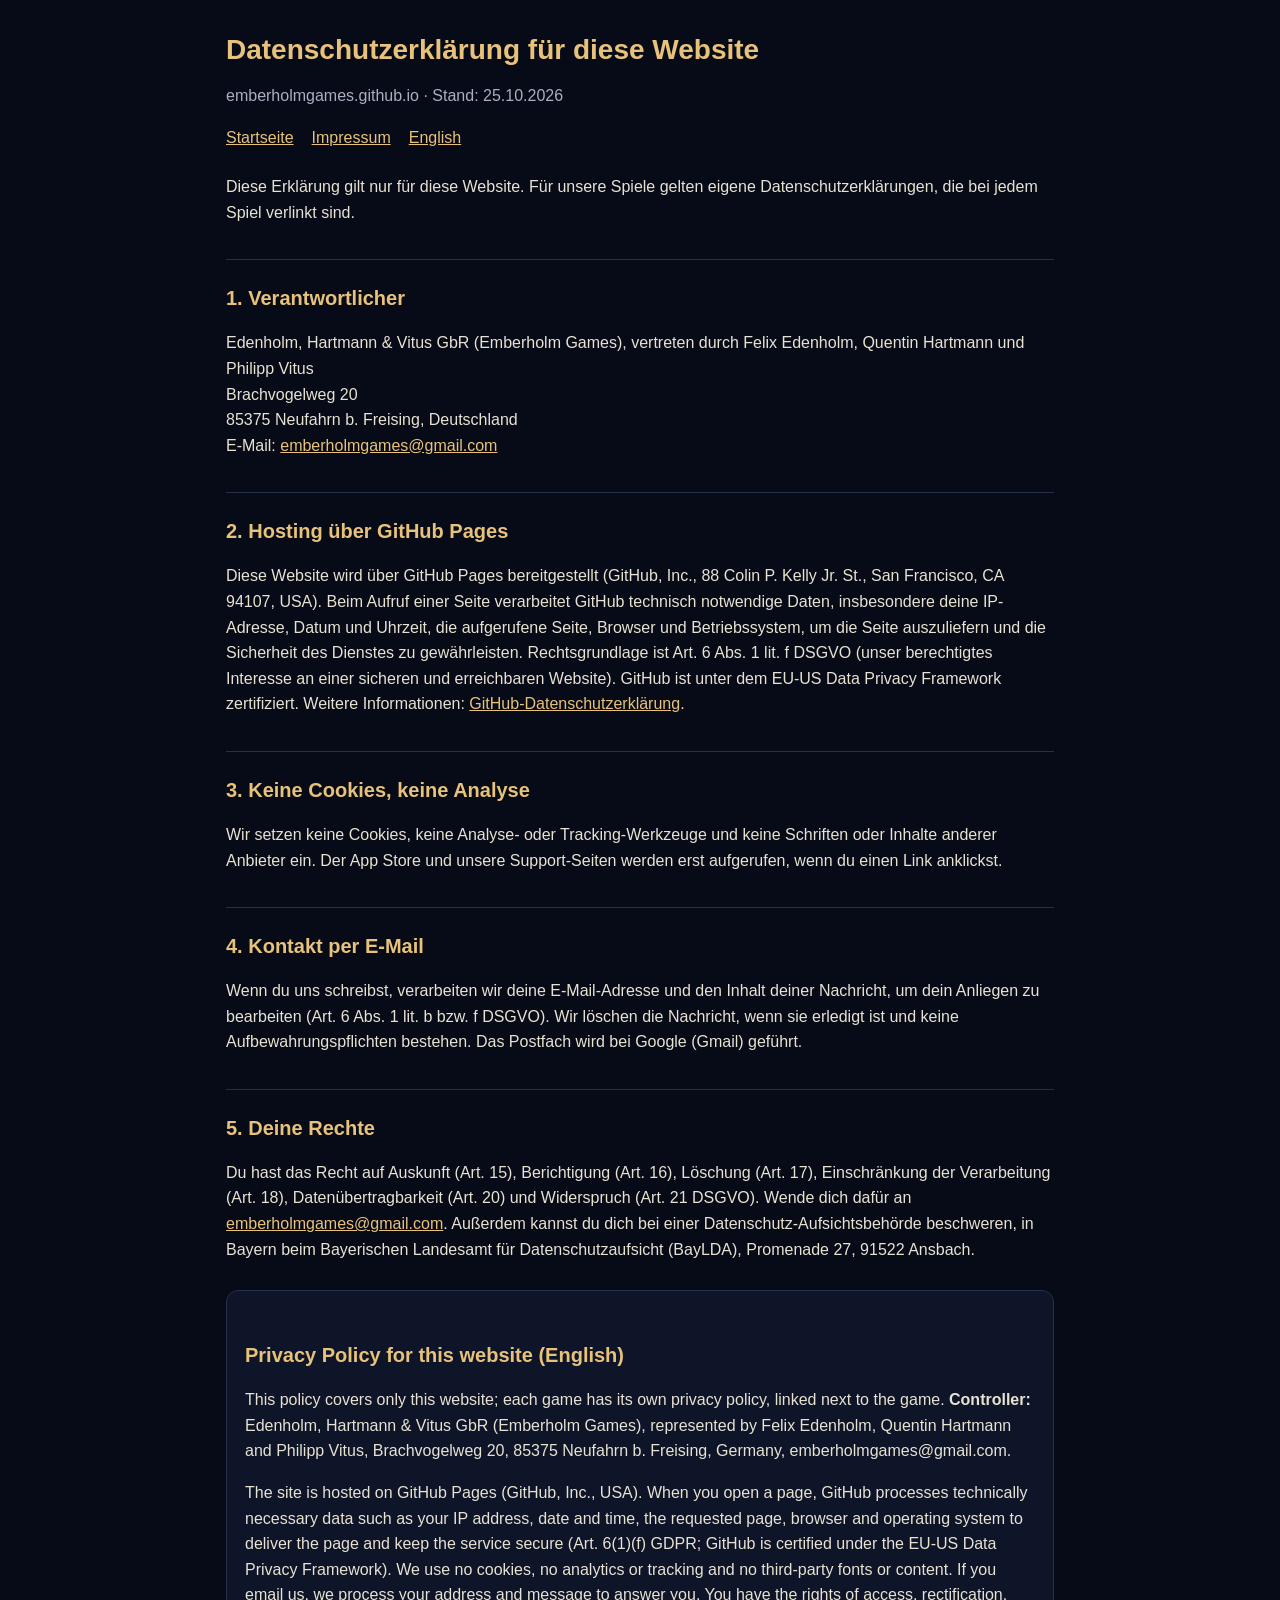
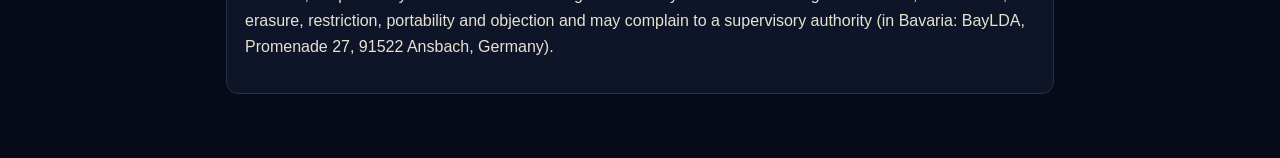
<file: datenschutz.html>
<!DOCTYPE html>
<html lang="de">
<head>
<meta charset="utf-8">
<meta name="viewport" content="width=device-width,initial-scale=1">
<title>Emberholm Games – Datenschutz / Privacy</title>
<link rel="stylesheet" href="stil.css">
</head>
<body>
<main>
<h1>Datenschutzerklärung für diese Website</h1>
<p class="dim">emberholmgames.github.io · Stand: 25.10.2026</p>
<nav><a href="index.html">Startseite</a><a href="impressum.html">Impressum</a><a href="#en">English</a></nav>

<section id="de">
<p>Diese Erklärung gilt nur für diese Website. Für unsere Spiele gelten eigene Datenschutzerklärungen, die bei jedem Spiel verlinkt sind.</p>

<h2>1. Verantwortlicher</h2>
<p>Edenholm, Hartmann &amp; Vitus GbR (Emberholm Games), vertreten durch Felix Edenholm, Quentin Hartmann und Philipp Vitus<br>Brachvogelweg 20<br>85375 Neufahrn b. Freising, Deutschland<br>E-Mail: <a href="mailto:emberholmgames@gmail.com">emberholmgames@gmail.com</a></p>

<h2>2. Hosting über GitHub Pages</h2>
<p>Diese Website wird über GitHub Pages bereitgestellt (GitHub, Inc., 88 Colin P. Kelly Jr. St., San Francisco, CA 94107, USA). Beim Aufruf einer Seite verarbeitet GitHub technisch notwendige Daten, insbesondere deine IP-Adresse, Datum und Uhrzeit, die aufgerufene Seite, Browser und Betriebssystem, um die Seite auszuliefern und die Sicherheit des Dienstes zu gewährleisten. Rechtsgrundlage ist Art. 6 Abs. 1 lit. f DSGVO (unser berechtigtes Interesse an einer sicheren und erreichbaren Website). GitHub ist unter dem EU-US Data Privacy Framework zertifiziert. Weitere Informationen: <a href="https://docs.github.com/de/site-policy/privacy-policies/github-general-privacy-statement">GitHub-Datenschutzerklärung</a>.</p>

<h2>3. Keine Cookies, keine Analyse</h2>
<p>Wir setzen keine Cookies, keine Analyse- oder Tracking-Werkzeuge und keine Schriften oder Inhalte anderer Anbieter ein. Der App Store und unsere Support-Seiten werden erst aufgerufen, wenn du einen Link anklickst.</p>

<h2>4. Kontakt per E-Mail</h2>
<p>Wenn du uns schreibst, verarbeiten wir deine E-Mail-Adresse und den Inhalt deiner Nachricht, um dein Anliegen zu bearbeiten (Art. 6 Abs. 1 lit. b bzw. f DSGVO). Wir löschen die Nachricht, wenn sie erledigt ist und keine Aufbewahrungspflichten bestehen. Das Postfach wird bei Google (Gmail) geführt.</p>

<h2>5. Deine Rechte</h2>
<p>Du hast das Recht auf Auskunft (Art. 15), Berichtigung (Art. 16), Löschung (Art. 17), Einschränkung der Verarbeitung (Art. 18), Datenübertragbarkeit (Art. 20) und Widerspruch (Art. 21 DSGVO). Wende dich dafür an <a href="mailto:emberholmgames@gmail.com">emberholmgames@gmail.com</a>. Außerdem kannst du dich bei einer Datenschutz-Aufsichtsbehörde beschweren, in Bayern beim Bayerischen Landesamt für Datenschutzaufsicht (BayLDA), Promenade 27, 91522 Ansbach.</p>
</section>

<section id="en" class="lang">
<h2>Privacy Policy for this website (English)</h2>
<p>This policy covers only this website; each game has its own privacy policy, linked next to the game. <b>Controller:</b> Edenholm, Hartmann &amp; Vitus GbR (Emberholm Games), represented by Felix Edenholm, Quentin Hartmann and Philipp Vitus, Brachvogelweg 20, 85375 Neufahrn b. Freising, Germany, emberholmgames@gmail.com.</p>
<p>The site is hosted on GitHub Pages (GitHub, Inc., USA). When you open a page, GitHub processes technically necessary data such as your IP address, date and time, the requested page, browser and operating system to deliver the page and keep the service secure (Art. 6(1)(f) GDPR; GitHub is certified under the EU-US Data Privacy Framework). We use no cookies, no analytics or tracking and no third-party fonts or content. If you email us, we process your address and message to answer you. You have the rights of access, rectification, erasure, restriction, portability and objection and may complain to a supervisory authority (in Bavaria: BayLDA, Promenade 27, 91522 Ansbach, Germany).</p>
</section>
</main>
</body>
</html>
</file>
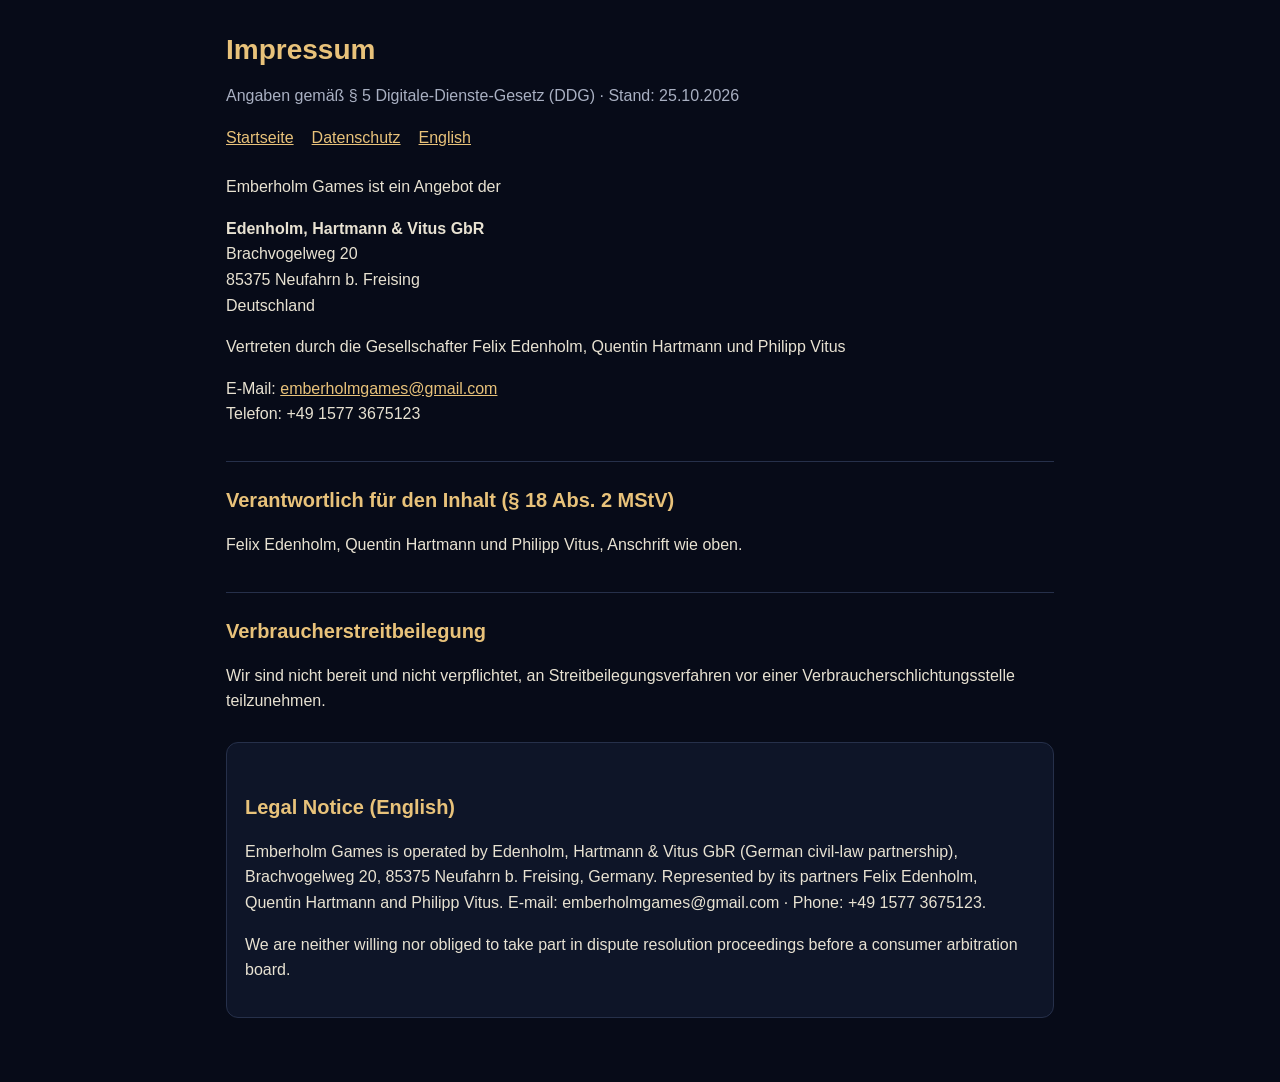
<file: impressum.html>
<!DOCTYPE html>
<html lang="de">
<head>
<meta charset="utf-8">
<meta name="viewport" content="width=device-width,initial-scale=1">
<title>Emberholm Games – Impressum / Legal Notice</title>
<link rel="stylesheet" href="stil.css">
</head>
<body>
<main>
<h1>Impressum</h1>
<p class="dim">Angaben gemäß § 5 Digitale-Dienste-Gesetz (DDG) · Stand: 25.10.2026</p>
<nav><a href="index.html">Startseite</a><a href="datenschutz.html">Datenschutz</a><a href="#en">English</a></nav>

<section id="de">
<p>Emberholm Games ist ein Angebot der</p>
<p><b>Edenholm, Hartmann &amp; Vitus GbR</b><br>Brachvogelweg 20<br>85375 Neufahrn b. Freising<br>Deutschland</p>
<p>Vertreten durch die Gesellschafter Felix Edenholm, Quentin Hartmann und Philipp Vitus</p>
<p>E-Mail: <a href="mailto:emberholmgames@gmail.com">emberholmgames@gmail.com</a><br>Telefon: +49 1577 3675123</p>

<h2>Verantwortlich für den Inhalt (§ 18 Abs. 2 MStV)</h2>
<p>Felix Edenholm, Quentin Hartmann und Philipp Vitus, Anschrift wie oben.</p>

<h2>Verbraucherstreitbeilegung</h2>
<p>Wir sind nicht bereit und nicht verpflichtet, an Streitbeilegungsverfahren vor einer Verbraucherschlichtungsstelle teilzunehmen.</p>
</section>

<section id="en" class="lang">
<h2>Legal Notice (English)</h2>
<p>Emberholm Games is operated by Edenholm, Hartmann &amp; Vitus GbR (German civil-law partnership), Brachvogelweg 20, 85375 Neufahrn b. Freising, Germany. Represented by its partners Felix Edenholm, Quentin Hartmann and Philipp Vitus. E-mail: emberholmgames@gmail.com · Phone: +49 1577 3675123.</p>
<p>We are neither willing nor obliged to take part in dispute resolution proceedings before a consumer arbitration board.</p>
</section>
</main>
</body>
</html>
</file>
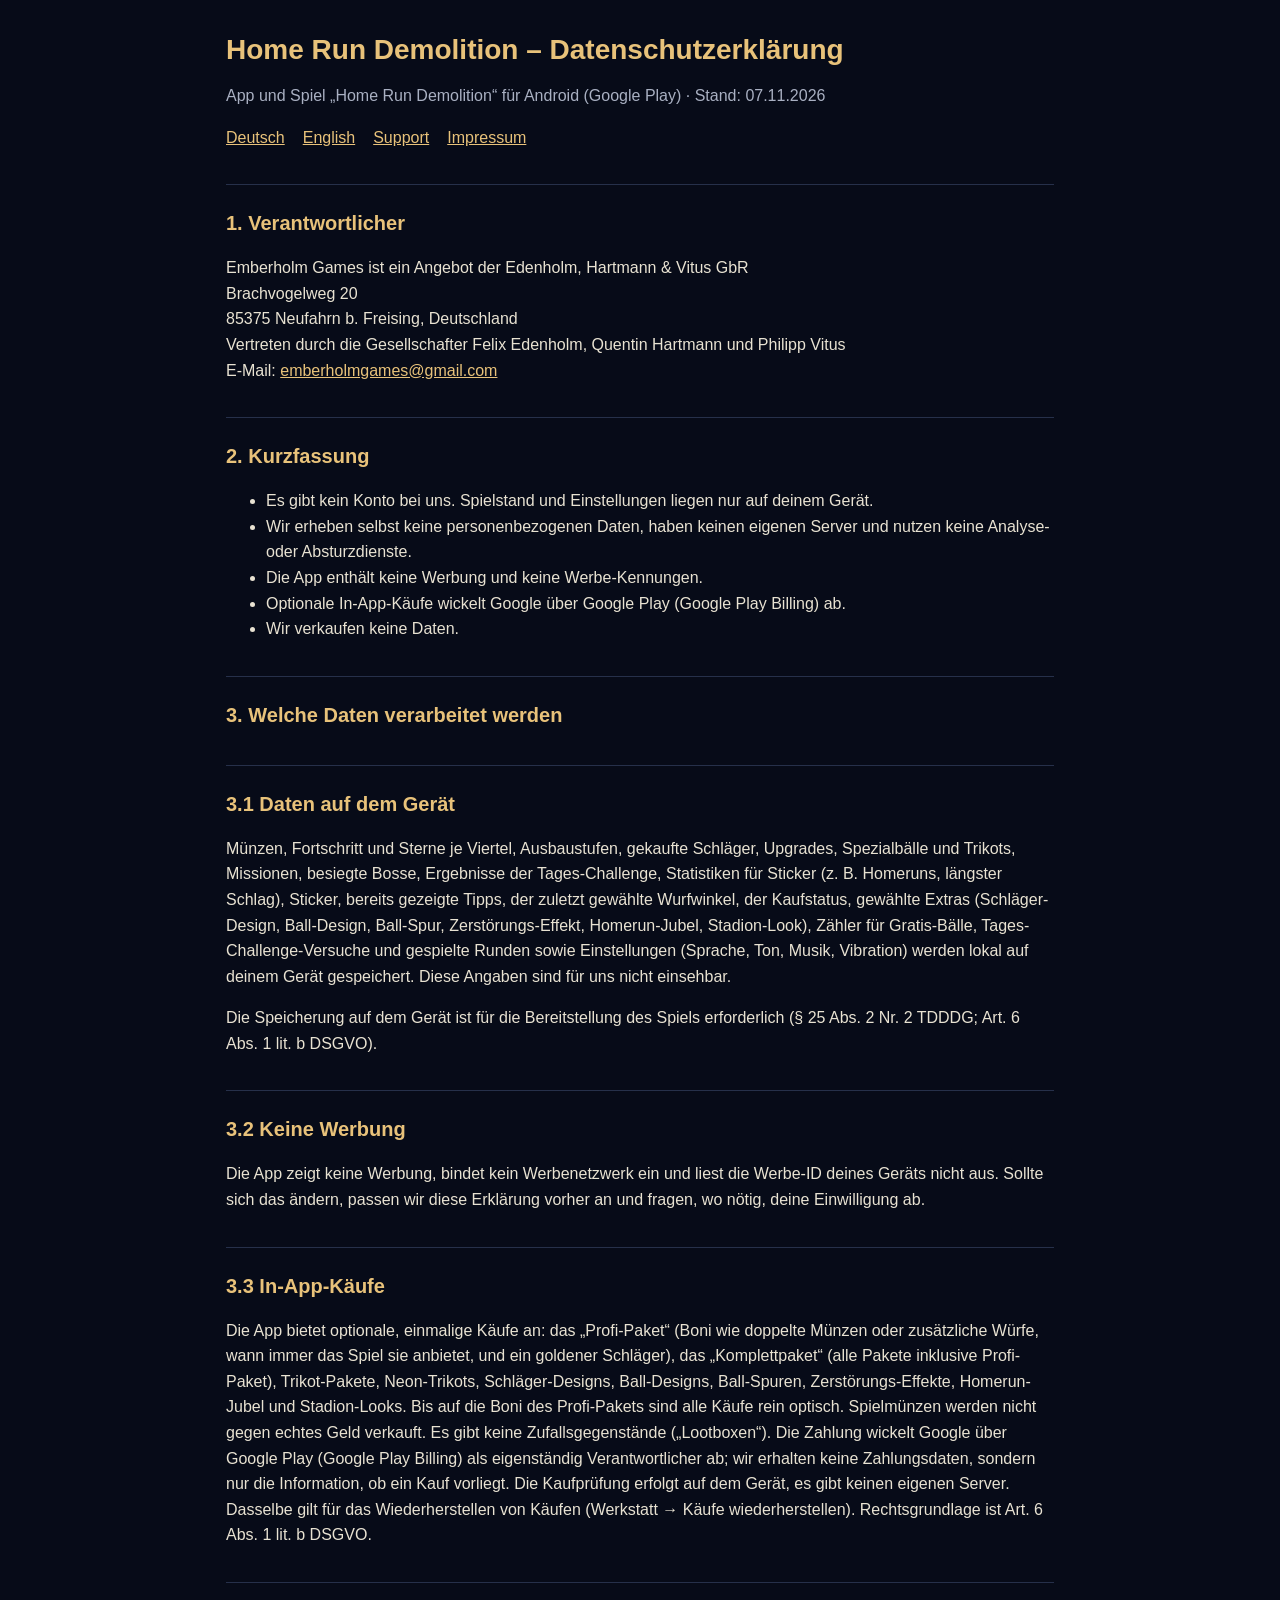
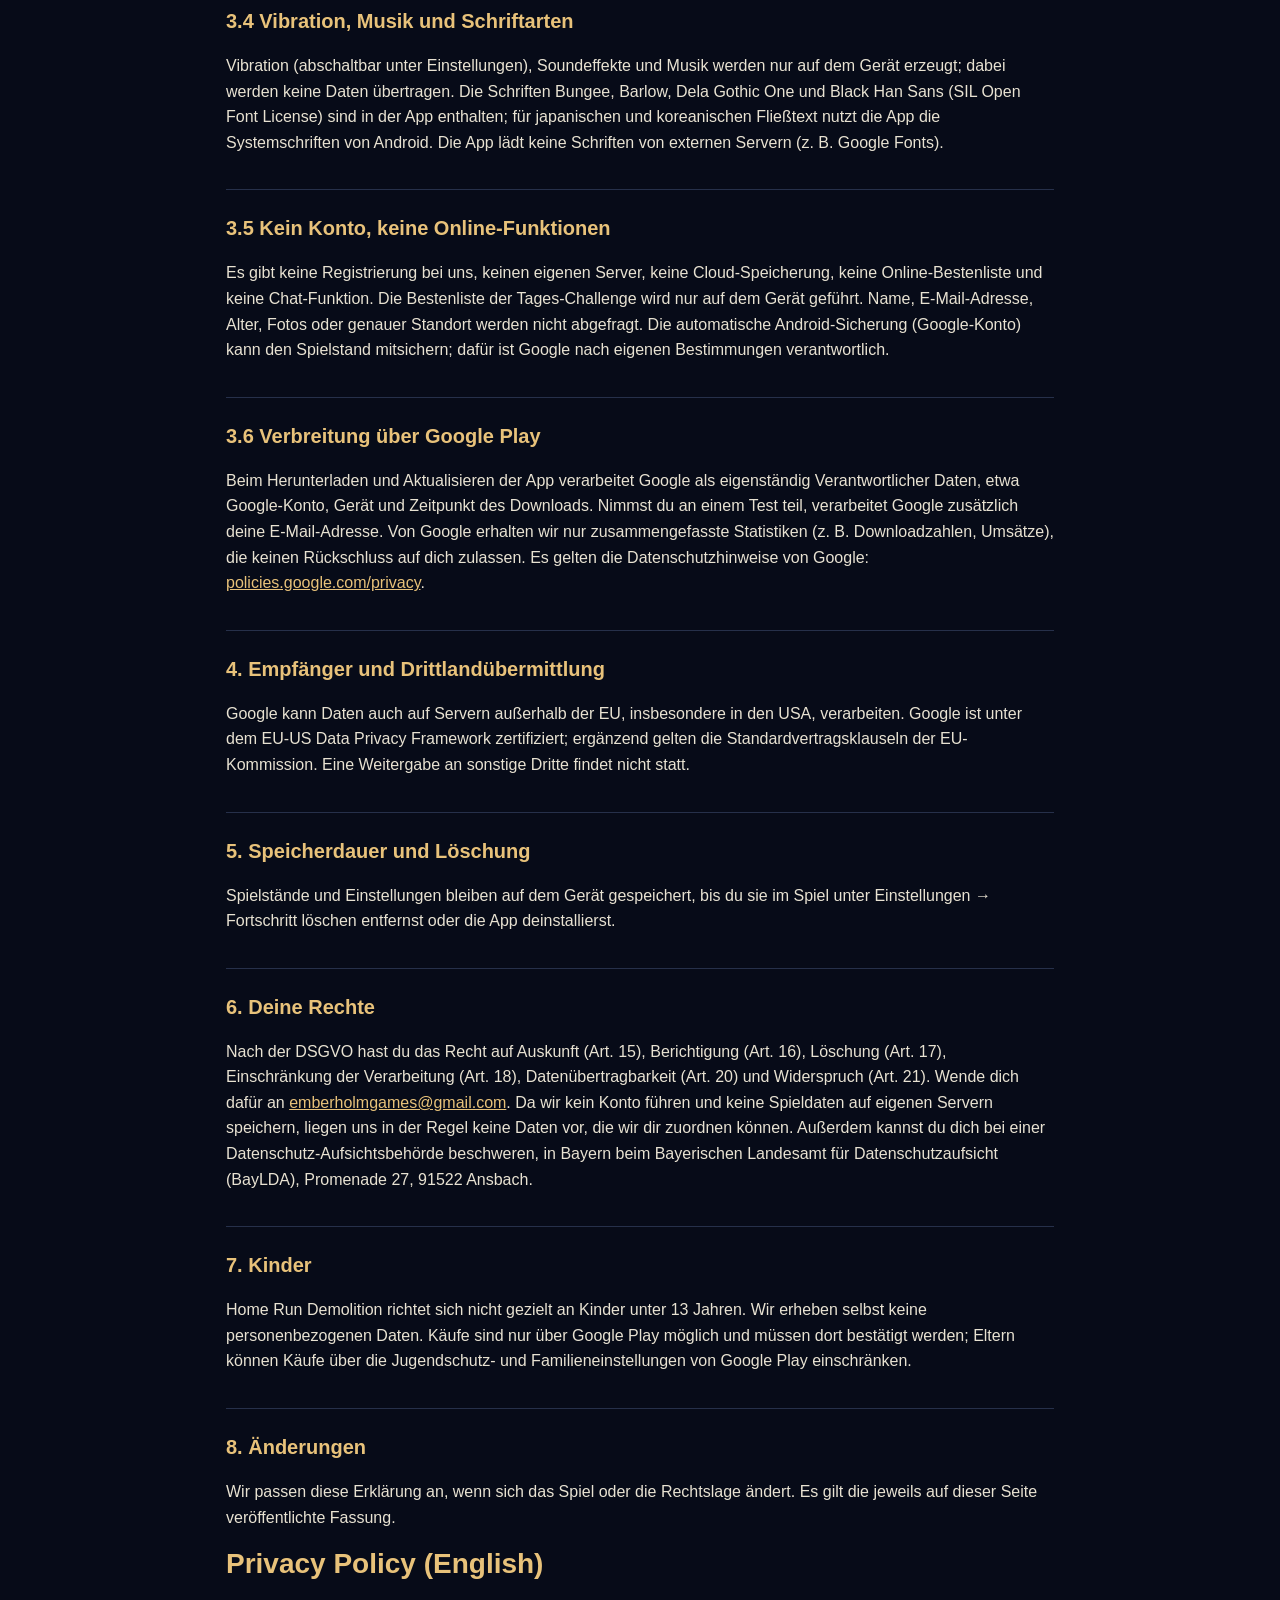
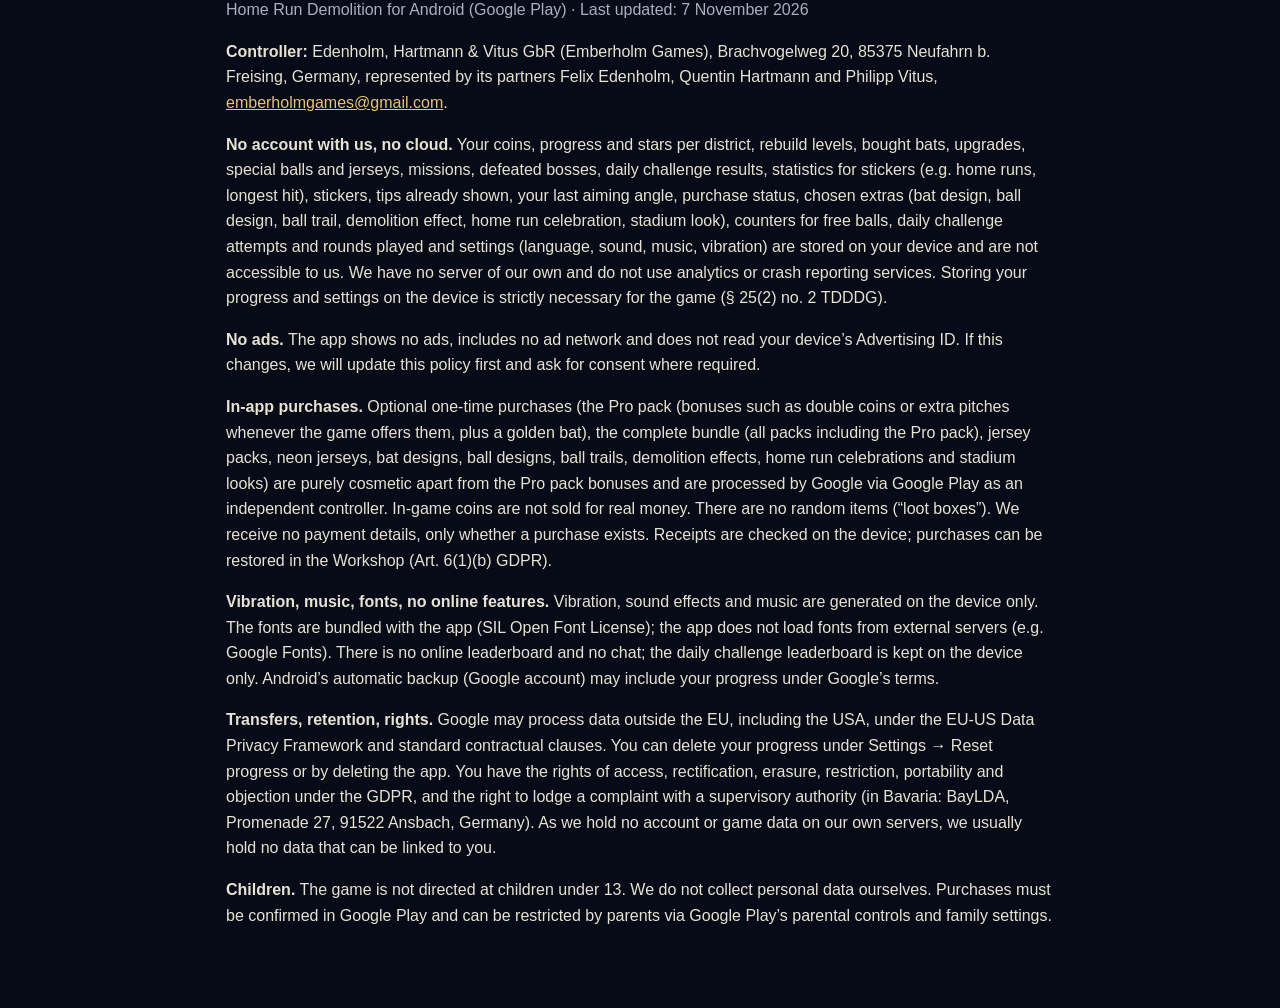
<file: homerundemolition/datenschutz-android.html>
<!DOCTYPE html>
<html lang="de">
<head>
<meta charset="utf-8">
<meta name="viewport" content="width=device-width,initial-scale=1">
<title>Home Run Demolition – Datenschutzerklärung / Privacy Policy</title>
<link rel="stylesheet" href="../stil.css">
</head>
<body>
<main>
<h1>Home Run Demolition – Datenschutzerklärung</h1>
<p class="dim">App und Spiel „Home Run Demolition“ für Android (Google Play) · Stand: 07.11.2026</p>
<nav><a href="#de">Deutsch</a><a href="#en">English</a><a href="support.html">Support</a><a href="../impressum.html">Impressum</a></nav>

<section id="de">
<h2>1. Verantwortlicher</h2>
<p>Emberholm Games ist ein Angebot der Edenholm, Hartmann &amp; Vitus GbR<br>Brachvogelweg 20<br>85375 Neufahrn b. Freising, Deutschland<br>Vertreten durch die Gesellschafter Felix Edenholm, Quentin Hartmann und Philipp Vitus<br>E-Mail: <a href="mailto:emberholmgames@gmail.com">emberholmgames@gmail.com</a></p>

<h2>2. Kurzfassung</h2>
<ul>
  <li>Es gibt kein Konto bei uns. Spielstand und Einstellungen liegen nur auf deinem Gerät.</li>
  <li>Wir erheben selbst keine personenbezogenen Daten, haben keinen eigenen Server und nutzen keine Analyse- oder Absturzdienste.</li>
  <li>Die App enthält keine Werbung und keine Werbe-Kennungen.</li>
  <li>Optionale In-App-Käufe wickelt Google über Google Play (Google Play Billing) ab.</li>
  <li>Wir verkaufen keine Daten.</li>
</ul>

<h2>3. Welche Daten verarbeitet werden</h2>
<h2>3.1 Daten auf dem Gerät</h2>
<p>Münzen, Fortschritt und Sterne je Viertel, Ausbaustufen, gekaufte Schläger, Upgrades, Spezialbälle und Trikots, Missionen, besiegte Bosse, Ergebnisse der Tages-Challenge, Statistiken für Sticker (z. B. Homeruns, längster Schlag), Sticker, bereits gezeigte Tipps, der zuletzt gewählte Wurfwinkel, der Kaufstatus, gewählte Extras (Schläger-Design, Ball-Design, Ball-Spur, Zerstörungs-Effekt, Homerun-Jubel, Stadion-Look), Zähler für Gratis-Bälle, Tages-Challenge-Versuche und gespielte Runden sowie Einstellungen (Sprache, Ton, Musik, Vibration) werden lokal auf deinem Gerät gespeichert. Diese Angaben sind für uns nicht einsehbar.</p>
<p>Die Speicherung auf dem Gerät ist für die Bereitstellung des Spiels erforderlich (§ 25 Abs. 2 Nr. 2 TDDDG; Art. 6 Abs. 1 lit. b DSGVO).</p>

<h2>3.2 Keine Werbung</h2>
<p>Die App zeigt keine Werbung, bindet kein Werbenetzwerk ein und liest die Werbe-ID deines Geräts nicht aus. Sollte sich das ändern, passen wir diese Erklärung vorher an und fragen, wo nötig, deine Einwilligung ab.</p>

<h2>3.3 In-App-Käufe</h2>
<p>Die App bietet optionale, einmalige Käufe an: das „Profi-Paket“ (Boni wie doppelte Münzen oder zusätzliche Würfe, wann immer das Spiel sie anbietet, und ein goldener Schläger), das „Komplettpaket“ (alle Pakete inklusive Profi-Paket), Trikot-Pakete, Neon-Trikots, Schläger-Designs, Ball-Designs, Ball-Spuren, Zerstörungs-Effekte, Homerun-Jubel und Stadion-Looks. Bis auf die Boni des Profi-Pakets sind alle Käufe rein optisch. Spielmünzen werden nicht gegen echtes Geld verkauft. Es gibt keine Zufallsgegenstände („Lootboxen“). Die Zahlung wickelt Google über Google Play (Google Play Billing) als eigenständig Verantwortlicher ab; wir erhalten keine Zahlungsdaten, sondern nur die Information, ob ein Kauf vorliegt. Die Kaufprüfung erfolgt auf dem Gerät, es gibt keinen eigenen Server. Dasselbe gilt für das Wiederherstellen von Käufen (Werkstatt → Käufe wiederherstellen). Rechtsgrundlage ist Art. 6 Abs. 1 lit. b DSGVO.</p>

<h2>3.4 Vibration, Musik und Schriftarten</h2>
<p>Vibration (abschaltbar unter Einstellungen), Soundeffekte und Musik werden nur auf dem Gerät erzeugt; dabei werden keine Daten übertragen. Die Schriften Bungee, Barlow, Dela Gothic One und Black Han Sans (SIL Open Font License) sind in der App enthalten; für japanischen und koreanischen Fließtext nutzt die App die Systemschriften von Android. Die App lädt keine Schriften von externen Servern (z.&nbsp;B. Google Fonts).</p>

<h2>3.5 Kein Konto, keine Online-Funktionen</h2>
<p>Es gibt keine Registrierung bei uns, keinen eigenen Server, keine Cloud-Speicherung, keine Online-Bestenliste und keine Chat-Funktion. Die Bestenliste der Tages-Challenge wird nur auf dem Gerät geführt. Name, E-Mail-Adresse, Alter, Fotos oder genauer Standort werden nicht abgefragt. Die automatische Android-Sicherung (Google-Konto) kann den Spielstand mitsichern; dafür ist Google nach eigenen Bestimmungen verantwortlich.</p>

<h2>3.6 Verbreitung über Google Play</h2>
<p>Beim Herunterladen und Aktualisieren der App verarbeitet Google als eigenständig Verantwortlicher Daten, etwa Google-Konto, Gerät und Zeitpunkt des Downloads. Nimmst du an einem Test teil, verarbeitet Google zusätzlich deine E-Mail-Adresse. Von Google erhalten wir nur zusammengefasste Statistiken (z. B. Downloadzahlen, Umsätze), die keinen Rückschluss auf dich zulassen. Es gelten die Datenschutzhinweise von Google: <a href="https://policies.google.com/privacy">policies.google.com/privacy</a>.</p>

<h2>4. Empfänger und Drittlandübermittlung</h2>
<p>Google kann Daten auch auf Servern außerhalb der EU, insbesondere in den USA, verarbeiten. Google ist unter dem EU-US Data Privacy Framework zertifiziert; ergänzend gelten die Standardvertragsklauseln der EU-Kommission. Eine Weitergabe an sonstige Dritte findet nicht statt.</p>

<h2>5. Speicherdauer und Löschung</h2>
<p>Spielstände und Einstellungen bleiben auf dem Gerät gespeichert, bis du sie im Spiel unter Einstellungen → Fortschritt löschen entfernst oder die App deinstallierst.</p>

<h2>6. Deine Rechte</h2>
<p>Nach der DSGVO hast du das Recht auf Auskunft (Art. 15), Berichtigung (Art. 16), Löschung (Art. 17), Einschränkung der Verarbeitung (Art. 18), Datenübertragbarkeit (Art. 20) und Widerspruch (Art. 21). Wende dich dafür an <a href="mailto:emberholmgames@gmail.com">emberholmgames@gmail.com</a>. Da wir kein Konto führen und keine Spieldaten auf eigenen Servern speichern, liegen uns in der Regel keine Daten vor, die wir dir zuordnen können. Außerdem kannst du dich bei einer Datenschutz-Aufsichtsbehörde beschweren, in Bayern beim Bayerischen Landesamt für Datenschutzaufsicht (BayLDA), Promenade 27, 91522 Ansbach.</p>

<h2>7. Kinder</h2>
<p>Home Run Demolition richtet sich nicht gezielt an Kinder unter 13 Jahren. Wir erheben selbst keine personenbezogenen Daten. Käufe sind nur über Google Play möglich und müssen dort bestätigt werden; Eltern können Käufe über die Jugendschutz- und Familieneinstellungen von Google Play einschränken.</p>

<h2>8. Änderungen</h2>
<p>Wir passen diese Erklärung an, wenn sich das Spiel oder die Rechtslage ändert. Es gilt die jeweils auf dieser Seite veröffentlichte Fassung.</p>
</section>

<section id="en">
<h1>Privacy Policy (English)</h1>
<p class="dim">Home Run Demolition for Android (Google Play) · Last updated: 7 November 2026</p>
<p><b>Controller:</b> Edenholm, Hartmann &amp; Vitus GbR (Emberholm Games), Brachvogelweg 20, 85375 Neufahrn b. Freising, Germany, represented by its partners Felix Edenholm, Quentin Hartmann and Philipp Vitus, <a href="mailto:emberholmgames@gmail.com">emberholmgames@gmail.com</a>.</p>
<p><b>No account with us, no cloud.</b> Your coins, progress and stars per district, rebuild levels, bought bats, upgrades, special balls and jerseys, missions, defeated bosses, daily challenge results, statistics for stickers (e.g. home runs, longest hit), stickers, tips already shown, your last aiming angle, purchase status, chosen extras (bat design, ball design, ball trail, demolition effect, home run celebration, stadium look), counters for free balls, daily challenge attempts and rounds played and settings (language, sound, music, vibration) are stored on your device and are not accessible to us. We have no server of our own and do not use analytics or crash reporting services. Storing your progress and settings on the device is strictly necessary for the game (§ 25(2) no. 2 TDDDG).</p>
<p><b>No ads.</b> The app shows no ads, includes no ad network and does not read your device’s Advertising ID. If this changes, we will update this policy first and ask for consent where required.</p>
<p><b>In-app purchases.</b> Optional one-time purchases (the Pro pack (bonuses such as double coins or extra pitches whenever the game offers them, plus a golden bat), the complete bundle (all packs including the Pro pack), jersey packs, neon jerseys, bat designs, ball designs, ball trails, demolition effects, home run celebrations and stadium looks) are purely cosmetic apart from the Pro pack bonuses and are processed by Google via Google Play as an independent controller. In-game coins are not sold for real money. There are no random items (“loot boxes”). We receive no payment details, only whether a purchase exists. Receipts are checked on the device; purchases can be restored in the Workshop (Art. 6(1)(b) GDPR).</p>
<p><b>Vibration, music, fonts, no online features.</b> Vibration, sound effects and music are generated on the device only. The fonts are bundled with the app (SIL Open Font License); the app does not load fonts from external servers (e.g. Google Fonts). There is no online leaderboard and no chat; the daily challenge leaderboard is kept on the device only. Android’s automatic backup (Google account) may include your progress under Google’s terms.</p>
<p><b>Transfers, retention, rights.</b> Google may process data outside the EU, including the USA, under the EU-US Data Privacy Framework and standard contractual clauses. You can delete your progress under Settings → Reset progress or by deleting the app. You have the rights of access, rectification, erasure, restriction, portability and objection under the GDPR, and the right to lodge a complaint with a supervisory authority (in Bavaria: BayLDA, Promenade 27, 91522 Ansbach, Germany). As we hold no account or game data on our own servers, we usually hold no data that can be linked to you.</p>
<p><b>Children.</b> The game is not directed at children under 13. We do not collect personal data ourselves. Purchases must be confirmed in Google Play and can be restricted by parents via Google Play’s parental controls and family settings.</p>
</section>
</main>
</body>
</html>
</file>
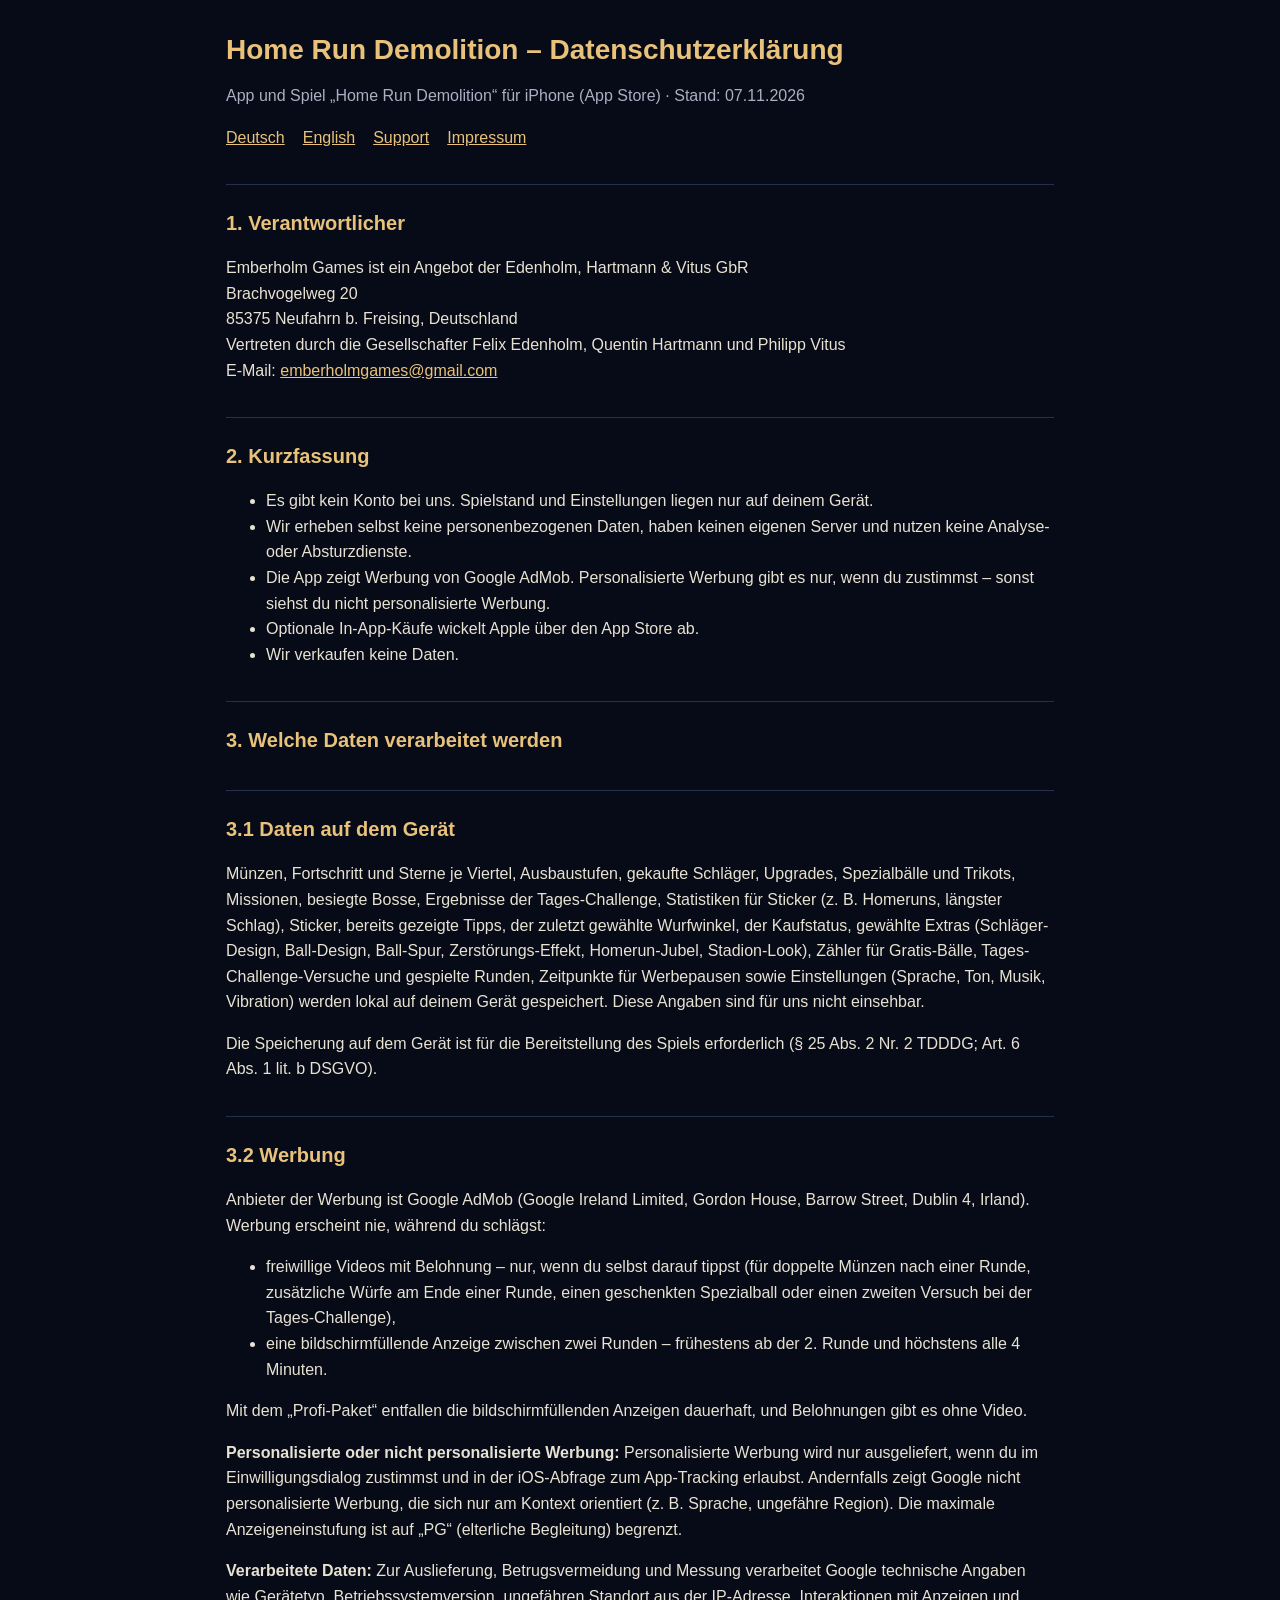
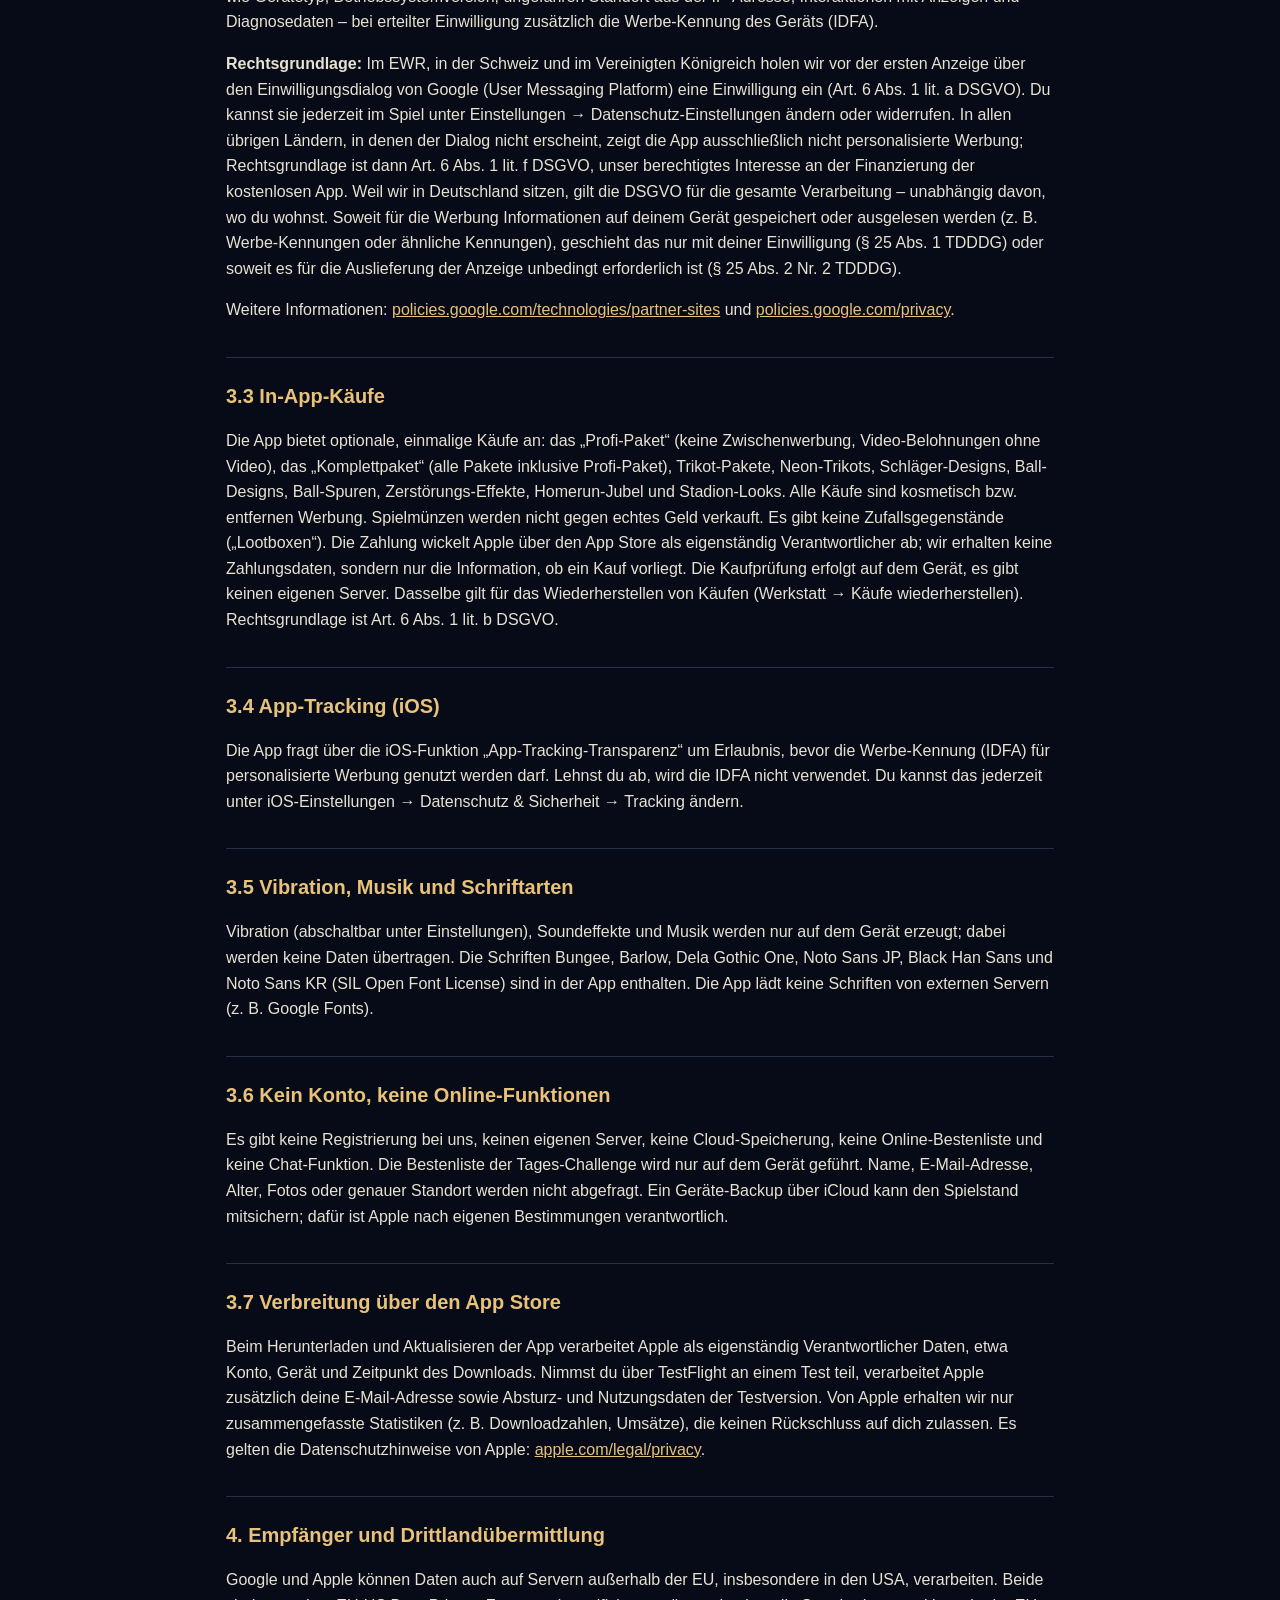
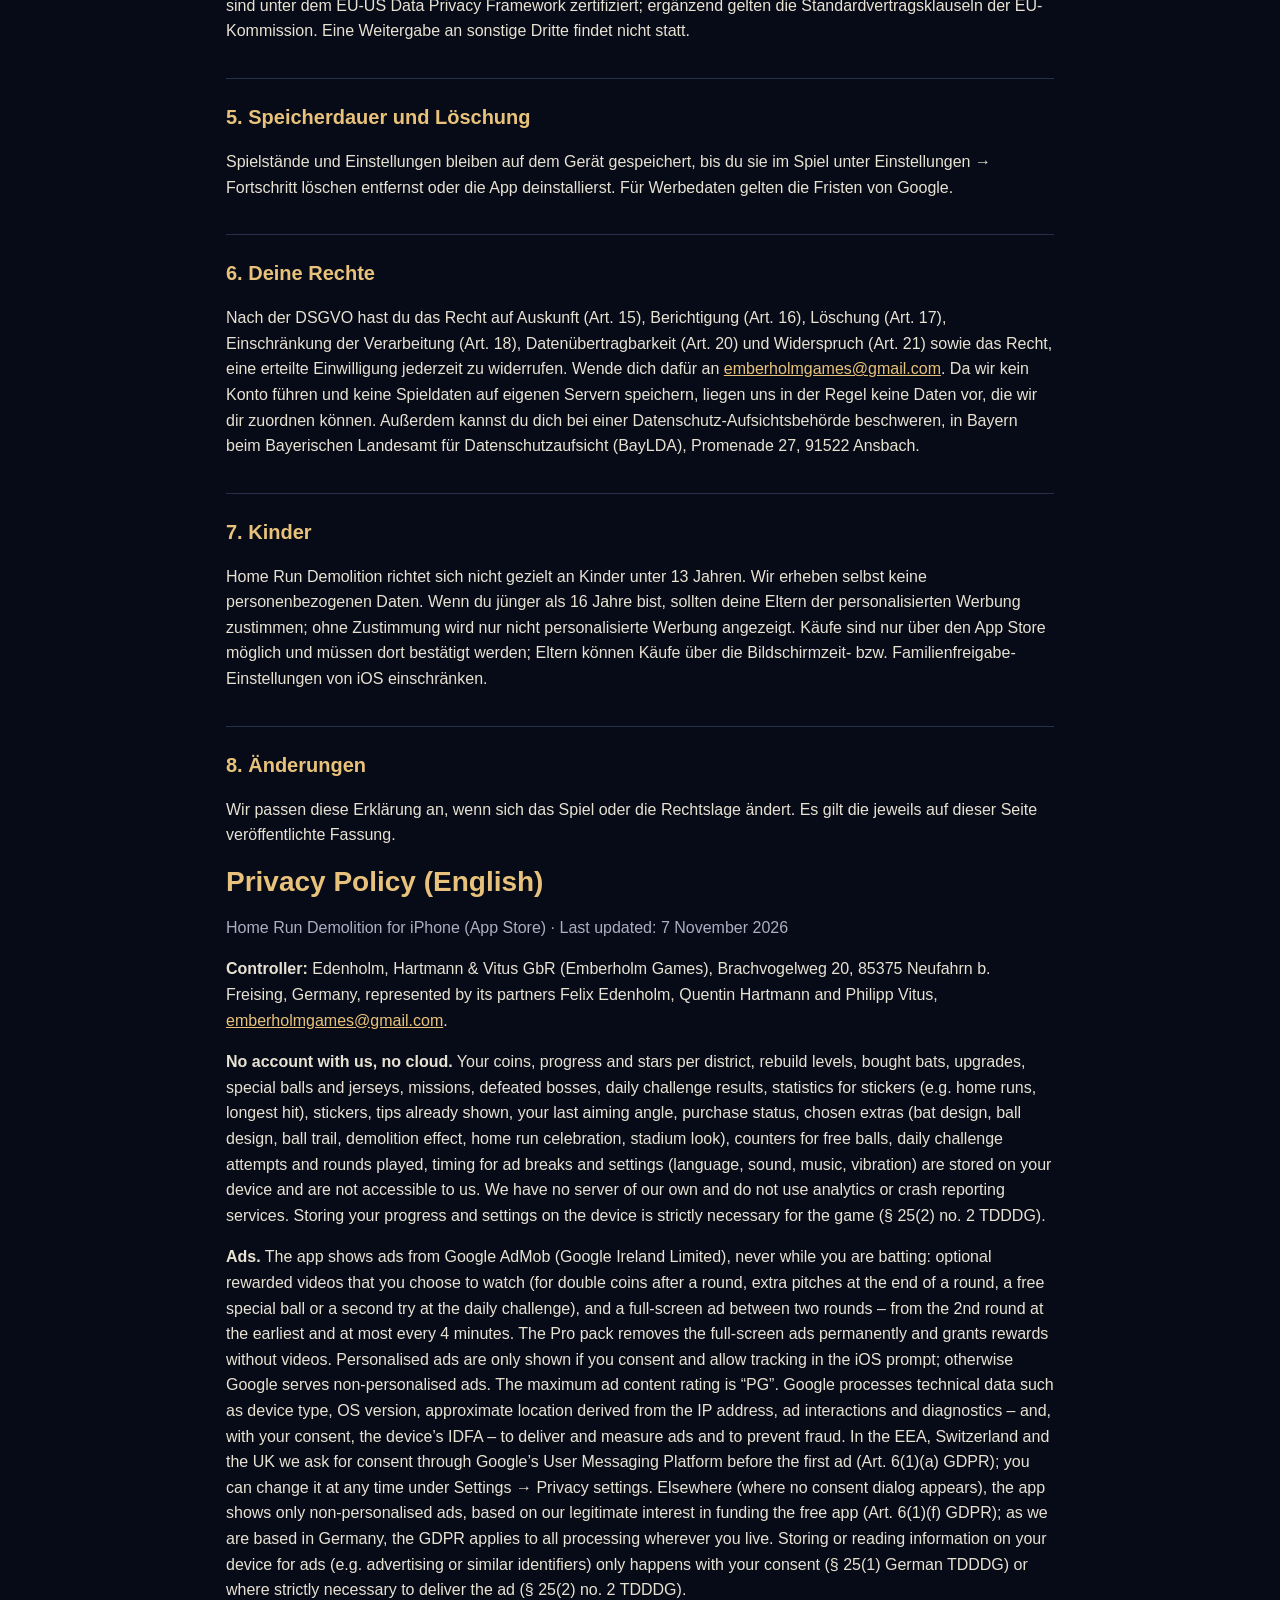
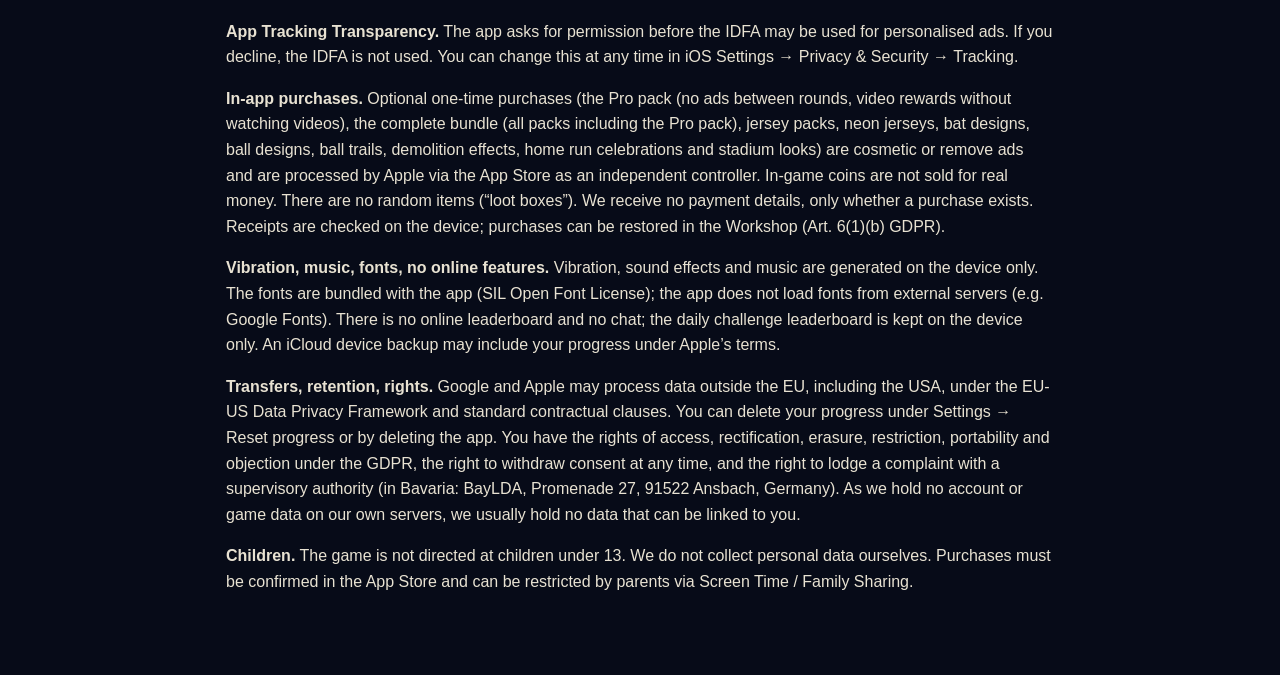
<file: homerundemolition/datenschutz-ios.html>
<!DOCTYPE html>
<html lang="de">
<head>
<meta charset="utf-8">
<meta name="viewport" content="width=device-width,initial-scale=1">
<title>Home Run Demolition – Datenschutzerklärung / Privacy Policy</title>
<link rel="stylesheet" href="../stil.css">
</head>
<body>
<main>
<h1>Home Run Demolition – Datenschutzerklärung</h1>
<p class="dim">App und Spiel „Home Run Demolition“ für iPhone (App Store) · Stand: 07.11.2026</p>
<nav><a href="#de">Deutsch</a><a href="#en">English</a><a href="support.html">Support</a><a href="../impressum.html">Impressum</a></nav>

<section id="de">
<h2>1. Verantwortlicher</h2>
<p>Emberholm Games ist ein Angebot der Edenholm, Hartmann &amp; Vitus GbR<br>Brachvogelweg 20<br>85375 Neufahrn b. Freising, Deutschland<br>Vertreten durch die Gesellschafter Felix Edenholm, Quentin Hartmann und Philipp Vitus<br>E-Mail: <a href="mailto:emberholmgames@gmail.com">emberholmgames@gmail.com</a></p>

<h2>2. Kurzfassung</h2>
<ul>
  <li>Es gibt kein Konto bei uns. Spielstand und Einstellungen liegen nur auf deinem Gerät.</li>
  <li>Wir erheben selbst keine personenbezogenen Daten, haben keinen eigenen Server und nutzen keine Analyse- oder Absturzdienste.</li>
  <li>Die App zeigt Werbung von Google AdMob. Personalisierte Werbung gibt es nur, wenn du zustimmst – sonst siehst du nicht personalisierte Werbung.</li>
  <li>Optionale In-App-Käufe wickelt Apple über den App Store ab.</li>
  <li>Wir verkaufen keine Daten.</li>
</ul>

<h2>3. Welche Daten verarbeitet werden</h2>
<h2>3.1 Daten auf dem Gerät</h2>
<p>Münzen, Fortschritt und Sterne je Viertel, Ausbaustufen, gekaufte Schläger, Upgrades, Spezialbälle und Trikots, Missionen, besiegte Bosse, Ergebnisse der Tages-Challenge, Statistiken für Sticker (z. B. Homeruns, längster Schlag), Sticker, bereits gezeigte Tipps, der zuletzt gewählte Wurfwinkel, der Kaufstatus, gewählte Extras (Schläger-Design, Ball-Design, Ball-Spur, Zerstörungs-Effekt, Homerun-Jubel, Stadion-Look), Zähler für Gratis-Bälle, Tages-Challenge-Versuche und gespielte Runden, Zeitpunkte für Werbepausen sowie Einstellungen (Sprache, Ton, Musik, Vibration) werden lokal auf deinem Gerät gespeichert. Diese Angaben sind für uns nicht einsehbar.</p>
<p>Die Speicherung auf dem Gerät ist für die Bereitstellung des Spiels erforderlich (§ 25 Abs. 2 Nr. 2 TDDDG; Art. 6 Abs. 1 lit. b DSGVO).</p>

<h2>3.2 Werbung</h2>
<p>Anbieter der Werbung ist Google AdMob (Google Ireland Limited, Gordon House, Barrow Street, Dublin 4, Irland). Werbung erscheint nie, während du schlägst:</p>
<ul>
  <li>freiwillige Videos mit Belohnung – nur, wenn du selbst darauf tippst (für doppelte Münzen nach einer Runde, zusätzliche Würfe am Ende einer Runde, einen geschenkten Spezialball oder einen zweiten Versuch bei der Tages-Challenge),</li>
  <li>eine bildschirmfüllende Anzeige zwischen zwei Runden – frühestens ab der 2. Runde und höchstens alle 4 Minuten.</li>
</ul>
<p>Mit dem „Profi-Paket“ entfallen die bildschirmfüllenden Anzeigen dauerhaft, und Belohnungen gibt es ohne Video.</p>
<p><b>Personalisierte oder nicht personalisierte Werbung:</b> Personalisierte Werbung wird nur ausgeliefert, wenn du im Einwilligungsdialog zustimmst und in der iOS-Abfrage zum App-Tracking erlaubst. Andernfalls zeigt Google nicht personalisierte Werbung, die sich nur am Kontext orientiert (z. B. Sprache, ungefähre Region). Die maximale Anzeigeneinstufung ist auf „PG“ (elterliche Begleitung) begrenzt.</p>
<p><b>Verarbeitete Daten:</b> Zur Auslieferung, Betrugsvermeidung und Messung verarbeitet Google technische Angaben wie Gerätetyp, Betriebssystemversion, ungefähren Standort aus der IP-Adresse, Interaktionen mit Anzeigen und Diagnosedaten – bei erteilter Einwilligung zusätzlich die Werbe-Kennung des Geräts (IDFA).</p>
<p><b>Rechtsgrundlage:</b> Im EWR, in der Schweiz und im Vereinigten Königreich holen wir vor der ersten Anzeige über den Einwilligungsdialog von Google (User Messaging Platform) eine Einwilligung ein (Art. 6 Abs. 1 lit. a DSGVO). Du kannst sie jederzeit im Spiel unter Einstellungen → Datenschutz-Einstellungen ändern oder widerrufen. In allen übrigen Ländern, in denen der Dialog nicht erscheint, zeigt die App ausschließlich nicht personalisierte Werbung; Rechtsgrundlage ist dann Art. 6 Abs. 1 lit. f DSGVO, unser berechtigtes Interesse an der Finanzierung der kostenlosen App. Weil wir in Deutschland sitzen, gilt die DSGVO für die gesamte Verarbeitung – unabhängig davon, wo du wohnst. Soweit für die Werbung Informationen auf deinem Gerät gespeichert oder ausgelesen werden (z. B. Werbe-Kennungen oder ähnliche Kennungen), geschieht das nur mit deiner Einwilligung (§ 25 Abs. 1 TDDDG) oder soweit es für die Auslieferung der Anzeige unbedingt erforderlich ist (§ 25 Abs. 2 Nr. 2 TDDDG).</p>
<p>Weitere Informationen: <a href="https://policies.google.com/technologies/partner-sites">policies.google.com/technologies/partner-sites</a> und <a href="https://policies.google.com/privacy">policies.google.com/privacy</a>.</p>

<h2>3.3 In-App-Käufe</h2>
<p>Die App bietet optionale, einmalige Käufe an: das „Profi-Paket“ (keine Zwischenwerbung, Video-Belohnungen ohne Video), das „Komplettpaket“ (alle Pakete inklusive Profi-Paket), Trikot-Pakete, Neon-Trikots, Schläger-Designs, Ball-Designs, Ball-Spuren, Zerstörungs-Effekte, Homerun-Jubel und Stadion-Looks. Alle Käufe sind kosmetisch bzw. entfernen Werbung. Spielmünzen werden nicht gegen echtes Geld verkauft. Es gibt keine Zufallsgegenstände („Lootboxen“). Die Zahlung wickelt Apple über den App Store als eigenständig Verantwortlicher ab; wir erhalten keine Zahlungsdaten, sondern nur die Information, ob ein Kauf vorliegt. Die Kaufprüfung erfolgt auf dem Gerät, es gibt keinen eigenen Server. Dasselbe gilt für das Wiederherstellen von Käufen (Werkstatt → Käufe wiederherstellen). Rechtsgrundlage ist Art. 6 Abs. 1 lit. b DSGVO.</p>

<h2>3.4 App-Tracking (iOS)</h2>
<p>Die App fragt über die iOS-Funktion „App-Tracking-Transparenz“ um Erlaubnis, bevor die Werbe-Kennung (IDFA) für personalisierte Werbung genutzt werden darf. Lehnst du ab, wird die IDFA nicht verwendet. Du kannst das jederzeit unter iOS-Einstellungen → Datenschutz &amp; Sicherheit → Tracking ändern.</p>

<h2>3.5 Vibration, Musik und Schriftarten</h2>
<p>Vibration (abschaltbar unter Einstellungen), Soundeffekte und Musik werden nur auf dem Gerät erzeugt; dabei werden keine Daten übertragen. Die Schriften Bungee, Barlow, Dela Gothic One, Noto Sans JP, Black Han Sans und Noto Sans KR (SIL Open Font License) sind in der App enthalten. Die App lädt keine Schriften von externen Servern (z.&nbsp;B. Google Fonts).</p>

<h2>3.6 Kein Konto, keine Online-Funktionen</h2>
<p>Es gibt keine Registrierung bei uns, keinen eigenen Server, keine Cloud-Speicherung, keine Online-Bestenliste und keine Chat-Funktion. Die Bestenliste der Tages-Challenge wird nur auf dem Gerät geführt. Name, E-Mail-Adresse, Alter, Fotos oder genauer Standort werden nicht abgefragt. Ein Geräte-Backup über iCloud kann den Spielstand mitsichern; dafür ist Apple nach eigenen Bestimmungen verantwortlich.</p>

<h2>3.7 Verbreitung über den App Store</h2>
<p>Beim Herunterladen und Aktualisieren der App verarbeitet Apple als eigenständig Verantwortlicher Daten, etwa Konto, Gerät und Zeitpunkt des Downloads. Nimmst du über TestFlight an einem Test teil, verarbeitet Apple zusätzlich deine E-Mail-Adresse sowie Absturz- und Nutzungsdaten der Testversion. Von Apple erhalten wir nur zusammengefasste Statistiken (z. B. Downloadzahlen, Umsätze), die keinen Rückschluss auf dich zulassen. Es gelten die Datenschutzhinweise von Apple: <a href="https://www.apple.com/legal/privacy/">apple.com/legal/privacy</a>.</p>

<h2>4. Empfänger und Drittlandübermittlung</h2>
<p>Google und Apple können Daten auch auf Servern außerhalb der EU, insbesondere in den USA, verarbeiten. Beide sind unter dem EU-US Data Privacy Framework zertifiziert; ergänzend gelten die Standardvertragsklauseln der EU-Kommission. Eine Weitergabe an sonstige Dritte findet nicht statt.</p>

<h2>5. Speicherdauer und Löschung</h2>
<p>Spielstände und Einstellungen bleiben auf dem Gerät gespeichert, bis du sie im Spiel unter Einstellungen → Fortschritt löschen entfernst oder die App deinstallierst. Für Werbedaten gelten die Fristen von Google.</p>

<h2>6. Deine Rechte</h2>
<p>Nach der DSGVO hast du das Recht auf Auskunft (Art. 15), Berichtigung (Art. 16), Löschung (Art. 17), Einschränkung der Verarbeitung (Art. 18), Datenübertragbarkeit (Art. 20) und Widerspruch (Art. 21) sowie das Recht, eine erteilte Einwilligung jederzeit zu widerrufen. Wende dich dafür an <a href="mailto:emberholmgames@gmail.com">emberholmgames@gmail.com</a>. Da wir kein Konto führen und keine Spieldaten auf eigenen Servern speichern, liegen uns in der Regel keine Daten vor, die wir dir zuordnen können. Außerdem kannst du dich bei einer Datenschutz-Aufsichtsbehörde beschweren, in Bayern beim Bayerischen Landesamt für Datenschutzaufsicht (BayLDA), Promenade 27, 91522 Ansbach.</p>

<h2>7. Kinder</h2>
<p>Home Run Demolition richtet sich nicht gezielt an Kinder unter 13 Jahren. Wir erheben selbst keine personenbezogenen Daten. Wenn du jünger als 16 Jahre bist, sollten deine Eltern der personalisierten Werbung zustimmen; ohne Zustimmung wird nur nicht personalisierte Werbung angezeigt. Käufe sind nur über den App Store möglich und müssen dort bestätigt werden; Eltern können Käufe über die Bildschirmzeit- bzw. Familienfreigabe-Einstellungen von iOS einschränken.</p>

<h2>8. Änderungen</h2>
<p>Wir passen diese Erklärung an, wenn sich das Spiel oder die Rechtslage ändert. Es gilt die jeweils auf dieser Seite veröffentlichte Fassung.</p>
</section>

<section id="en">
<h1>Privacy Policy (English)</h1>
<p class="dim">Home Run Demolition for iPhone (App Store) · Last updated: 7 November 2026</p>
<p><b>Controller:</b> Edenholm, Hartmann &amp; Vitus GbR (Emberholm Games), Brachvogelweg 20, 85375 Neufahrn b. Freising, Germany, represented by its partners Felix Edenholm, Quentin Hartmann and Philipp Vitus, <a href="mailto:emberholmgames@gmail.com">emberholmgames@gmail.com</a>.</p>
<p><b>No account with us, no cloud.</b> Your coins, progress and stars per district, rebuild levels, bought bats, upgrades, special balls and jerseys, missions, defeated bosses, daily challenge results, statistics for stickers (e.g. home runs, longest hit), stickers, tips already shown, your last aiming angle, purchase status, chosen extras (bat design, ball design, ball trail, demolition effect, home run celebration, stadium look), counters for free balls, daily challenge attempts and rounds played, timing for ad breaks and settings (language, sound, music, vibration) are stored on your device and are not accessible to us. We have no server of our own and do not use analytics or crash reporting services. Storing your progress and settings on the device is strictly necessary for the game (§ 25(2) no. 2 TDDDG).</p>
<p><b>Ads.</b> The app shows ads from Google AdMob (Google Ireland Limited), never while you are batting: optional rewarded videos that you choose to watch (for double coins after a round, extra pitches at the end of a round, a free special ball or a second try at the daily challenge), and a full-screen ad between two rounds – from the 2nd round at the earliest and at most every 4 minutes. The Pro pack removes the full-screen ads permanently and grants rewards without videos. Personalised ads are only shown if you consent and allow tracking in the iOS prompt; otherwise Google serves non-personalised ads. The maximum ad content rating is “PG”. Google processes technical data such as device type, OS version, approximate location derived from the IP address, ad interactions and diagnostics – and, with your consent, the device’s IDFA – to deliver and measure ads and to prevent fraud. In the EEA, Switzerland and the UK we ask for consent through Google’s User Messaging Platform before the first ad (Art. 6(1)(a) GDPR); you can change it at any time under Settings → Privacy settings. Elsewhere (where no consent dialog appears), the app shows only non-personalised ads, based on our legitimate interest in funding the free app (Art. 6(1)(f) GDPR); as we are based in Germany, the GDPR applies to all processing wherever you live. Storing or reading information on your device for ads (e.g. advertising or similar identifiers) only happens with your consent (§ 25(1) German TDDDG) or where strictly necessary to deliver the ad (§ 25(2) no. 2 TDDDG).</p>
<p><b>App Tracking Transparency.</b> The app asks for permission before the IDFA may be used for personalised ads. If you decline, the IDFA is not used. You can change this at any time in iOS Settings → Privacy &amp; Security → Tracking.</p>
<p><b>In-app purchases.</b> Optional one-time purchases (the Pro pack (no ads between rounds, video rewards without watching videos), the complete bundle (all packs including the Pro pack), jersey packs, neon jerseys, bat designs, ball designs, ball trails, demolition effects, home run celebrations and stadium looks) are cosmetic or remove ads and are processed by Apple via the App Store as an independent controller. In-game coins are not sold for real money. There are no random items (“loot boxes”). We receive no payment details, only whether a purchase exists. Receipts are checked on the device; purchases can be restored in the Workshop (Art. 6(1)(b) GDPR).</p>
<p><b>Vibration, music, fonts, no online features.</b> Vibration, sound effects and music are generated on the device only. The fonts are bundled with the app (SIL Open Font License); the app does not load fonts from external servers (e.g. Google Fonts). There is no online leaderboard and no chat; the daily challenge leaderboard is kept on the device only. An iCloud device backup may include your progress under Apple’s terms.</p>
<p><b>Transfers, retention, rights.</b> Google and Apple may process data outside the EU, including the USA, under the EU-US Data Privacy Framework and standard contractual clauses. You can delete your progress under Settings → Reset progress or by deleting the app. You have the rights of access, rectification, erasure, restriction, portability and objection under the GDPR, the right to withdraw consent at any time, and the right to lodge a complaint with a supervisory authority (in Bavaria: BayLDA, Promenade 27, 91522 Ansbach, Germany). As we hold no account or game data on our own servers, we usually hold no data that can be linked to you.</p>
<p><b>Children.</b> The game is not directed at children under 13. We do not collect personal data ourselves. Purchases must be confirmed in the App Store and can be restricted by parents via Screen Time / Family Sharing.</p>
</section>
</main>
</body>
</html>
</file>
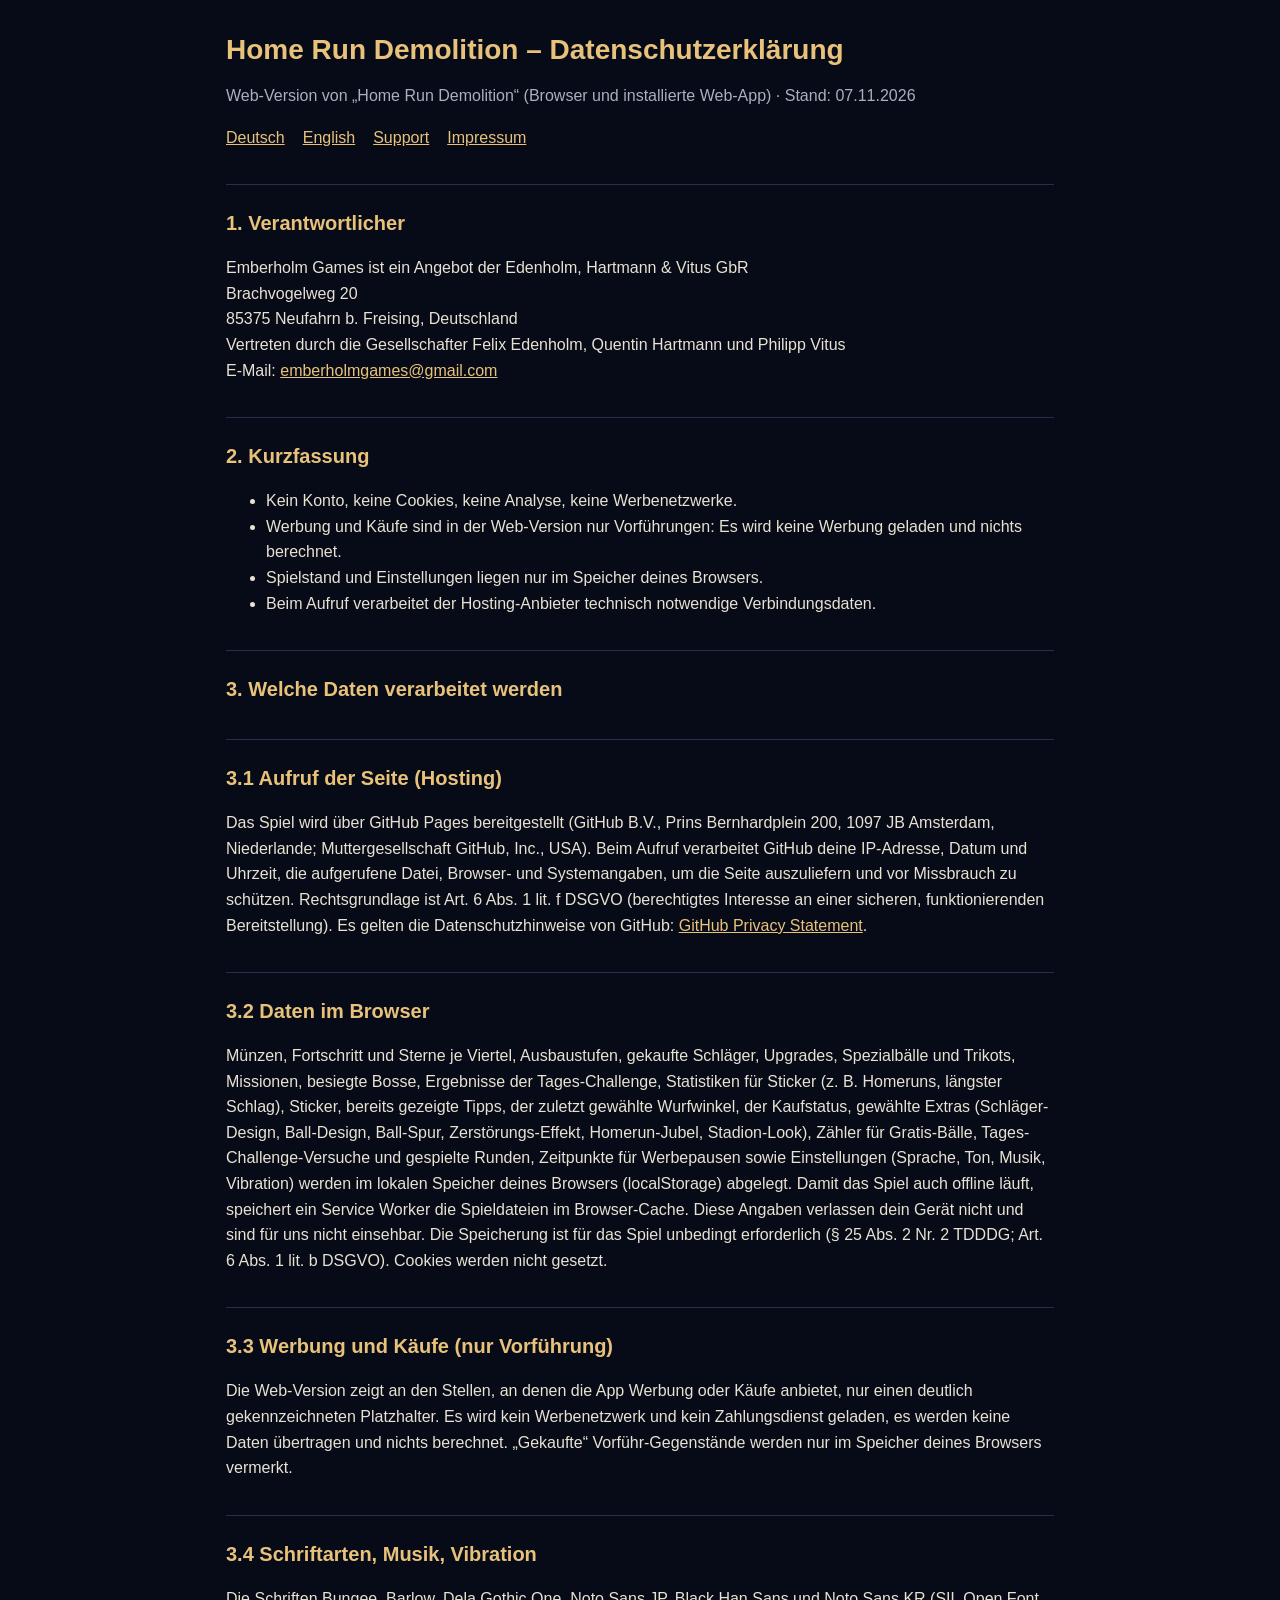
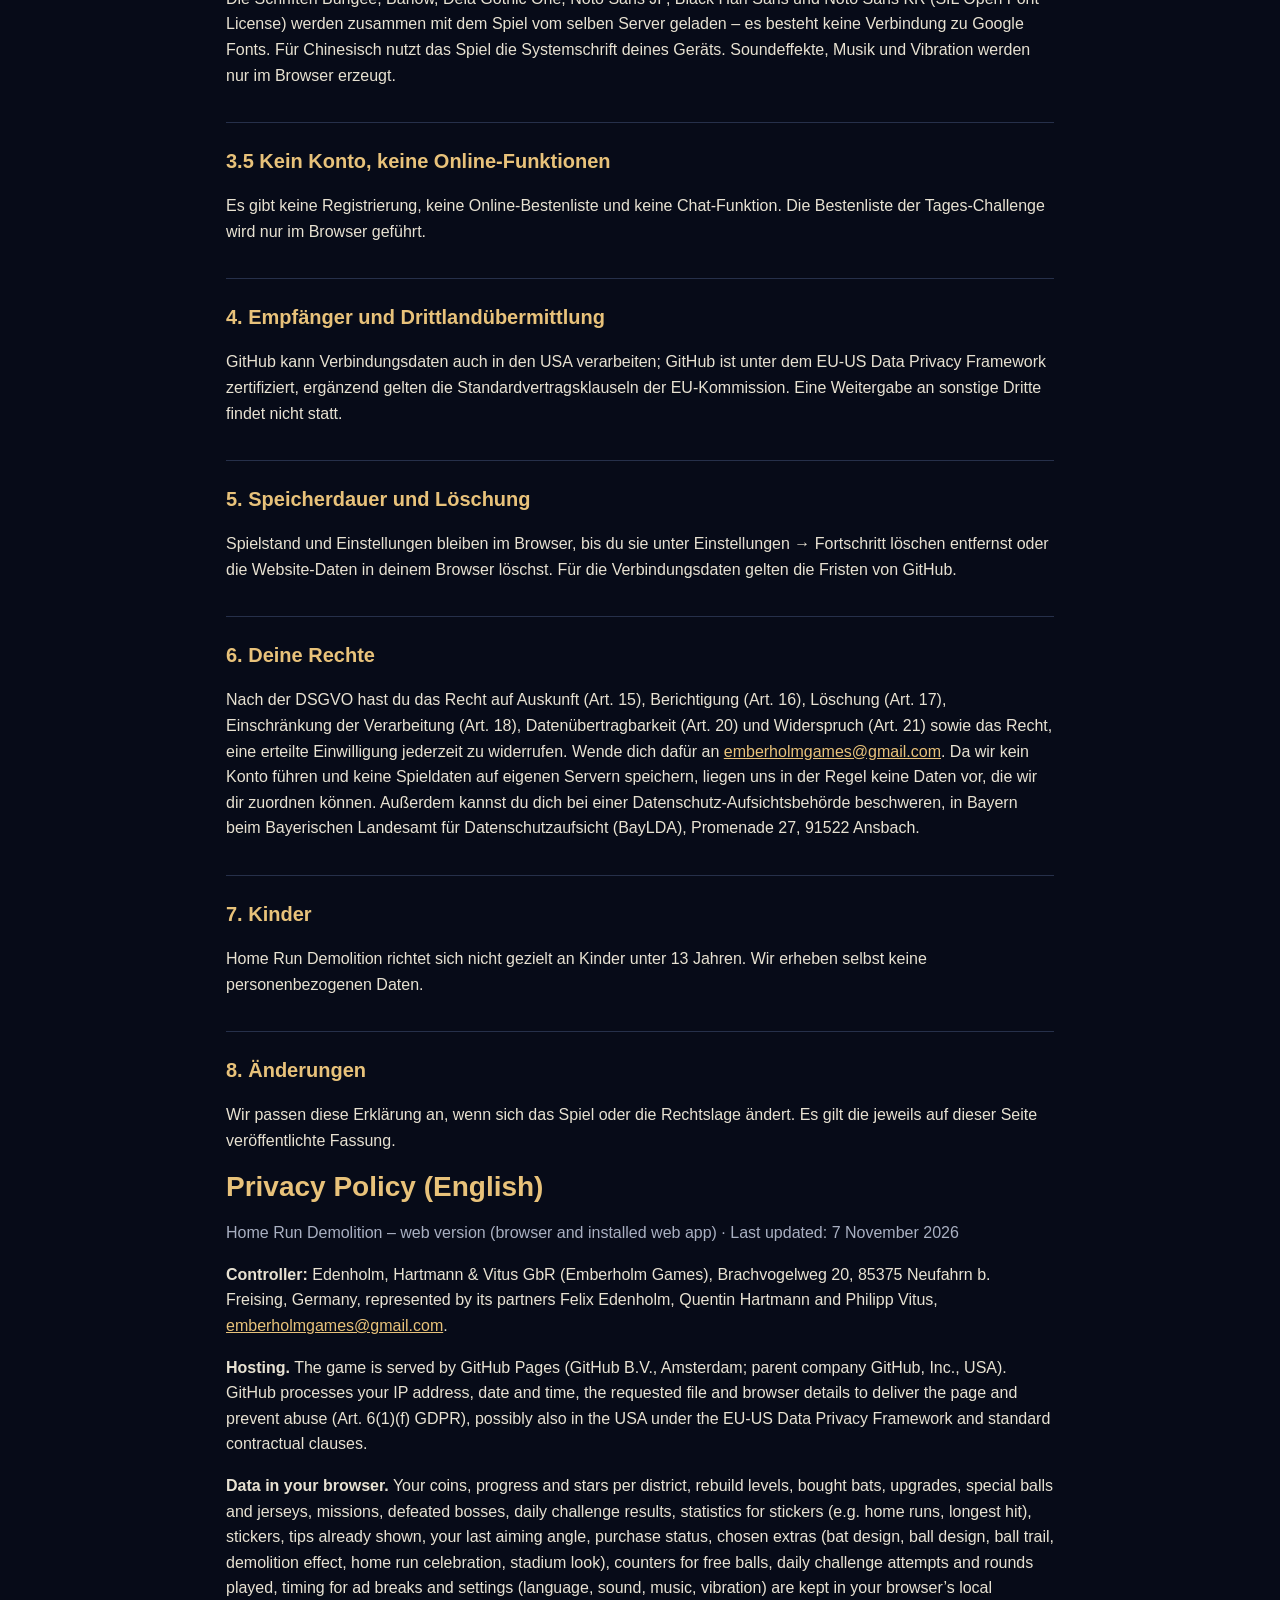
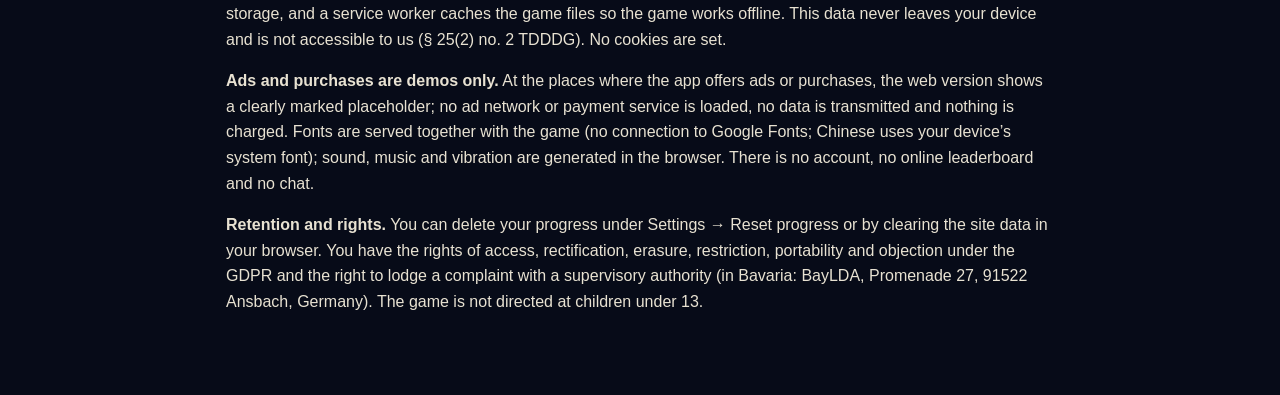
<file: homerundemolition/datenschutz-web.html>
<!DOCTYPE html>
<html lang="de">
<head>
<meta charset="utf-8">
<meta name="viewport" content="width=device-width,initial-scale=1">
<title>Home Run Demolition – Datenschutzerklärung / Privacy Policy</title>
<link rel="stylesheet" href="../stil.css">
</head>
<body>
<main>
<h1>Home Run Demolition – Datenschutzerklärung</h1>
<p class="dim">Web-Version von „Home Run Demolition“ (Browser und installierte Web-App) · Stand: 07.11.2026</p>
<nav><a href="#de">Deutsch</a><a href="#en">English</a><a href="support.html">Support</a><a href="../impressum.html">Impressum</a></nav>

<section id="de">
<h2>1. Verantwortlicher</h2>
<p>Emberholm Games ist ein Angebot der Edenholm, Hartmann &amp; Vitus GbR<br>Brachvogelweg 20<br>85375 Neufahrn b. Freising, Deutschland<br>Vertreten durch die Gesellschafter Felix Edenholm, Quentin Hartmann und Philipp Vitus<br>E-Mail: <a href="mailto:emberholmgames@gmail.com">emberholmgames@gmail.com</a></p>

<h2>2. Kurzfassung</h2>
<ul>
  <li>Kein Konto, keine Cookies, keine Analyse, keine Werbenetzwerke.</li>
  <li>Werbung und Käufe sind in der Web-Version nur Vorführungen: Es wird keine Werbung geladen und nichts berechnet.</li>
  <li>Spielstand und Einstellungen liegen nur im Speicher deines Browsers.</li>
  <li>Beim Aufruf verarbeitet der Hosting-Anbieter technisch notwendige Verbindungsdaten.</li>
</ul>

<h2>3. Welche Daten verarbeitet werden</h2>
<h2>3.1 Aufruf der Seite (Hosting)</h2>
<p>Das Spiel wird über GitHub Pages bereitgestellt (GitHub B.V., Prins Bernhardplein 200, 1097 JB Amsterdam, Niederlande; Muttergesellschaft GitHub, Inc., USA). Beim Aufruf verarbeitet GitHub deine IP-Adresse, Datum und Uhrzeit, die aufgerufene Datei, Browser- und Systemangaben, um die Seite auszuliefern und vor Missbrauch zu schützen. Rechtsgrundlage ist Art. 6 Abs. 1 lit. f DSGVO (berechtigtes Interesse an einer sicheren, funktionierenden Bereitstellung). Es gelten die Datenschutzhinweise von GitHub: <a href="https://docs.github.com/site-policy/privacy-policies/github-general-privacy-statement">GitHub Privacy Statement</a>.</p>

<h2>3.2 Daten im Browser</h2>
<p>Münzen, Fortschritt und Sterne je Viertel, Ausbaustufen, gekaufte Schläger, Upgrades, Spezialbälle und Trikots, Missionen, besiegte Bosse, Ergebnisse der Tages-Challenge, Statistiken für Sticker (z. B. Homeruns, längster Schlag), Sticker, bereits gezeigte Tipps, der zuletzt gewählte Wurfwinkel, der Kaufstatus, gewählte Extras (Schläger-Design, Ball-Design, Ball-Spur, Zerstörungs-Effekt, Homerun-Jubel, Stadion-Look), Zähler für Gratis-Bälle, Tages-Challenge-Versuche und gespielte Runden, Zeitpunkte für Werbepausen sowie Einstellungen (Sprache, Ton, Musik, Vibration) werden im lokalen Speicher deines Browsers (localStorage) abgelegt. Damit das Spiel auch offline läuft, speichert ein Service Worker die Spieldateien im Browser-Cache. Diese Angaben verlassen dein Gerät nicht und sind für uns nicht einsehbar. Die Speicherung ist für das Spiel unbedingt erforderlich (§ 25 Abs. 2 Nr. 2 TDDDG; Art. 6 Abs. 1 lit. b DSGVO). Cookies werden nicht gesetzt.</p>

<h2>3.3 Werbung und Käufe (nur Vorführung)</h2>
<p>Die Web-Version zeigt an den Stellen, an denen die App Werbung oder Käufe anbietet, nur einen deutlich gekennzeichneten Platzhalter. Es wird kein Werbenetzwerk und kein Zahlungsdienst geladen, es werden keine Daten übertragen und nichts berechnet. „Gekaufte“ Vorführ-Gegenstände werden nur im Speicher deines Browsers vermerkt.</p>

<h2>3.4 Schriftarten, Musik, Vibration</h2>
<p>Die Schriften Bungee, Barlow, Dela Gothic One, Noto Sans JP, Black Han Sans und Noto Sans KR (SIL Open Font License) werden zusammen mit dem Spiel vom selben Server geladen – es besteht keine Verbindung zu Google Fonts. Für Chinesisch nutzt das Spiel die Systemschrift deines Geräts. Soundeffekte, Musik und Vibration werden nur im Browser erzeugt.</p>

<h2>3.5 Kein Konto, keine Online-Funktionen</h2>
<p>Es gibt keine Registrierung, keine Online-Bestenliste und keine Chat-Funktion. Die Bestenliste der Tages-Challenge wird nur im Browser geführt.</p>

<h2>4. Empfänger und Drittlandübermittlung</h2>
<p>GitHub kann Verbindungsdaten auch in den USA verarbeiten; GitHub ist unter dem EU-US Data Privacy Framework zertifiziert, ergänzend gelten die Standardvertragsklauseln der EU-Kommission. Eine Weitergabe an sonstige Dritte findet nicht statt.</p>

<h2>5. Speicherdauer und Löschung</h2>
<p>Spielstand und Einstellungen bleiben im Browser, bis du sie unter Einstellungen → Fortschritt löschen entfernst oder die Website-Daten in deinem Browser löschst. Für die Verbindungsdaten gelten die Fristen von GitHub.</p>

<h2>6. Deine Rechte</h2>
<p>Nach der DSGVO hast du das Recht auf Auskunft (Art. 15), Berichtigung (Art. 16), Löschung (Art. 17), Einschränkung der Verarbeitung (Art. 18), Datenübertragbarkeit (Art. 20) und Widerspruch (Art. 21) sowie das Recht, eine erteilte Einwilligung jederzeit zu widerrufen. Wende dich dafür an <a href="mailto:emberholmgames@gmail.com">emberholmgames@gmail.com</a>. Da wir kein Konto führen und keine Spieldaten auf eigenen Servern speichern, liegen uns in der Regel keine Daten vor, die wir dir zuordnen können. Außerdem kannst du dich bei einer Datenschutz-Aufsichtsbehörde beschweren, in Bayern beim Bayerischen Landesamt für Datenschutzaufsicht (BayLDA), Promenade 27, 91522 Ansbach.</p>

<h2>7. Kinder</h2>
<p>Home Run Demolition richtet sich nicht gezielt an Kinder unter 13 Jahren. Wir erheben selbst keine personenbezogenen Daten.</p>

<h2>8. Änderungen</h2>
<p>Wir passen diese Erklärung an, wenn sich das Spiel oder die Rechtslage ändert. Es gilt die jeweils auf dieser Seite veröffentlichte Fassung.</p>
</section>

<section id="en">
<h1>Privacy Policy (English)</h1>
<p class="dim">Home Run Demolition – web version (browser and installed web app) · Last updated: 7 November 2026</p>
<p><b>Controller:</b> Edenholm, Hartmann &amp; Vitus GbR (Emberholm Games), Brachvogelweg 20, 85375 Neufahrn b. Freising, Germany, represented by its partners Felix Edenholm, Quentin Hartmann and Philipp Vitus, <a href="mailto:emberholmgames@gmail.com">emberholmgames@gmail.com</a>.</p>
<p><b>Hosting.</b> The game is served by GitHub Pages (GitHub B.V., Amsterdam; parent company GitHub, Inc., USA). GitHub processes your IP address, date and time, the requested file and browser details to deliver the page and prevent abuse (Art. 6(1)(f) GDPR), possibly also in the USA under the EU-US Data Privacy Framework and standard contractual clauses.</p>
<p><b>Data in your browser.</b> Your coins, progress and stars per district, rebuild levels, bought bats, upgrades, special balls and jerseys, missions, defeated bosses, daily challenge results, statistics for stickers (e.g. home runs, longest hit), stickers, tips already shown, your last aiming angle, purchase status, chosen extras (bat design, ball design, ball trail, demolition effect, home run celebration, stadium look), counters for free balls, daily challenge attempts and rounds played, timing for ad breaks and settings (language, sound, music, vibration) are kept in your browser’s local storage, and a service worker caches the game files so the game works offline. This data never leaves your device and is not accessible to us (§ 25(2) no. 2 TDDDG). No cookies are set.</p>
<p><b>Ads and purchases are demos only.</b> At the places where the app offers ads or purchases, the web version shows a clearly marked placeholder; no ad network or payment service is loaded, no data is transmitted and nothing is charged. Fonts are served together with the game (no connection to Google Fonts; Chinese uses your device’s system font); sound, music and vibration are generated in the browser. There is no account, no online leaderboard and no chat.</p>
<p><b>Retention and rights.</b> You can delete your progress under Settings → Reset progress or by clearing the site data in your browser. You have the rights of access, rectification, erasure, restriction, portability and objection under the GDPR and the right to lodge a complaint with a supervisory authority (in Bavaria: BayLDA, Promenade 27, 91522 Ansbach, Germany). The game is not directed at children under 13.</p>
</section>
</main>
</body>
</html>
</file>
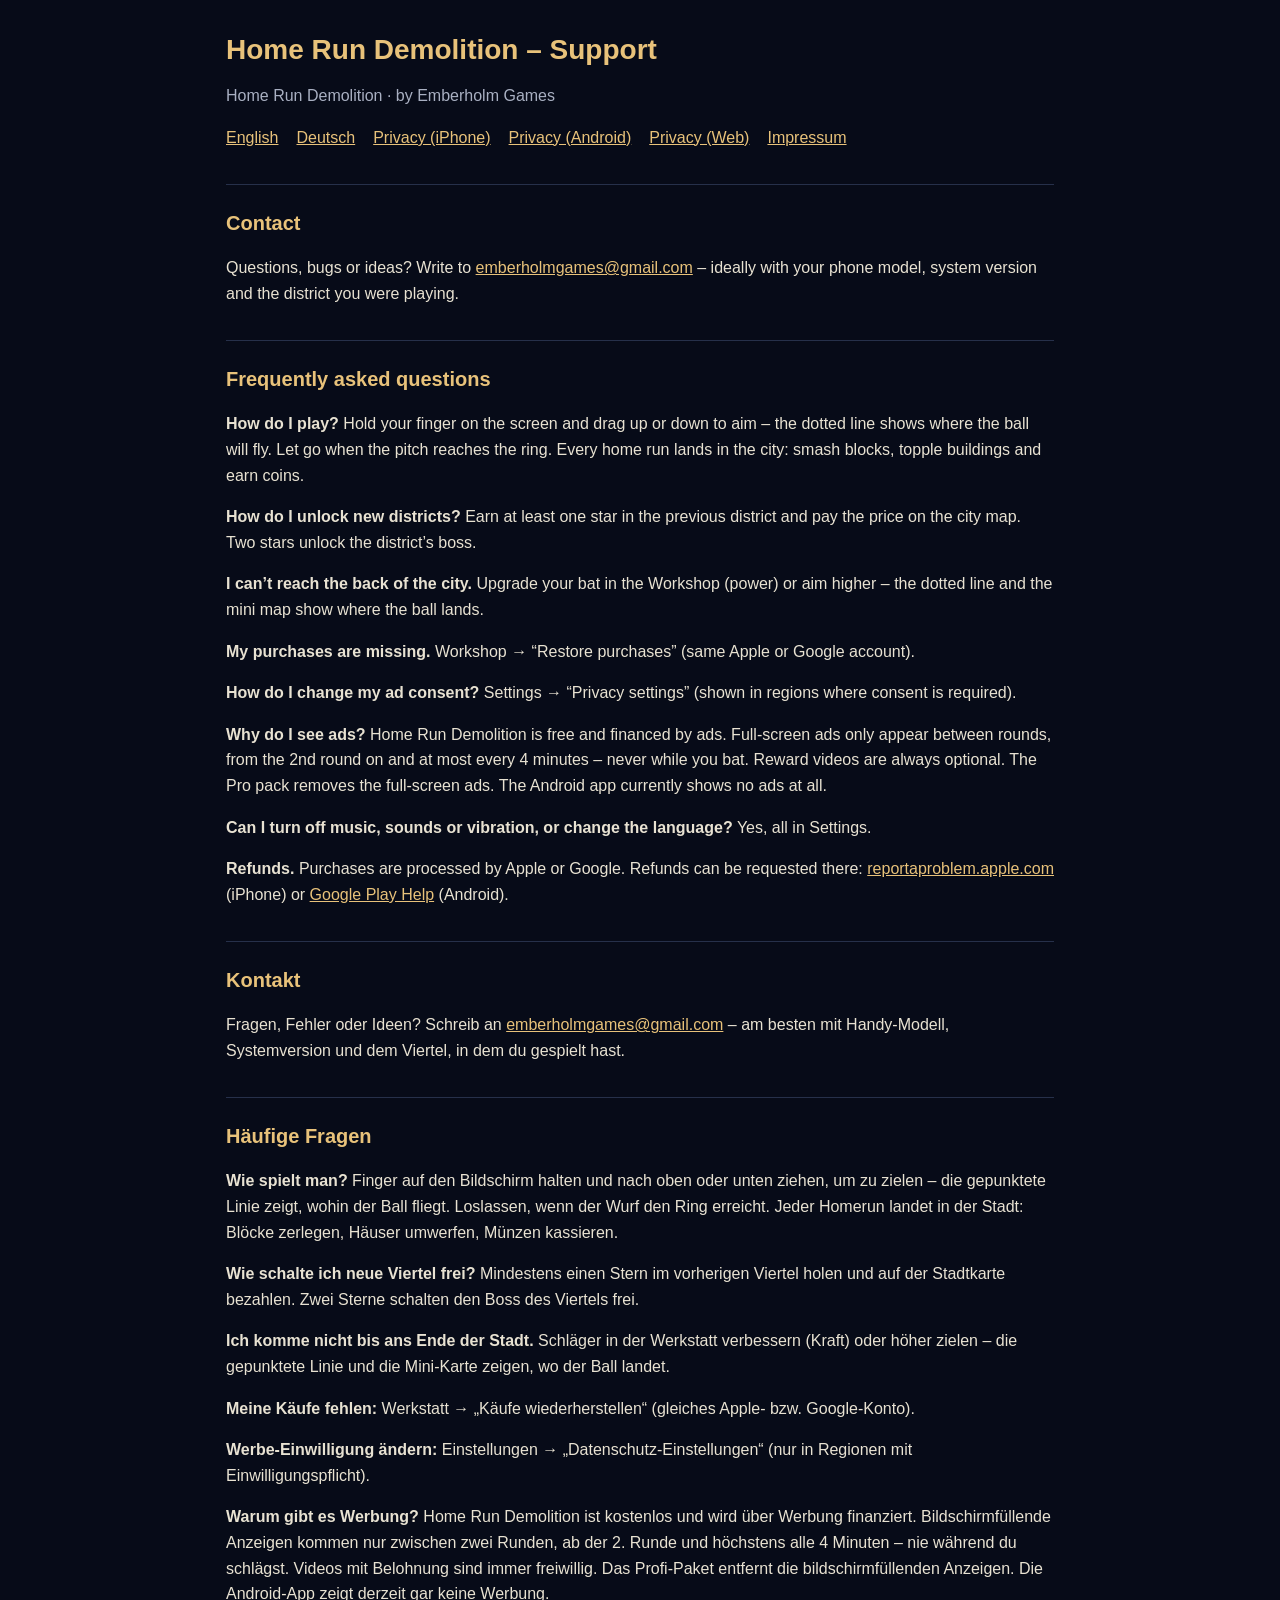
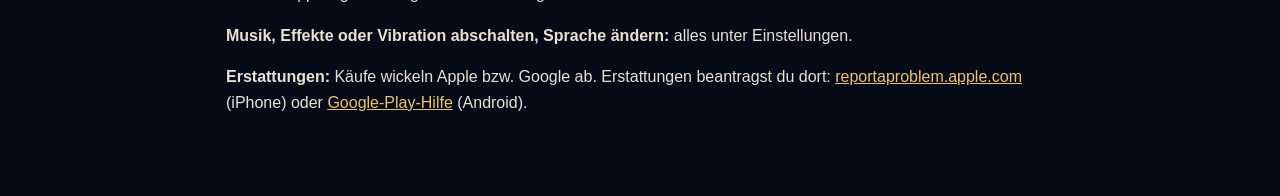
<file: homerundemolition/support.html>
<!DOCTYPE html>
<html lang="en">
<head>
<meta charset="utf-8">
<meta name="viewport" content="width=device-width,initial-scale=1">
<title>Home Run Demolition – Support</title>
<link rel="stylesheet" href="../stil.css">
</head>
<body>
<main>
<h1>Home Run Demolition – Support</h1>
<p class="dim">Home Run Demolition · by Emberholm Games</p>
<nav><a href="#en">English</a><a href="#de">Deutsch</a><a href="datenschutz-ios.html">Privacy (iPhone)</a><a href="datenschutz-android.html">Privacy (Android)</a><a href="datenschutz-web.html">Privacy (Web)</a><a href="../impressum.html">Impressum</a></nav>
<section id="en">
<h2>Contact</h2>
<p>Questions, bugs or ideas? Write to <a href="mailto:emberholmgames@gmail.com">emberholmgames@gmail.com</a> – ideally with your phone model, system version and the district you were playing.</p>
<h2>Frequently asked questions</h2>
<p><b>How do I play?</b> Hold your finger on the screen and drag up or down to aim – the dotted line shows where the ball will fly. Let go when the pitch reaches the ring. Every home run lands in the city: smash blocks, topple buildings and earn coins.</p>
<p><b>How do I unlock new districts?</b> Earn at least one star in the previous district and pay the price on the city map. Two stars unlock the district’s boss.</p>
<p><b>I can’t reach the back of the city.</b> Upgrade your bat in the Workshop (power) or aim higher – the dotted line and the mini map show where the ball lands.</p>
<p><b>My purchases are missing.</b> Workshop → “Restore purchases” (same Apple or Google account).</p>
<p><b>How do I change my ad consent?</b> Settings → “Privacy settings” (shown in regions where consent is required).</p>
<p><b>Why do I see ads?</b> Home Run Demolition is free and financed by ads. Full-screen ads only appear between rounds, from the 2nd round on and at most every 4 minutes – never while you bat. Reward videos are always optional. The Pro pack removes the full-screen ads. The Android app currently shows no ads at all.</p>
<p><b>Can I turn off music, sounds or vibration, or change the language?</b> Yes, all in Settings.</p>
<p><b>Refunds.</b> Purchases are processed by Apple or Google. Refunds can be requested there: <a href="https://reportaproblem.apple.com">reportaproblem.apple.com</a> (iPhone) or <a href="https://support.google.com/googleplay/answer/2479637">Google Play Help</a> (Android).</p>
</section>
<section id="de">
<h2>Kontakt</h2>
<p>Fragen, Fehler oder Ideen? Schreib an <a href="mailto:emberholmgames@gmail.com">emberholmgames@gmail.com</a> – am besten mit Handy-Modell, Systemversion und dem Viertel, in dem du gespielt hast.</p>
<h2>Häufige Fragen</h2>
<p><b>Wie spielt man?</b> Finger auf den Bildschirm halten und nach oben oder unten ziehen, um zu zielen – die gepunktete Linie zeigt, wohin der Ball fliegt. Loslassen, wenn der Wurf den Ring erreicht. Jeder Homerun landet in der Stadt: Blöcke zerlegen, Häuser umwerfen, Münzen kassieren.</p>
<p><b>Wie schalte ich neue Viertel frei?</b> Mindestens einen Stern im vorherigen Viertel holen und auf der Stadtkarte bezahlen. Zwei Sterne schalten den Boss des Viertels frei.</p>
<p><b>Ich komme nicht bis ans Ende der Stadt.</b> Schläger in der Werkstatt verbessern (Kraft) oder höher zielen – die gepunktete Linie und die Mini-Karte zeigen, wo der Ball landet.</p>
<p><b>Meine Käufe fehlen:</b> Werkstatt → „Käufe wiederherstellen“ (gleiches Apple- bzw. Google-Konto).</p>
<p><b>Werbe-Einwilligung ändern:</b> Einstellungen → „Datenschutz-Einstellungen“ (nur in Regionen mit Einwilligungspflicht).</p>
<p><b>Warum gibt es Werbung?</b> Home Run Demolition ist kostenlos und wird über Werbung finanziert. Bildschirmfüllende Anzeigen kommen nur zwischen zwei Runden, ab der 2. Runde und höchstens alle 4 Minuten – nie während du schlägst. Videos mit Belohnung sind immer freiwillig. Das Profi-Paket entfernt die bildschirmfüllenden Anzeigen. Die Android-App zeigt derzeit gar keine Werbung.</p>
<p><b>Musik, Effekte oder Vibration abschalten, Sprache ändern:</b> alles unter Einstellungen.</p>
<p><b>Erstattungen:</b> Käufe wickeln Apple bzw. Google ab. Erstattungen beantragst du dort: <a href="https://reportaproblem.apple.com">reportaproblem.apple.com</a> (iPhone) oder <a href="https://support.google.com/googleplay/answer/2479637">Google-Play-Hilfe</a> (Android).</p>
</section>
</main>
</body>
</html>
</file>
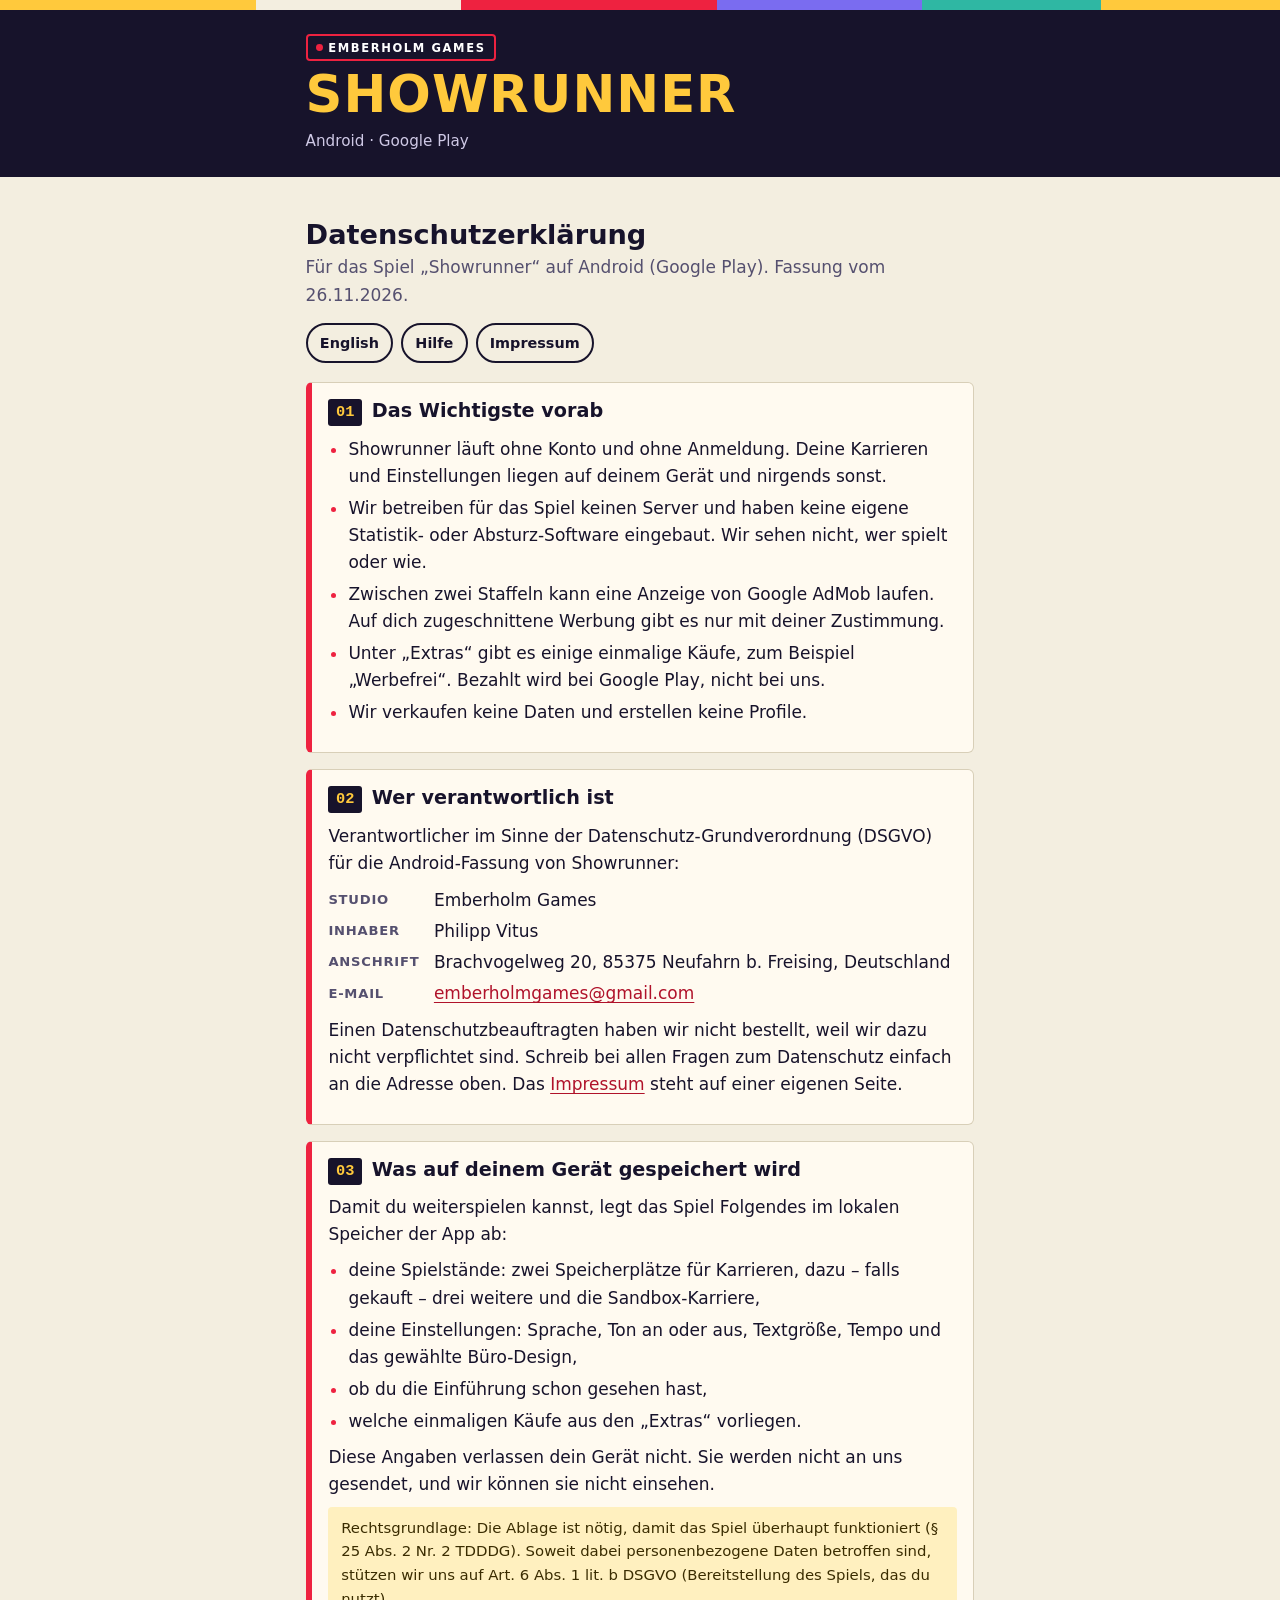
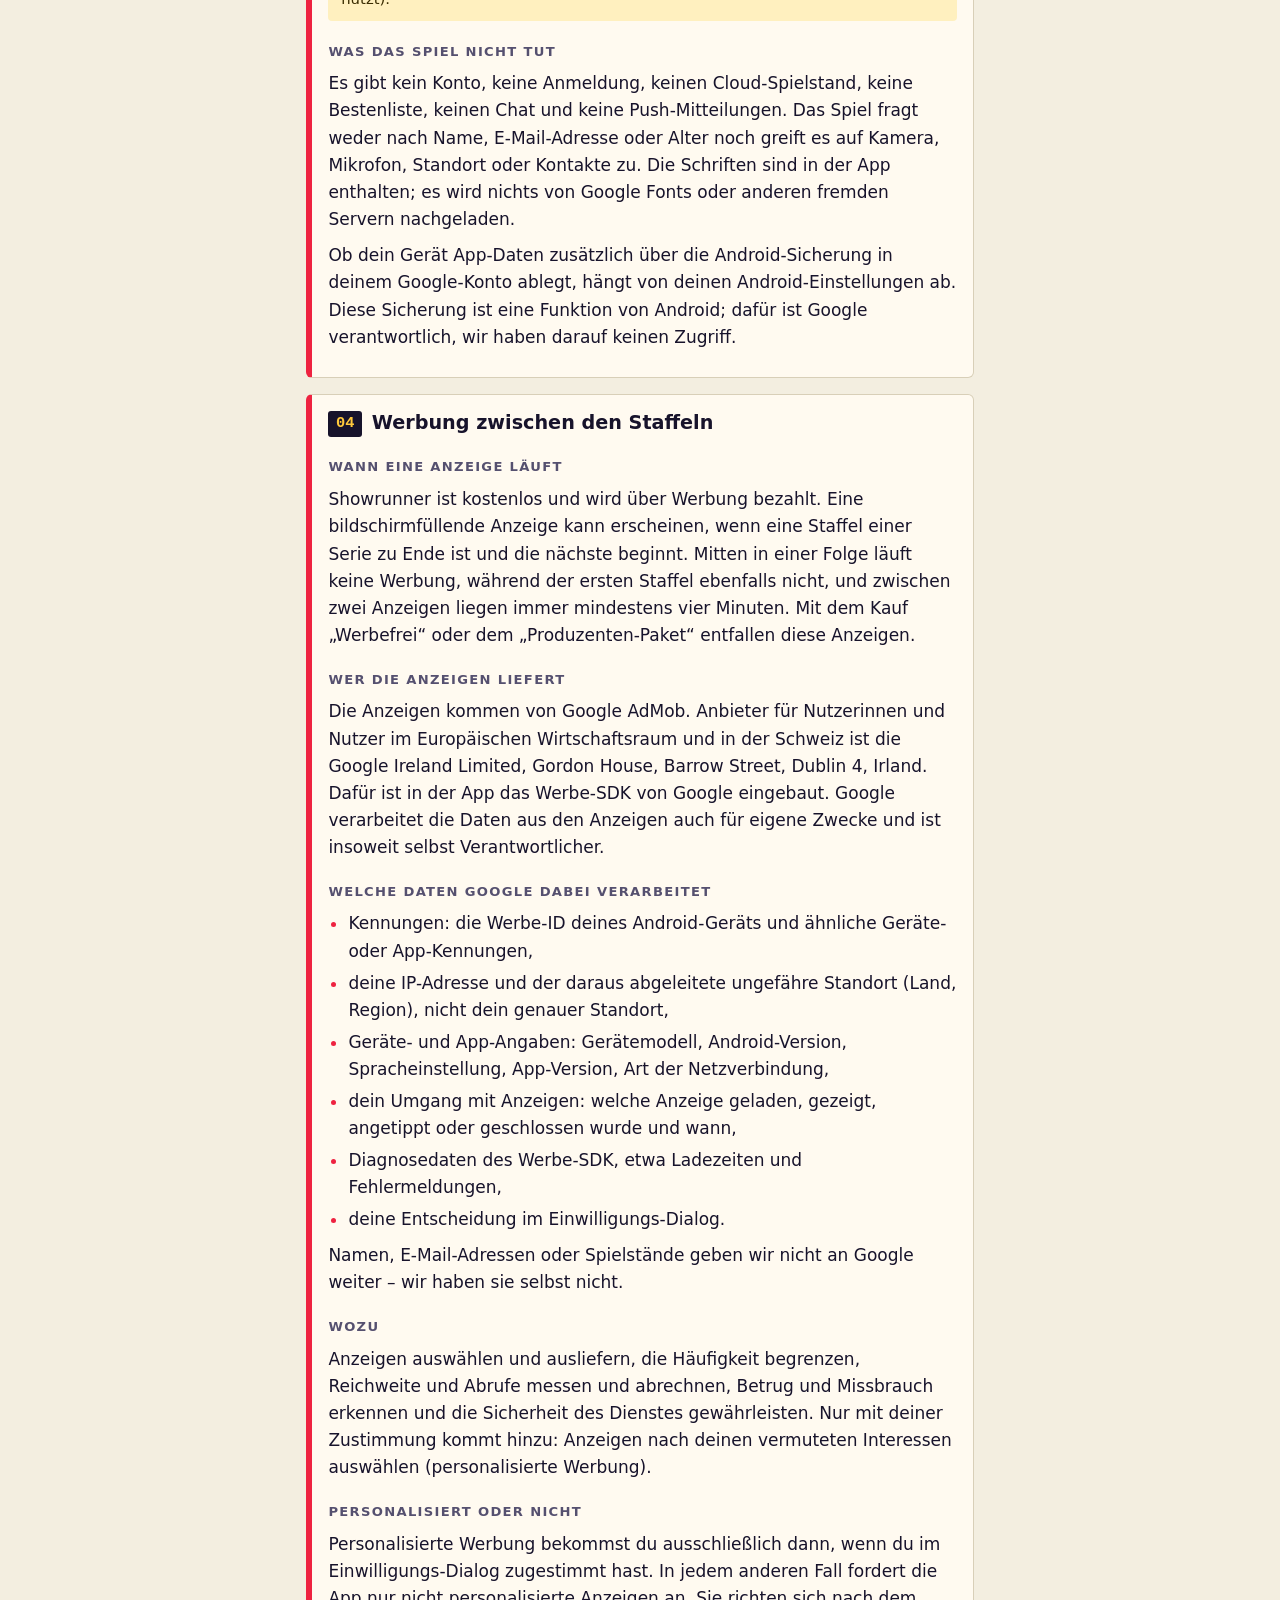
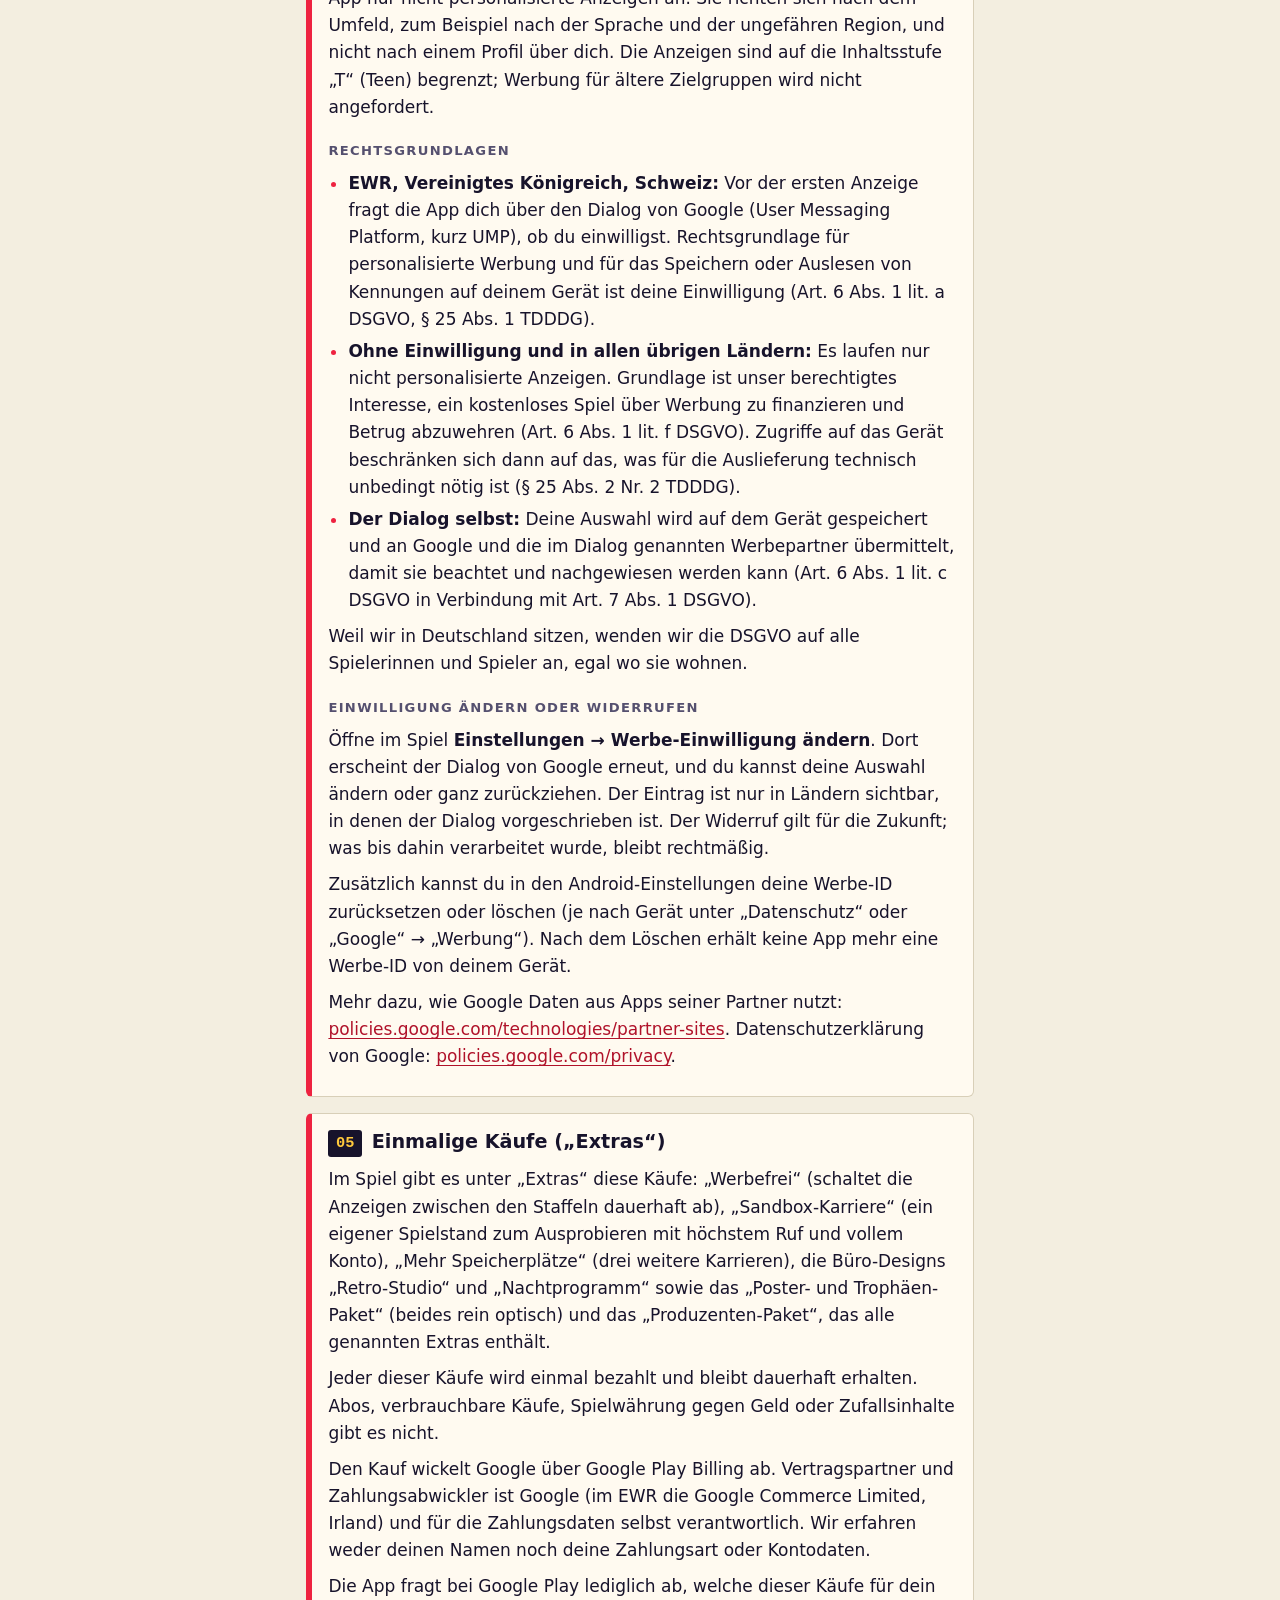
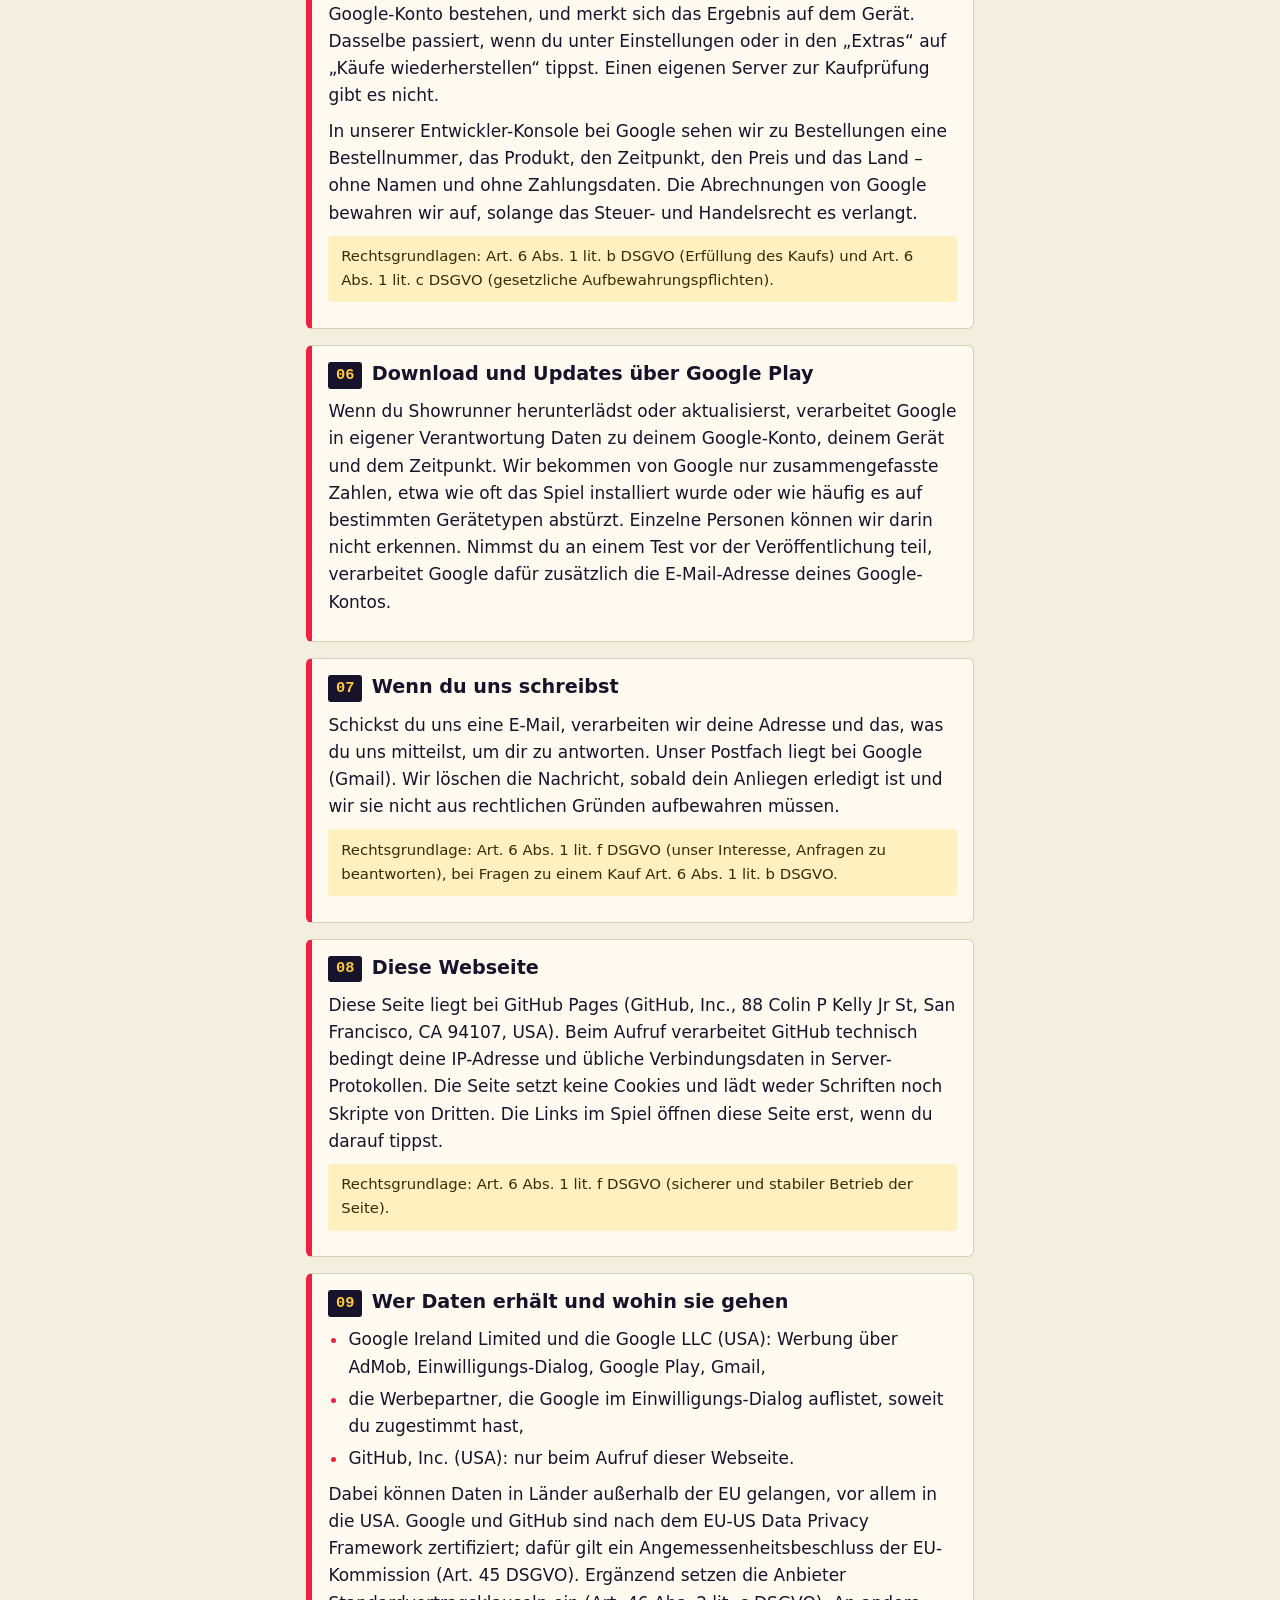
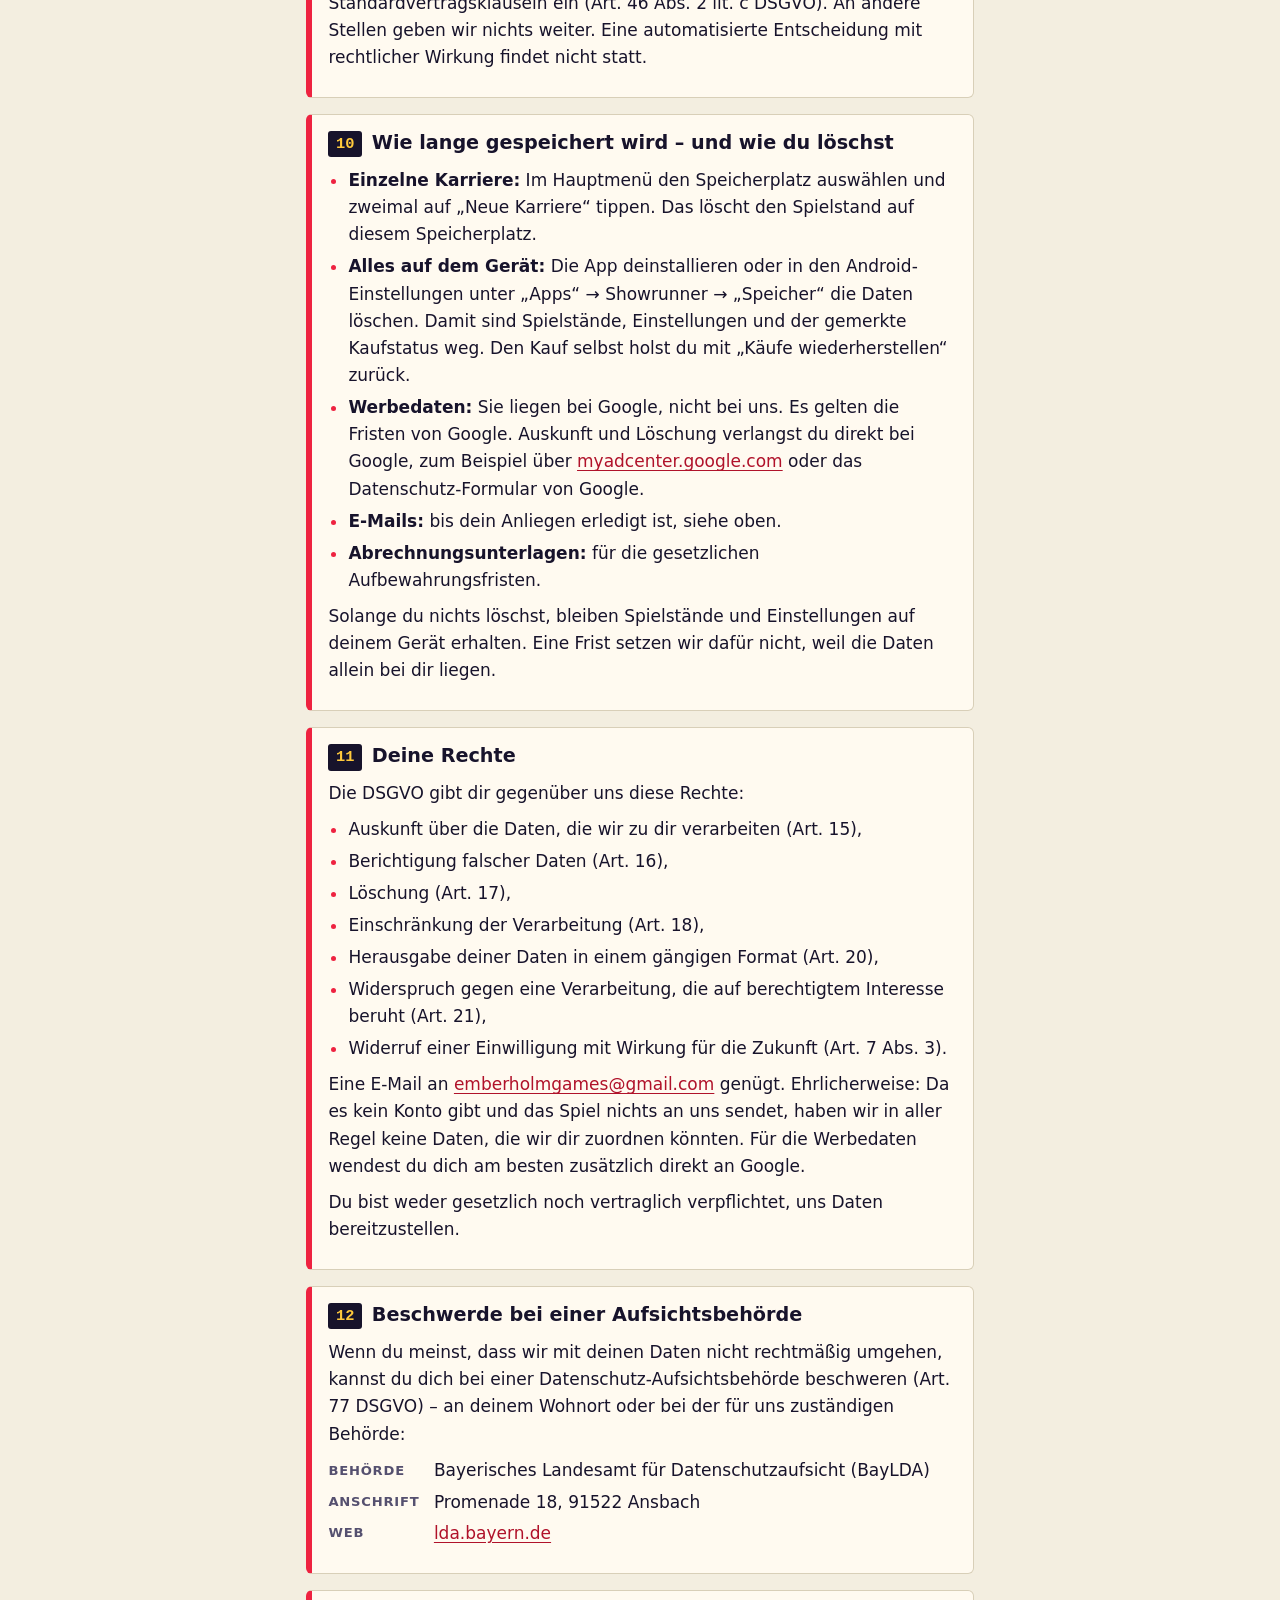
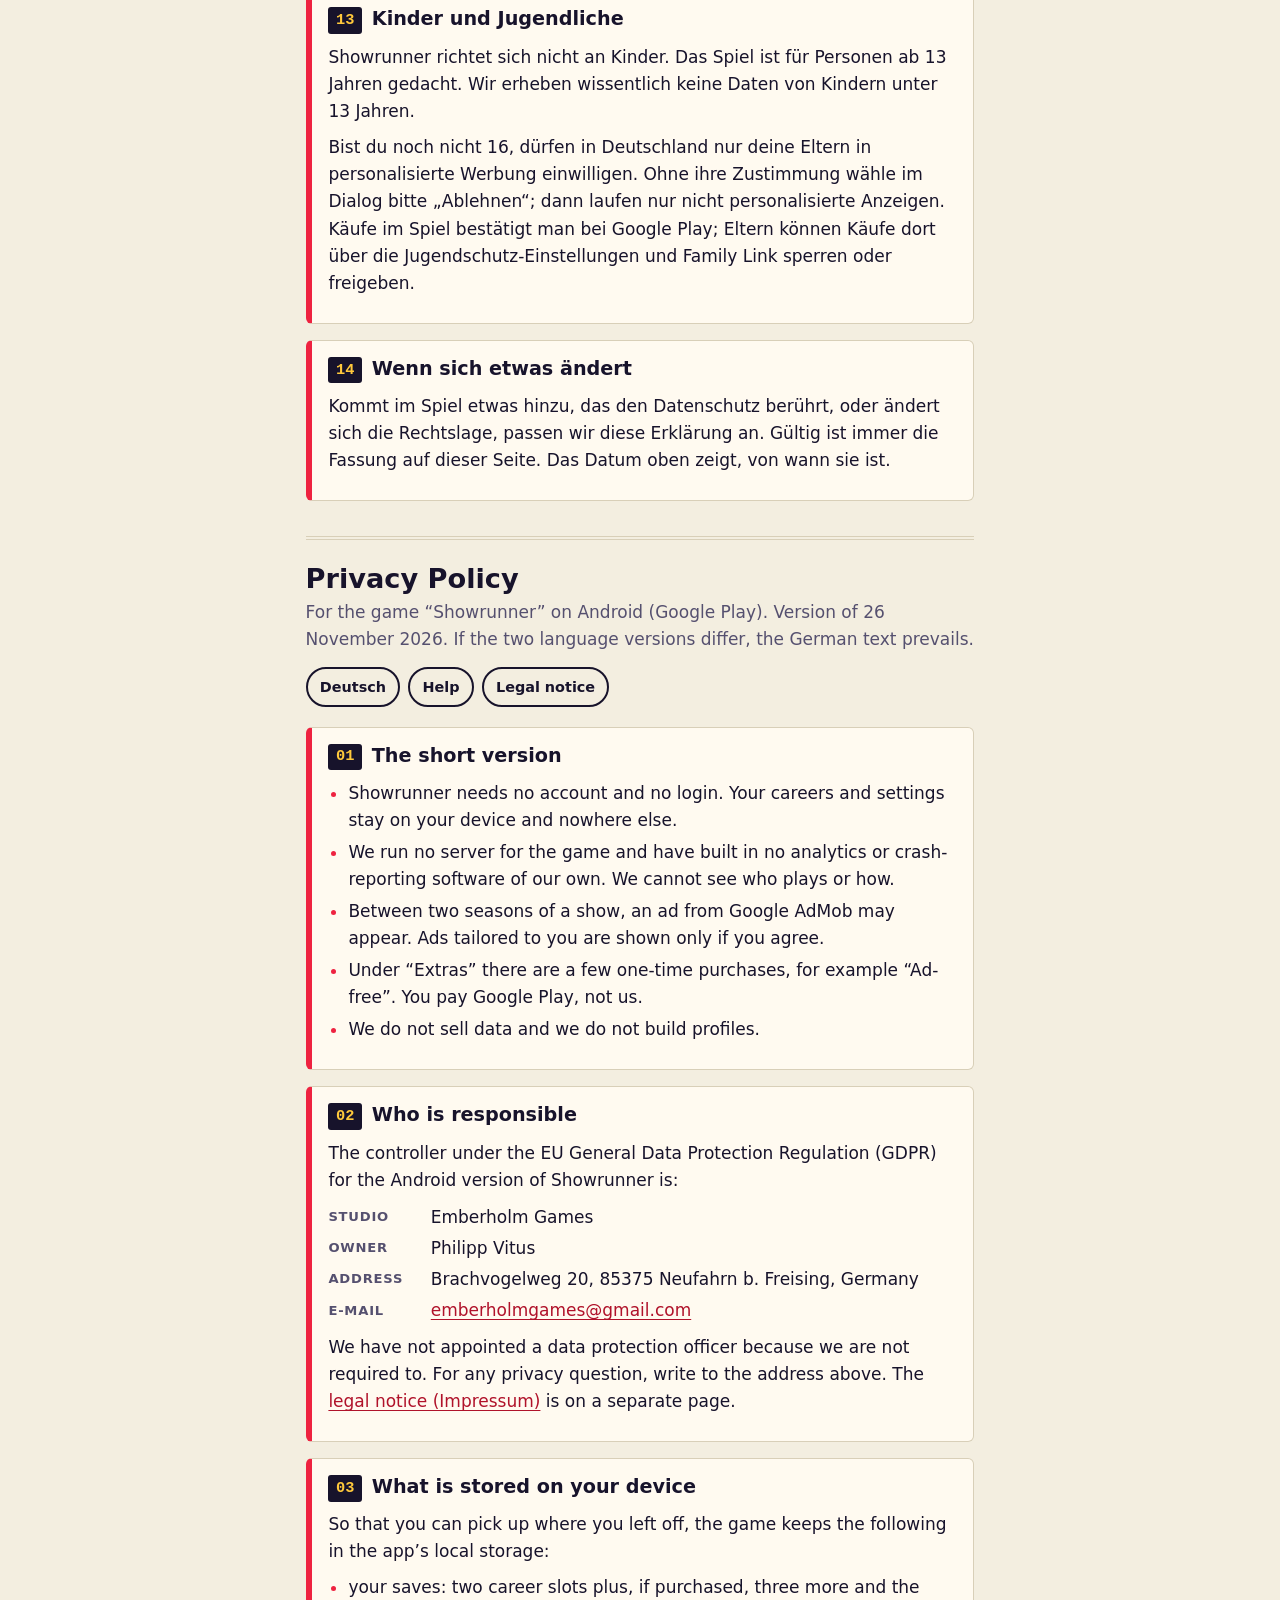
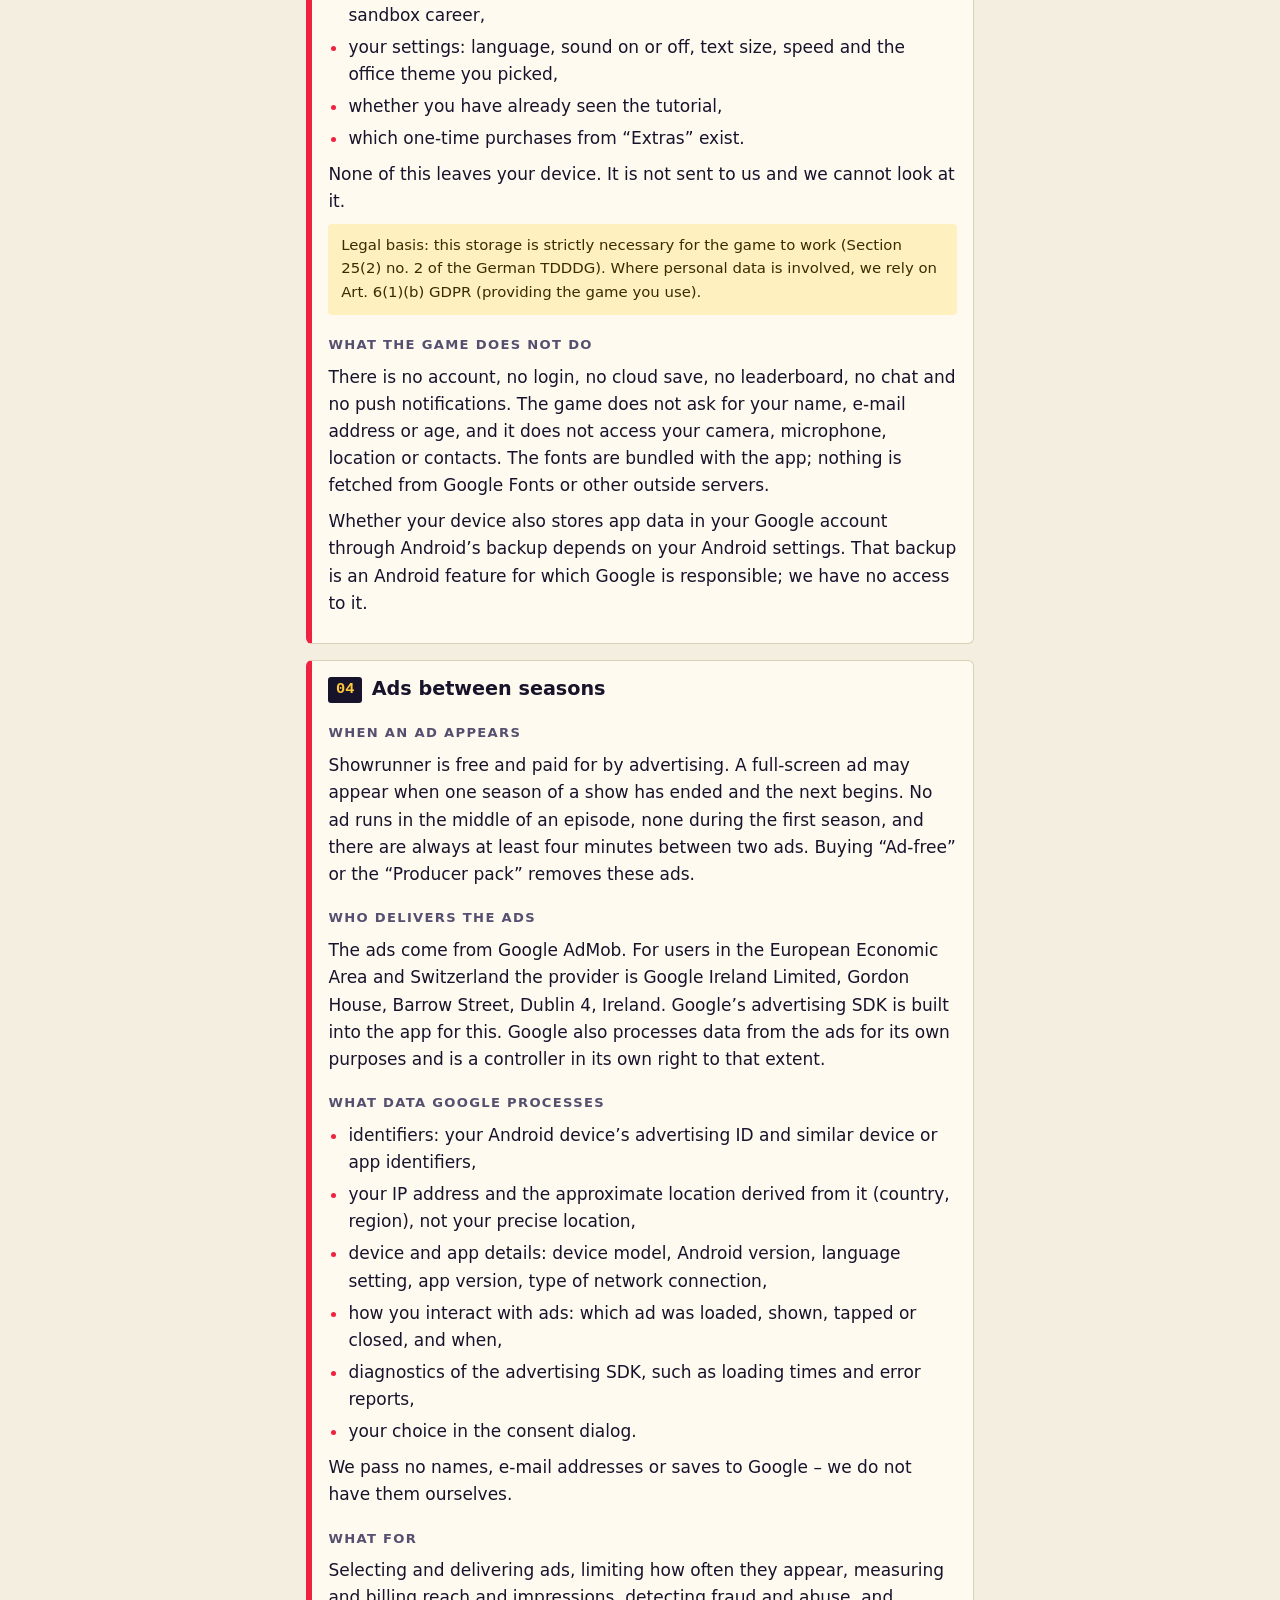
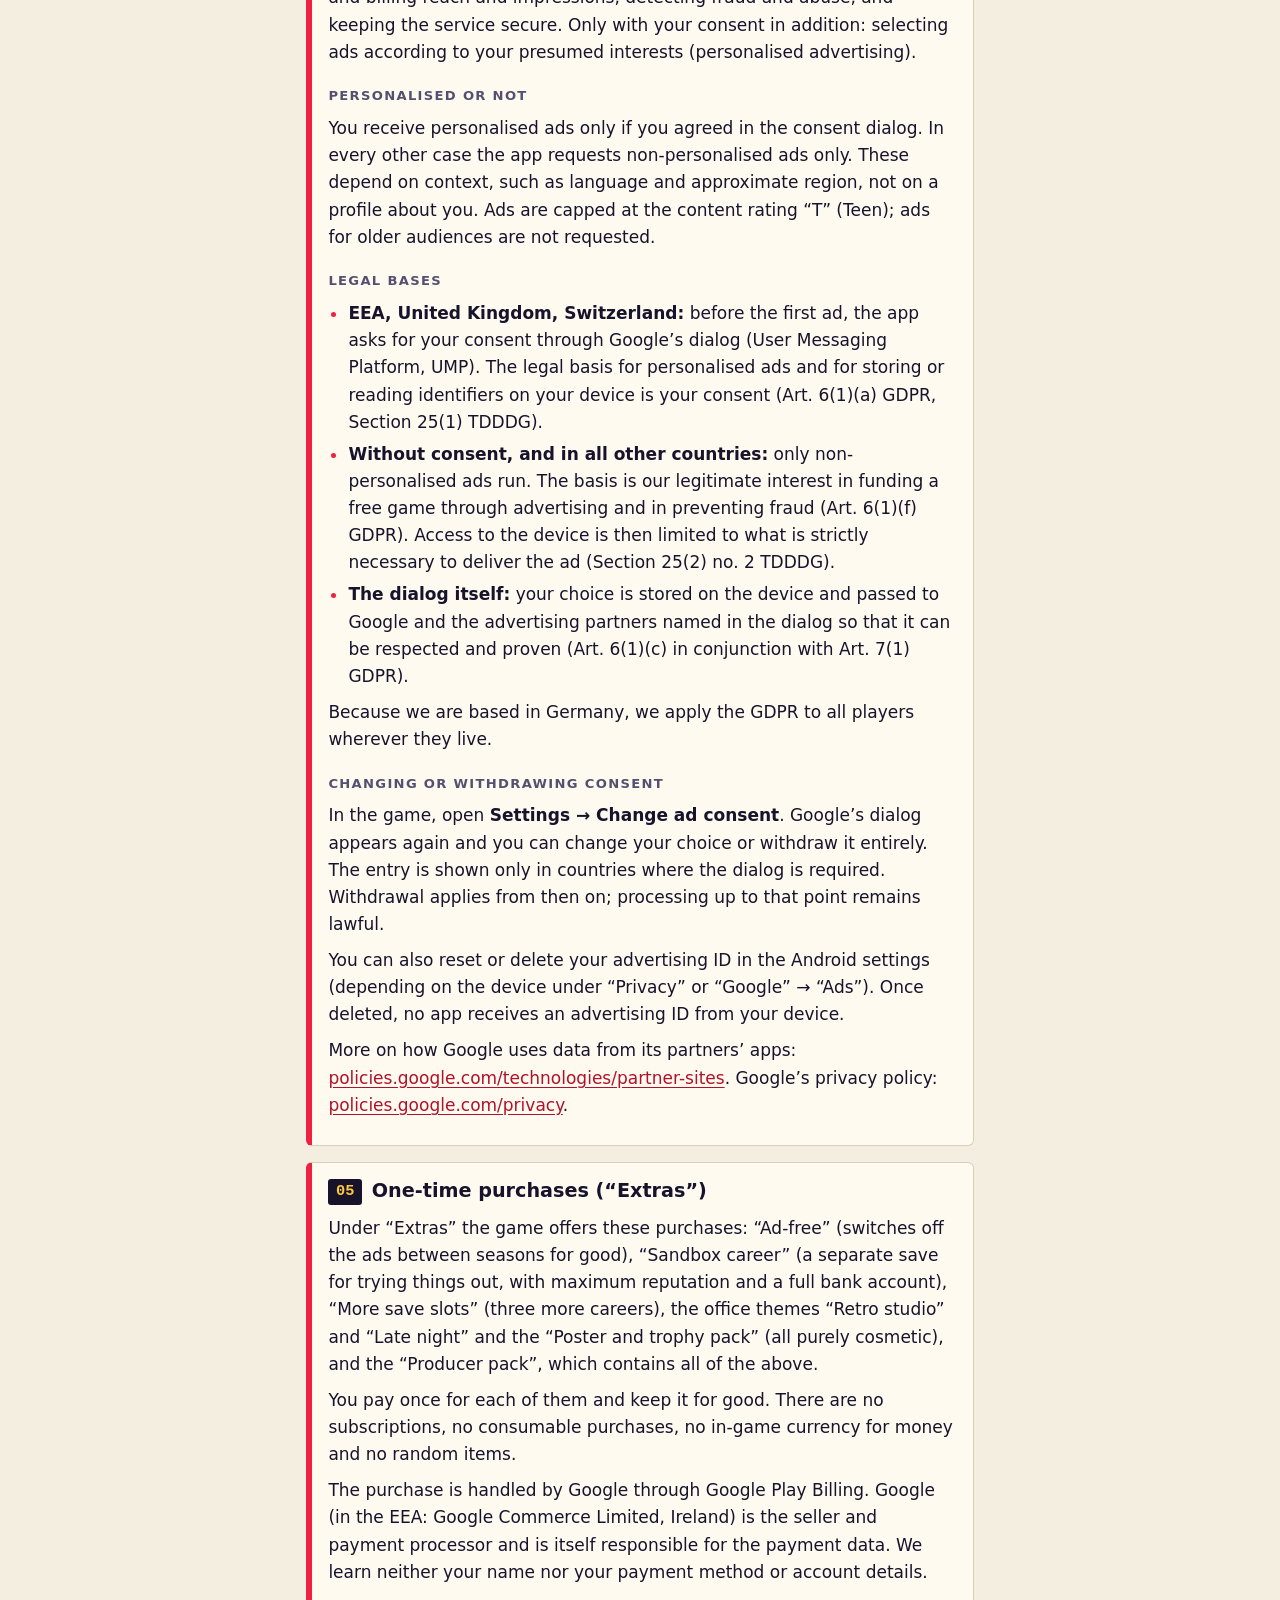
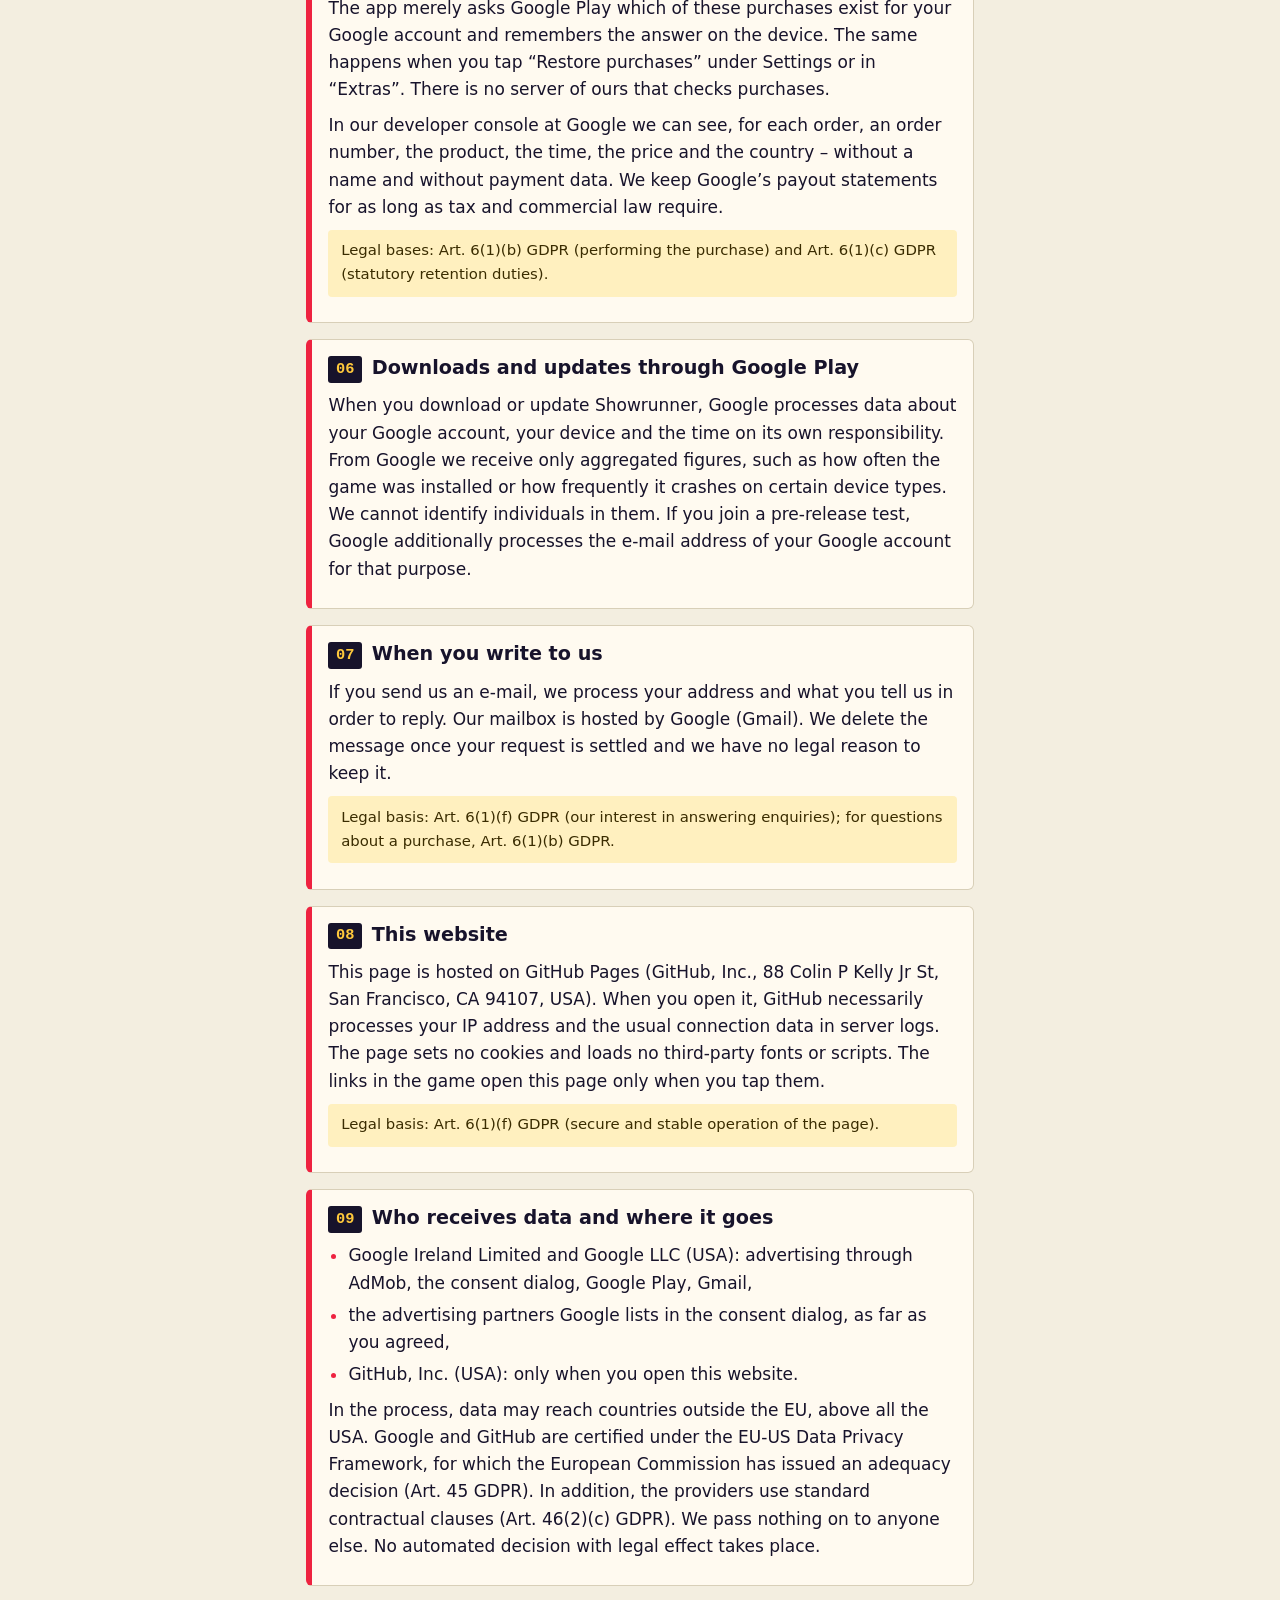
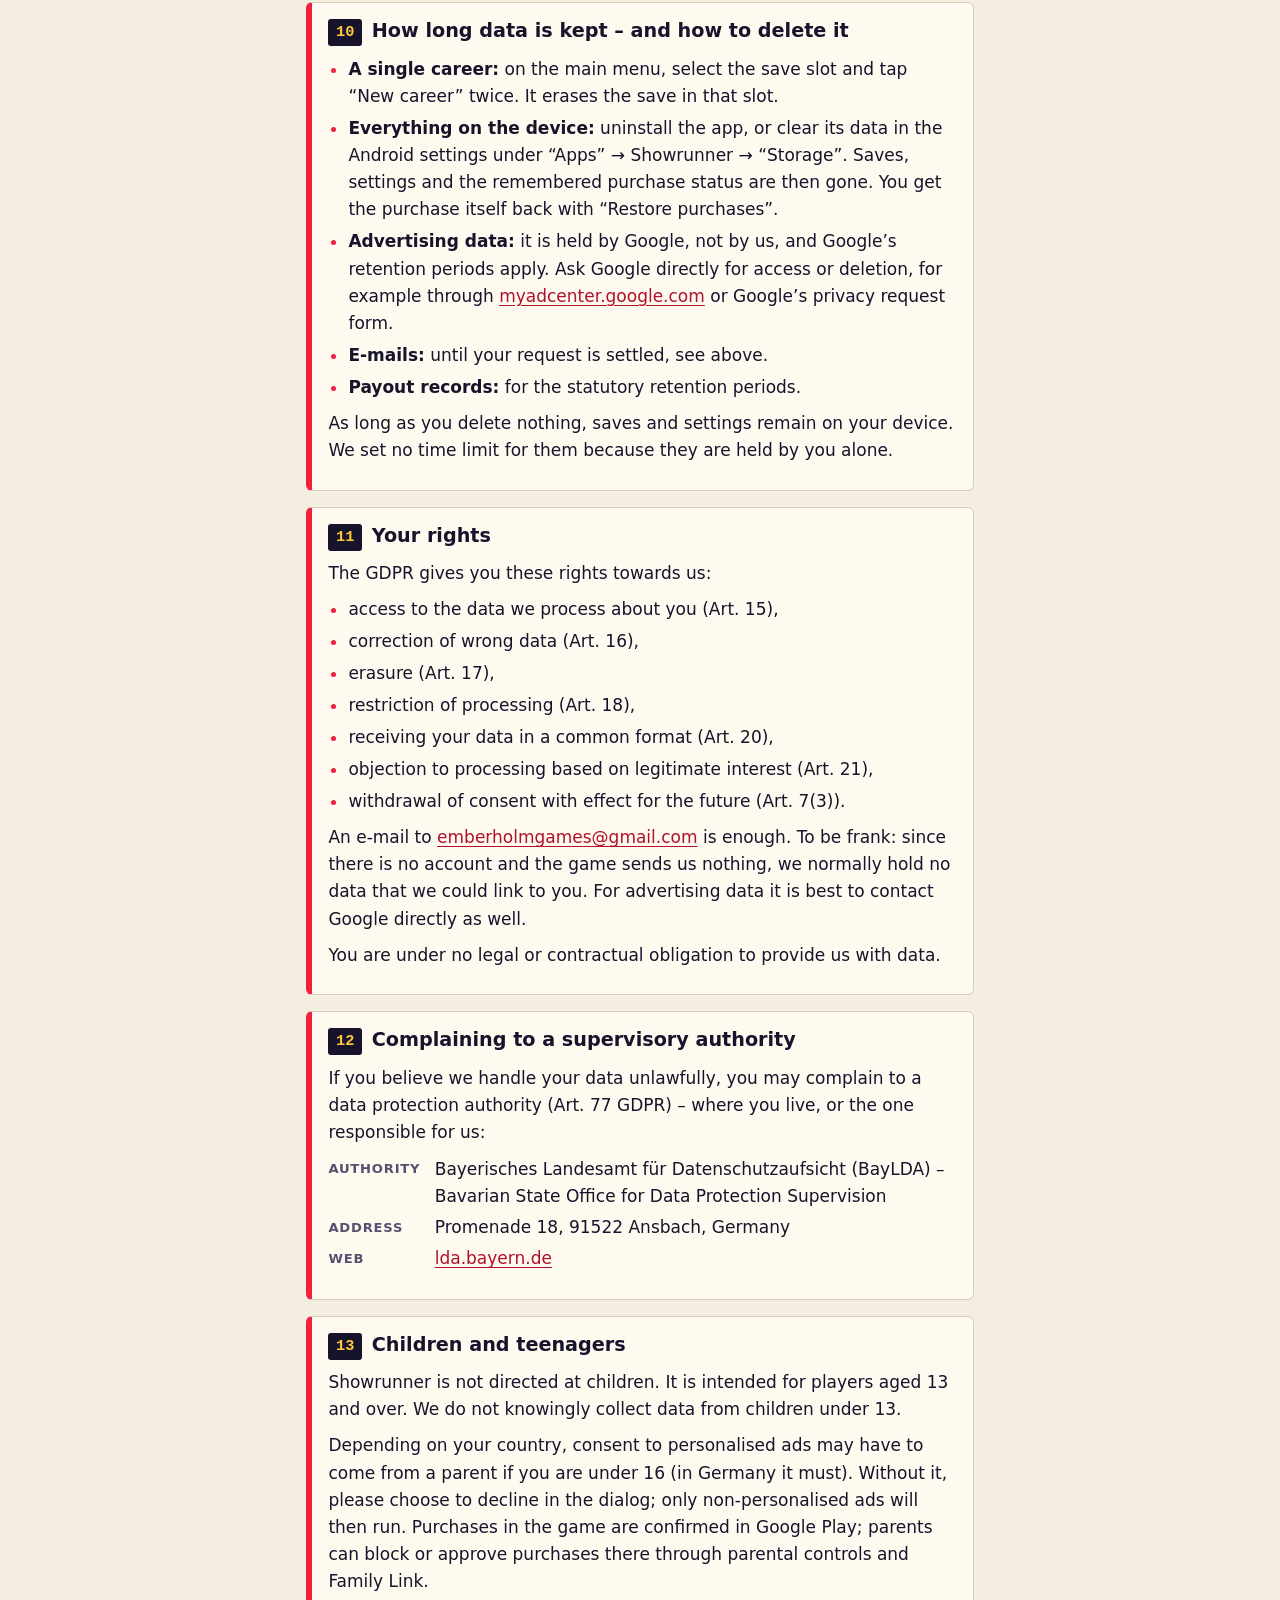
<file: showrunner/datenschutz-android.html>
<!DOCTYPE html>
<!-- ENTWURF / DRAFT – vor der Veröffentlichung prüfen (lassen): Angaben zum Verantwortlichen, Knopf-Beschriftungen im Spiel, Werbe- und Kaufverhalten der fertigen App. Please review before release. -->
<!-- Erzeugt mit tools/build-legal.js – nicht von Hand ändern. -->
<html lang="de">
<head>
<meta charset="utf-8">
<meta name="viewport" content="width=device-width, initial-scale=1">
<meta name="color-scheme" content="light dark">
<meta name="description" content="Datenschutzerklärung für das Spiel Showrunner (Android, Google Play) von Emberholm Games. Privacy policy in German and English.">
<title>Showrunner – Datenschutzerklärung / Privacy Policy (Android)</title>
<style>
:root{
  color-scheme:light dark;
  --navy:#17132b;--yellow:#ffc93c;--red:#ee2240;
  --bg:#f3eee0;--card:#fffaf0;--ink:#17132b;--quiet:#55506f;--rule:#d8cfb8;
  --link:#b0122a;--cue-bg:#fff0bf;--cue-ink:#3a2c00;--chip:#17132b;--chip-ink:#ffc93c;
}
@media (prefers-color-scheme:dark){
  :root{
    --bg:#17132b;--card:#201a3c;--ink:#f3eee0;--quiet:#b7b1cf;--rule:#3b3364;
    --link:#ffc93c;--cue-bg:#2b2450;--cue-ink:#ffe08a;--chip:#ffc93c;--chip-ink:#17132b;
  }
}
*{box-sizing:border-box}
html{-webkit-text-size-adjust:100%;text-size-adjust:100%;scroll-behavior:smooth}
body{margin:0;background:var(--bg);color:var(--ink);
  font:17px/1.6 system-ui,-apple-system,"Segoe UI",Roboto,"Noto Sans","Helvetica Neue",Arial,sans-serif;
  overflow-wrap:break-word}
a{color:var(--link);text-underline-offset:.18em}
a:focus-visible{outline:3px solid var(--red);outline-offset:2px}
.mast{background:var(--navy);color:#f3eee0}
.bars{height:10px;background:linear-gradient(90deg,
  #ffc93c 0 20%,#f3eee0 20% 36%,#ee2240 36% 56%,#7a6cf0 56% 72%,#2fb7a3 72% 86%,#ffc93c 86% 100%)}
.mast-in,.wrap{max-width:44rem;margin:0 auto;padding-left:1.1rem;padding-right:1.1rem}
.mast-in{padding-top:1.4rem;padding-bottom:1.5rem}
.onair{display:inline-flex;align-items:center;gap:.5em;margin:0;padding:.2em .7em;border:2px solid var(--red);
  border-radius:4px;color:#fff;font-size:.72rem;font-weight:700;letter-spacing:.14em;text-transform:uppercase}
.onair i{width:.6em;height:.6em;border-radius:50%;background:var(--red)}
.mast h1{margin:.5rem 0 0;color:var(--yellow);font-size:clamp(2.1rem,9vw,3.2rem);line-height:1;
  font-weight:900;letter-spacing:.02em;text-transform:uppercase;font-stretch:condensed}
.mast .kicker{margin:.5rem 0 0;color:#cfc9e6;font-size:.95rem}
.wrap{padding-top:1.2rem;padding-bottom:3rem}
.lang{margin-top:2.2rem;padding-top:.4rem;border-top:4px double var(--rule)}
.lang:first-child{margin-top:0;border-top:0}
.lang>h2{margin:1rem 0 .2rem;font-size:1.7rem;line-height:1.2;font-weight:900}
.lead{margin:.2rem 0 .9rem;color:var(--quiet)}
.cuts{display:flex;flex-wrap:wrap;gap:.5rem;margin:0 0 1.2rem;padding:0;list-style:none}
.cuts a{display:inline-block;padding:.45em .85em;min-height:2.6em;border:2px solid var(--ink);border-radius:999px;
  color:var(--ink);font-size:.9rem;font-weight:700;text-decoration:none}
.cuts a:hover{background:var(--yellow);border-color:var(--yellow);color:#17132b}
.scene{margin:0 0 1rem;padding:1rem 1.05rem 1.05rem;background:var(--card);border:1px solid var(--rule);
  border-left:6px solid var(--red);border-radius:6px}
.scene h3{display:flex;align-items:flex-start;gap:.6rem;margin:0 0 .6rem;font-size:1.2rem;line-height:1.25;font-weight:800}
.slate{flex:none;min-width:2.2em;padding:.12em .35em;border-radius:3px;background:var(--chip);color:var(--chip-ink);
  font:700 .8em/1.5 ui-monospace,"SFMono-Regular",Consolas,"Liberation Mono",Menlo,monospace;text-align:center}
.scene h4{margin:1.2rem 0 .3rem;font-size:.82rem;font-weight:800;letter-spacing:.1em;text-transform:uppercase;color:var(--quiet)}
.scene p{margin:.55rem 0}
.scene ul{margin:.55rem 0;padding-left:1.25rem}
.scene li{margin:.3rem 0}
.scene li::marker{color:var(--red)}
.cue{padding:.6rem .8rem;border-radius:4px;background:var(--cue-bg);color:var(--cue-ink);font-size:.93rem}
.sheet{margin:.6rem 0;display:grid;grid-template-columns:minmax(5.5rem,auto) 1fr;gap:.25rem .9rem}
.sheet dt{color:var(--quiet);font-size:.82rem;font-weight:700;letter-spacing:.06em;text-transform:uppercase;padding-top:.2em}
.sheet dd{margin:0}
.credits{margin-top:2rem;padding-top:1rem;border-top:1px solid var(--rule);color:var(--quiet);font-size:.88rem}
@media (max-width:22rem){.sheet{grid-template-columns:1fr}.scene{padding:.85rem .8rem}}
@media (prefers-reduced-motion:reduce){html{scroll-behavior:auto}}
@media print{.mast{background:none;color:#000}.mast h1{color:#000}.bars,.cuts{display:none}.scene{break-inside:avoid;border-left-width:1px}}
</style>
</head>
<body>
<header class="mast">
<div class="bars" aria-hidden="true"></div>
<div class="mast-in">
<p class="onair"><i aria-hidden="true"></i>Emberholm Games</p>
<h1>Showrunner</h1>
<p class="kicker">Android · Google Play</p>
</div>
</header>
<main class="wrap">
<article class="lang" id="de">
<h2>Datenschutzerklärung</h2>
<p class="lead">Für das Spiel „Showrunner“ auf Android (Google Play). Fassung vom 26.11.2026.</p>
<ul class="cuts">
  <li><a href="#en">English</a></li>
  <li><a href="support.html#de">Hilfe</a></li>
  <li><a href="https://emberholmgames.github.io/impressum.html">Impressum</a></li>
</ul>

<section class="scene" id="kurz">
<h3><span class="slate" aria-hidden="true">01</span><span>Das Wichtigste vorab</span></h3>
<ul>
  <li>Showrunner läuft ohne Konto und ohne Anmeldung. Deine Karrieren und Einstellungen liegen auf deinem Gerät und nirgends sonst.</li>
  <li>Wir betreiben für das Spiel keinen Server und haben keine eigene Statistik- oder Absturz-Software eingebaut. Wir sehen nicht, wer spielt oder wie.</li>
  <li>Zwischen zwei Staffeln kann eine Anzeige von Google AdMob laufen. Auf dich zugeschnittene Werbung gibt es nur mit deiner Zustimmung.</li>
  <li>Unter „Extras“ gibt es einige einmalige Käufe, zum Beispiel „Werbefrei“. Bezahlt wird bei Google Play, nicht bei uns.</li>
  <li>Wir verkaufen keine Daten und erstellen keine Profile.</li>
</ul>
</section>

<section class="scene" id="verantwortlich">
<h3><span class="slate" aria-hidden="true">02</span><span>Wer verantwortlich ist</span></h3>
<p>Verantwortlicher im Sinne der Datenschutz-Grundverordnung (DSGVO) für die Android-Fassung von Showrunner:</p>
<dl class="sheet">
  <dt>Studio</dt><dd>Emberholm Games</dd>
  <dt>Inhaber</dt><dd>Philipp Vitus</dd>
  <dt>Anschrift</dt><dd>Brachvogelweg 20, 85375 Neufahrn b. Freising, Deutschland</dd>
  <dt>E-Mail</dt><dd><a href="mailto:emberholmgames@gmail.com">emberholmgames@gmail.com</a></dd>
</dl>
<p>Einen Datenschutzbeauftragten haben wir nicht bestellt, weil wir dazu nicht verpflichtet sind. Schreib bei allen Fragen zum Datenschutz einfach an die Adresse oben. Das <a href="https://emberholmgames.github.io/impressum.html">Impressum</a> steht auf einer eigenen Seite.</p>
</section>

<section class="scene" id="geraet">
<h3><span class="slate" aria-hidden="true">03</span><span>Was auf deinem Gerät gespeichert wird</span></h3>
<p>Damit du weiterspielen kannst, legt das Spiel Folgendes im lokalen Speicher der App ab:</p>
<ul>
  <li>deine Spielstände: zwei Speicherplätze für Karrieren, dazu – falls gekauft – drei weitere und die Sandbox-Karriere,</li>
  <li>deine Einstellungen: Sprache, Ton an oder aus, Textgröße, Tempo und das gewählte Büro-Design,</li>
  <li>ob du die Einführung schon gesehen hast,</li>
  <li>welche einmaligen Käufe aus den „Extras“ vorliegen.</li>
</ul>
<p>Diese Angaben verlassen dein Gerät nicht. Sie werden nicht an uns gesendet, und wir können sie nicht einsehen.</p>
<p class="cue">Rechtsgrundlage: Die Ablage ist nötig, damit das Spiel überhaupt funktioniert (§ 25 Abs. 2 Nr. 2 TDDDG). Soweit dabei personenbezogene Daten betroffen sind, stützen wir uns auf Art. 6 Abs. 1 lit. b DSGVO (Bereitstellung des Spiels, das du nutzt).</p>
<h4>Was das Spiel nicht tut</h4>
<p>Es gibt kein Konto, keine Anmeldung, keinen Cloud-Spielstand, keine Bestenliste, keinen Chat und keine Push-Mitteilungen. Das Spiel fragt weder nach Name, E-Mail-Adresse oder Alter noch greift es auf Kamera, Mikrofon, Standort oder Kontakte zu. Die Schriften sind in der App enthalten; es wird nichts von Google Fonts oder anderen fremden Servern nachgeladen.</p>
<p>Ob dein Gerät App-Daten zusätzlich über die Android-Sicherung in deinem Google-Konto ablegt, hängt von deinen Android-Einstellungen ab. Diese Sicherung ist eine Funktion von Android; dafür ist Google verantwortlich, wir haben darauf keinen Zugriff.</p>
</section>

<section class="scene" id="werbung">
<h3><span class="slate" aria-hidden="true">04</span><span>Werbung zwischen den Staffeln</span></h3>
<h4>Wann eine Anzeige läuft</h4>
<p>Showrunner ist kostenlos und wird über Werbung bezahlt. Eine bildschirmfüllende Anzeige kann erscheinen, wenn eine Staffel einer Serie zu Ende ist und die nächste beginnt. Mitten in einer Folge läuft keine Werbung, während der ersten Staffel ebenfalls nicht, und zwischen zwei Anzeigen liegen immer mindestens vier Minuten. Mit dem Kauf „Werbefrei“ oder dem „Produzenten-Paket“ entfallen diese Anzeigen.</p>
<h4>Wer die Anzeigen liefert</h4>
<p>Die Anzeigen kommen von Google AdMob. Anbieter für Nutzerinnen und Nutzer im Europäischen Wirtschaftsraum und in der Schweiz ist die Google Ireland Limited, Gordon House, Barrow Street, Dublin 4, Irland. Dafür ist in der App das Werbe-SDK von Google eingebaut. Google verarbeitet die Daten aus den Anzeigen auch für eigene Zwecke und ist insoweit selbst Verantwortlicher.</p>
<h4>Welche Daten Google dabei verarbeitet</h4>
<ul>
  <li>Kennungen: die Werbe-ID deines Android-Geräts und ähnliche Geräte- oder App-Kennungen,</li>
  <li>deine IP-Adresse und der daraus abgeleitete ungefähre Standort (Land, Region), nicht dein genauer Standort,</li>
  <li>Geräte- und App-Angaben: Gerätemodell, Android-Version, Spracheinstellung, App-Version, Art der Netzverbindung,</li>
  <li>dein Umgang mit Anzeigen: welche Anzeige geladen, gezeigt, angetippt oder geschlossen wurde und wann,</li>
  <li>Diagnosedaten des Werbe-SDK, etwa Ladezeiten und Fehlermeldungen,</li>
  <li>deine Entscheidung im Einwilligungs-Dialog.</li>
</ul>
<p>Namen, E-Mail-Adressen oder Spielstände geben wir nicht an Google weiter – wir haben sie selbst nicht.</p>
<h4>Wozu</h4>
<p>Anzeigen auswählen und ausliefern, die Häufigkeit begrenzen, Reichweite und Abrufe messen und abrechnen, Betrug und Missbrauch erkennen und die Sicherheit des Dienstes gewährleisten. Nur mit deiner Zustimmung kommt hinzu: Anzeigen nach deinen vermuteten Interessen auswählen (personalisierte Werbung).</p>
<h4>Personalisiert oder nicht</h4>
<p>Personalisierte Werbung bekommst du ausschließlich dann, wenn du im Einwilligungs-Dialog zugestimmt hast. In jedem anderen Fall fordert die App nur nicht personalisierte Anzeigen an. Sie richten sich nach dem Umfeld, zum Beispiel nach der Sprache und der ungefähren Region, und nicht nach einem Profil über dich. Die Anzeigen sind auf die Inhaltsstufe „T“ (Teen) begrenzt; Werbung für ältere Zielgruppen wird nicht angefordert.</p>
<h4>Rechtsgrundlagen</h4>
<ul>
  <li><b>EWR, Vereinigtes Königreich, Schweiz:</b> Vor der ersten Anzeige fragt die App dich über den Dialog von Google (User Messaging Platform, kurz UMP), ob du einwilligst. Rechtsgrundlage für personalisierte Werbung und für das Speichern oder Auslesen von Kennungen auf deinem Gerät ist deine Einwilligung (Art. 6 Abs. 1 lit. a DSGVO, § 25 Abs. 1 TDDDG).</li>
  <li><b>Ohne Einwilligung und in allen übrigen Ländern:</b> Es laufen nur nicht personalisierte Anzeigen. Grundlage ist unser berechtigtes Interesse, ein kostenloses Spiel über Werbung zu finanzieren und Betrug abzuwehren (Art. 6 Abs. 1 lit. f DSGVO). Zugriffe auf das Gerät beschränken sich dann auf das, was für die Auslieferung technisch unbedingt nötig ist (§ 25 Abs. 2 Nr. 2 TDDDG).</li>
  <li><b>Der Dialog selbst:</b> Deine Auswahl wird auf dem Gerät gespeichert und an Google und die im Dialog genannten Werbepartner übermittelt, damit sie beachtet und nachgewiesen werden kann (Art. 6 Abs. 1 lit. c DSGVO in Verbindung mit Art. 7 Abs. 1 DSGVO).</li>
</ul>
<p>Weil wir in Deutschland sitzen, wenden wir die DSGVO auf alle Spielerinnen und Spieler an, egal wo sie wohnen.</p>
<h4>Einwilligung ändern oder widerrufen</h4>
<p>Öffne im Spiel <b>Einstellungen → Werbe-Einwilligung ändern</b>. Dort erscheint der Dialog von Google erneut, und du kannst deine Auswahl ändern oder ganz zurückziehen. Der Eintrag ist nur in Ländern sichtbar, in denen der Dialog vorgeschrieben ist. Der Widerruf gilt für die Zukunft; was bis dahin verarbeitet wurde, bleibt rechtmäßig.</p>
<p>Zusätzlich kannst du in den Android-Einstellungen deine Werbe-ID zurücksetzen oder löschen (je nach Gerät unter „Datenschutz“ oder „Google“ → „Werbung“). Nach dem Löschen erhält keine App mehr eine Werbe-ID von deinem Gerät.</p>
<p>Mehr dazu, wie Google Daten aus Apps seiner Partner nutzt: <a href="https://policies.google.com/technologies/partner-sites">policies.google.com/technologies/partner-sites</a>. Datenschutzerklärung von Google: <a href="https://policies.google.com/privacy">policies.google.com/privacy</a>.</p>
</section>

<section class="scene" id="kauf">
<h3><span class="slate" aria-hidden="true">05</span><span>Einmalige Käufe („Extras“)</span></h3>
<p>Im Spiel gibt es unter „Extras“ diese Käufe: „Werbefrei“ (schaltet die Anzeigen zwischen den Staffeln dauerhaft ab), „Sandbox-Karriere“ (ein eigener Spielstand zum Ausprobieren mit höchstem Ruf und vollem Konto), „Mehr Speicherplätze“ (drei weitere Karrieren), die Büro-Designs „Retro-Studio“ und „Nachtprogramm“ sowie das „Poster- und Trophäen-Paket“ (beides rein optisch) und das „Produzenten-Paket“, das alle genannten Extras enthält.</p>
<p>Jeder dieser Käufe wird einmal bezahlt und bleibt dauerhaft erhalten. Abos, verbrauchbare Käufe, Spielwährung gegen Geld oder Zufallsinhalte gibt es nicht.</p>
<p>Den Kauf wickelt Google über Google Play Billing ab. Vertragspartner und Zahlungsabwickler ist Google (im EWR die Google Commerce Limited, Irland) und für die Zahlungsdaten selbst verantwortlich. Wir erfahren weder deinen Namen noch deine Zahlungsart oder Kontodaten.</p>
<p>Die App fragt bei Google Play lediglich ab, welche dieser Käufe für dein Google-Konto bestehen, und merkt sich das Ergebnis auf dem Gerät. Dasselbe passiert, wenn du unter Einstellungen oder in den „Extras“ auf „Käufe wiederherstellen“ tippst. Einen eigenen Server zur Kaufprüfung gibt es nicht.</p>
<p>In unserer Entwickler-Konsole bei Google sehen wir zu Bestellungen eine Bestellnummer, das Produkt, den Zeitpunkt, den Preis und das Land – ohne Namen und ohne Zahlungsdaten. Die Abrechnungen von Google bewahren wir auf, solange das Steuer- und Handelsrecht es verlangt.</p>
<p class="cue">Rechtsgrundlagen: Art. 6 Abs. 1 lit. b DSGVO (Erfüllung des Kaufs) und Art. 6 Abs. 1 lit. c DSGVO (gesetzliche Aufbewahrungspflichten).</p>
</section>

<section class="scene" id="play">
<h3><span class="slate" aria-hidden="true">06</span><span>Download und Updates über Google Play</span></h3>
<p>Wenn du Showrunner herunterlädst oder aktualisierst, verarbeitet Google in eigener Verantwortung Daten zu deinem Google-Konto, deinem Gerät und dem Zeitpunkt. Wir bekommen von Google nur zusammengefasste Zahlen, etwa wie oft das Spiel installiert wurde oder wie häufig es auf bestimmten Gerätetypen abstürzt. Einzelne Personen können wir darin nicht erkennen. Nimmst du an einem Test vor der Veröffentlichung teil, verarbeitet Google dafür zusätzlich die E-Mail-Adresse deines Google-Kontos.</p>
</section>

<section class="scene" id="post">
<h3><span class="slate" aria-hidden="true">07</span><span>Wenn du uns schreibst</span></h3>
<p>Schickst du uns eine E-Mail, verarbeiten wir deine Adresse und das, was du uns mitteilst, um dir zu antworten. Unser Postfach liegt bei Google (Gmail). Wir löschen die Nachricht, sobald dein Anliegen erledigt ist und wir sie nicht aus rechtlichen Gründen aufbewahren müssen.</p>
<p class="cue">Rechtsgrundlage: Art. 6 Abs. 1 lit. f DSGVO (unser Interesse, Anfragen zu beantworten), bei Fragen zu einem Kauf Art. 6 Abs. 1 lit. b DSGVO.</p>
</section>

<section class="scene" id="seite">
<h3><span class="slate" aria-hidden="true">08</span><span>Diese Webseite</span></h3>
<p>Diese Seite liegt bei GitHub Pages (GitHub, Inc., 88 Colin P Kelly Jr St, San Francisco, CA 94107, USA). Beim Aufruf verarbeitet GitHub technisch bedingt deine IP-Adresse und übliche Verbindungsdaten in Server-Protokollen. Die Seite setzt keine Cookies und lädt weder Schriften noch Skripte von Dritten. Die Links im Spiel öffnen diese Seite erst, wenn du darauf tippst.</p>
<p class="cue">Rechtsgrundlage: Art. 6 Abs. 1 lit. f DSGVO (sicherer und stabiler Betrieb der Seite).</p>
</section>

<section class="scene" id="empfaenger">
<h3><span class="slate" aria-hidden="true">09</span><span>Wer Daten erhält und wohin sie gehen</span></h3>
<ul>
  <li>Google Ireland Limited und die Google LLC (USA): Werbung über AdMob, Einwilligungs-Dialog, Google Play, Gmail,</li>
  <li>die Werbepartner, die Google im Einwilligungs-Dialog auflistet, soweit du zugestimmt hast,</li>
  <li>GitHub, Inc. (USA): nur beim Aufruf dieser Webseite.</li>
</ul>
<p>Dabei können Daten in Länder außerhalb der EU gelangen, vor allem in die USA. Google und GitHub sind nach dem EU-US Data Privacy Framework zertifiziert; dafür gilt ein Angemessenheitsbeschluss der EU-Kommission (Art. 45 DSGVO). Ergänzend setzen die Anbieter Standardvertragsklauseln ein (Art. 46 Abs. 2 lit. c DSGVO). An andere Stellen geben wir nichts weiter. Eine automatisierte Entscheidung mit rechtlicher Wirkung findet nicht statt.</p>
</section>

<section class="scene" id="dauer">
<h3><span class="slate" aria-hidden="true">10</span><span>Wie lange gespeichert wird – und wie du löschst</span></h3>
<ul>
  <li><b>Einzelne Karriere:</b> Im Hauptmenü den Speicherplatz auswählen und zweimal auf „Neue Karriere“ tippen. Das löscht den Spielstand auf diesem Speicherplatz.</li>
  <li><b>Alles auf dem Gerät:</b> Die App deinstallieren oder in den Android-Einstellungen unter „Apps“ → Showrunner → „Speicher“ die Daten löschen. Damit sind Spielstände, Einstellungen und der gemerkte Kaufstatus weg. Den Kauf selbst holst du mit „Käufe wiederherstellen“ zurück.</li>
  <li><b>Werbedaten:</b> Sie liegen bei Google, nicht bei uns. Es gelten die Fristen von Google. Auskunft und Löschung verlangst du direkt bei Google, zum Beispiel über <a href="https://myadcenter.google.com">myadcenter.google.com</a> oder das Datenschutz-Formular von Google.</li>
  <li><b>E-Mails:</b> bis dein Anliegen erledigt ist, siehe oben.</li>
  <li><b>Abrechnungsunterlagen:</b> für die gesetzlichen Aufbewahrungsfristen.</li>
</ul>
<p>Solange du nichts löschst, bleiben Spielstände und Einstellungen auf deinem Gerät erhalten. Eine Frist setzen wir dafür nicht, weil die Daten allein bei dir liegen.</p>
</section>

<section class="scene" id="rechte">
<h3><span class="slate" aria-hidden="true">11</span><span>Deine Rechte</span></h3>
<p>Die DSGVO gibt dir gegenüber uns diese Rechte:</p>
<ul>
  <li>Auskunft über die Daten, die wir zu dir verarbeiten (Art. 15),</li>
  <li>Berichtigung falscher Daten (Art. 16),</li>
  <li>Löschung (Art. 17),</li>
  <li>Einschränkung der Verarbeitung (Art. 18),</li>
  <li>Herausgabe deiner Daten in einem gängigen Format (Art. 20),</li>
  <li>Widerspruch gegen eine Verarbeitung, die auf berechtigtem Interesse beruht (Art. 21),</li>
  <li>Widerruf einer Einwilligung mit Wirkung für die Zukunft (Art. 7 Abs. 3).</li>
</ul>
<p>Eine E-Mail an <a href="mailto:emberholmgames@gmail.com">emberholmgames@gmail.com</a> genügt. Ehrlicherweise: Da es kein Konto gibt und das Spiel nichts an uns sendet, haben wir in aller Regel keine Daten, die wir dir zuordnen könnten. Für die Werbedaten wendest du dich am besten zusätzlich direkt an Google.</p>
<p>Du bist weder gesetzlich noch vertraglich verpflichtet, uns Daten bereitzustellen.</p>
</section>

<section class="scene" id="beschwerde">
<h3><span class="slate" aria-hidden="true">12</span><span>Beschwerde bei einer Aufsichtsbehörde</span></h3>
<p>Wenn du meinst, dass wir mit deinen Daten nicht rechtmäßig umgehen, kannst du dich bei einer Datenschutz-Aufsichtsbehörde beschweren (Art. 77 DSGVO) – an deinem Wohnort oder bei der für uns zuständigen Behörde:</p>
<dl class="sheet">
  <dt>Behörde</dt><dd>Bayerisches Landesamt für Datenschutzaufsicht (BayLDA)</dd>
  <dt>Anschrift</dt><dd>Promenade 18, 91522 Ansbach</dd>
  <dt>Web</dt><dd><a href="https://www.lda.bayern.de">lda.bayern.de</a></dd>
</dl>
</section>

<section class="scene" id="jugend">
<h3><span class="slate" aria-hidden="true">13</span><span>Kinder und Jugendliche</span></h3>
<p>Showrunner richtet sich nicht an Kinder. Das Spiel ist für Personen ab 13 Jahren gedacht. Wir erheben wissentlich keine Daten von Kindern unter 13 Jahren.</p>
<p>Bist du noch nicht 16, dürfen in Deutschland nur deine Eltern in personalisierte Werbung einwilligen. Ohne ihre Zustimmung wähle im Dialog bitte „Ablehnen“; dann laufen nur nicht personalisierte Anzeigen. Käufe im Spiel bestätigt man bei Google Play; Eltern können Käufe dort über die Jugendschutz-Einstellungen und Family Link sperren oder freigeben.</p>
</section>

<section class="scene" id="stand">
<h3><span class="slate" aria-hidden="true">14</span><span>Wenn sich etwas ändert</span></h3>
<p>Kommt im Spiel etwas hinzu, das den Datenschutz berührt, oder ändert sich die Rechtslage, passen wir diese Erklärung an. Gültig ist immer die Fassung auf dieser Seite. Das Datum oben zeigt, von wann sie ist.</p>
</section>
</article>

<article class="lang" id="en" lang="en">
<h2>Privacy Policy</h2>
<p class="lead">For the game “Showrunner” on Android (Google Play). Version of 26 November 2026. If the two language versions differ, the German text prevails.</p>
<ul class="cuts">
  <li><a href="#de">Deutsch</a></li>
  <li><a href="support.html">Help</a></li>
  <li><a href="https://emberholmgames.github.io/impressum.html">Legal notice</a></li>
</ul>

<section class="scene" id="en-brief">
<h3><span class="slate" aria-hidden="true">01</span><span>The short version</span></h3>
<ul>
  <li>Showrunner needs no account and no login. Your careers and settings stay on your device and nowhere else.</li>
  <li>We run no server for the game and have built in no analytics or crash-reporting software of our own. We cannot see who plays or how.</li>
  <li>Between two seasons of a show, an ad from Google AdMob may appear. Ads tailored to you are shown only if you agree.</li>
  <li>Under “Extras” there are a few one-time purchases, for example “Ad-free”. You pay Google Play, not us.</li>
  <li>We do not sell data and we do not build profiles.</li>
</ul>
</section>

<section class="scene" id="en-controller">
<h3><span class="slate" aria-hidden="true">02</span><span>Who is responsible</span></h3>
<p>The controller under the EU General Data Protection Regulation (GDPR) for the Android version of Showrunner is:</p>
<dl class="sheet">
  <dt>Studio</dt><dd>Emberholm Games</dd>
  <dt>Owner</dt><dd>Philipp Vitus</dd>
  <dt>Address</dt><dd>Brachvogelweg 20, 85375 Neufahrn b. Freising, Germany</dd>
  <dt>E-mail</dt><dd><a href="mailto:emberholmgames@gmail.com">emberholmgames@gmail.com</a></dd>
</dl>
<p>We have not appointed a data protection officer because we are not required to. For any privacy question, write to the address above. The <a href="https://emberholmgames.github.io/impressum.html">legal notice (Impressum)</a> is on a separate page.</p>
</section>

<section class="scene" id="en-device">
<h3><span class="slate" aria-hidden="true">03</span><span>What is stored on your device</span></h3>
<p>So that you can pick up where you left off, the game keeps the following in the app’s local storage:</p>
<ul>
  <li>your saves: two career slots plus, if purchased, three more and the sandbox career,</li>
  <li>your settings: language, sound on or off, text size, speed and the office theme you picked,</li>
  <li>whether you have already seen the tutorial,</li>
  <li>which one-time purchases from “Extras” exist.</li>
</ul>
<p>None of this leaves your device. It is not sent to us and we cannot look at it.</p>
<p class="cue">Legal basis: this storage is strictly necessary for the game to work (Section 25(2) no. 2 of the German TDDDG). Where personal data is involved, we rely on Art. 6(1)(b) GDPR (providing the game you use).</p>
<h4>What the game does not do</h4>
<p>There is no account, no login, no cloud save, no leaderboard, no chat and no push notifications. The game does not ask for your name, e-mail address or age, and it does not access your camera, microphone, location or contacts. The fonts are bundled with the app; nothing is fetched from Google Fonts or other outside servers.</p>
<p>Whether your device also stores app data in your Google account through Android’s backup depends on your Android settings. That backup is an Android feature for which Google is responsible; we have no access to it.</p>
</section>

<section class="scene" id="en-ads">
<h3><span class="slate" aria-hidden="true">04</span><span>Ads between seasons</span></h3>
<h4>When an ad appears</h4>
<p>Showrunner is free and paid for by advertising. A full-screen ad may appear when one season of a show has ended and the next begins. No ad runs in the middle of an episode, none during the first season, and there are always at least four minutes between two ads. Buying “Ad-free” or the “Producer pack” removes these ads.</p>
<h4>Who delivers the ads</h4>
<p>The ads come from Google AdMob. For users in the European Economic Area and Switzerland the provider is Google Ireland Limited, Gordon House, Barrow Street, Dublin 4, Ireland. Google’s advertising SDK is built into the app for this. Google also processes data from the ads for its own purposes and is a controller in its own right to that extent.</p>
<h4>What data Google processes</h4>
<ul>
  <li>identifiers: your Android device’s advertising ID and similar device or app identifiers,</li>
  <li>your IP address and the approximate location derived from it (country, region), not your precise location,</li>
  <li>device and app details: device model, Android version, language setting, app version, type of network connection,</li>
  <li>how you interact with ads: which ad was loaded, shown, tapped or closed, and when,</li>
  <li>diagnostics of the advertising SDK, such as loading times and error reports,</li>
  <li>your choice in the consent dialog.</li>
</ul>
<p>We pass no names, e-mail addresses or saves to Google – we do not have them ourselves.</p>
<h4>What for</h4>
<p>Selecting and delivering ads, limiting how often they appear, measuring and billing reach and impressions, detecting fraud and abuse, and keeping the service secure. Only with your consent in addition: selecting ads according to your presumed interests (personalised advertising).</p>
<h4>Personalised or not</h4>
<p>You receive personalised ads only if you agreed in the consent dialog. In every other case the app requests non-personalised ads only. These depend on context, such as language and approximate region, not on a profile about you. Ads are capped at the content rating “T” (Teen); ads for older audiences are not requested.</p>
<h4>Legal bases</h4>
<ul>
  <li><b>EEA, United Kingdom, Switzerland:</b> before the first ad, the app asks for your consent through Google’s dialog (User Messaging Platform, UMP). The legal basis for personalised ads and for storing or reading identifiers on your device is your consent (Art. 6(1)(a) GDPR, Section 25(1) TDDDG).</li>
  <li><b>Without consent, and in all other countries:</b> only non-personalised ads run. The basis is our legitimate interest in funding a free game through advertising and in preventing fraud (Art. 6(1)(f) GDPR). Access to the device is then limited to what is strictly necessary to deliver the ad (Section 25(2) no. 2 TDDDG).</li>
  <li><b>The dialog itself:</b> your choice is stored on the device and passed to Google and the advertising partners named in the dialog so that it can be respected and proven (Art. 6(1)(c) in conjunction with Art. 7(1) GDPR).</li>
</ul>
<p>Because we are based in Germany, we apply the GDPR to all players wherever they live.</p>
<h4>Changing or withdrawing consent</h4>
<p>In the game, open <b>Settings → Change ad consent</b>. Google’s dialog appears again and you can change your choice or withdraw it entirely. The entry is shown only in countries where the dialog is required. Withdrawal applies from then on; processing up to that point remains lawful.</p>
<p>You can also reset or delete your advertising ID in the Android settings (depending on the device under “Privacy” or “Google” → “Ads”). Once deleted, no app receives an advertising ID from your device.</p>
<p>More on how Google uses data from its partners’ apps: <a href="https://policies.google.com/technologies/partner-sites">policies.google.com/technologies/partner-sites</a>. Google’s privacy policy: <a href="https://policies.google.com/privacy">policies.google.com/privacy</a>.</p>
</section>

<section class="scene" id="en-purchase">
<h3><span class="slate" aria-hidden="true">05</span><span>One-time purchases (“Extras”)</span></h3>
<p>Under “Extras” the game offers these purchases: “Ad-free” (switches off the ads between seasons for good), “Sandbox career” (a separate save for trying things out, with maximum reputation and a full bank account), “More save slots” (three more careers), the office themes “Retro studio” and “Late night” and the “Poster and trophy pack” (all purely cosmetic), and the “Producer pack”, which contains all of the above.</p>
<p>You pay once for each of them and keep it for good. There are no subscriptions, no consumable purchases, no in-game currency for money and no random items.</p>
<p>The purchase is handled by Google through Google Play Billing. Google (in the EEA: Google Commerce Limited, Ireland) is the seller and payment processor and is itself responsible for the payment data. We learn neither your name nor your payment method or account details.</p>
<p>The app merely asks Google Play which of these purchases exist for your Google account and remembers the answer on the device. The same happens when you tap “Restore purchases” under Settings or in “Extras”. There is no server of ours that checks purchases.</p>
<p>In our developer console at Google we can see, for each order, an order number, the product, the time, the price and the country – without a name and without payment data. We keep Google’s payout statements for as long as tax and commercial law require.</p>
<p class="cue">Legal bases: Art. 6(1)(b) GDPR (performing the purchase) and Art. 6(1)(c) GDPR (statutory retention duties).</p>
</section>

<section class="scene" id="en-play">
<h3><span class="slate" aria-hidden="true">06</span><span>Downloads and updates through Google Play</span></h3>
<p>When you download or update Showrunner, Google processes data about your Google account, your device and the time on its own responsibility. From Google we receive only aggregated figures, such as how often the game was installed or how frequently it crashes on certain device types. We cannot identify individuals in them. If you join a pre-release test, Google additionally processes the e-mail address of your Google account for that purpose.</p>
</section>

<section class="scene" id="en-mail">
<h3><span class="slate" aria-hidden="true">07</span><span>When you write to us</span></h3>
<p>If you send us an e-mail, we process your address and what you tell us in order to reply. Our mailbox is hosted by Google (Gmail). We delete the message once your request is settled and we have no legal reason to keep it.</p>
<p class="cue">Legal basis: Art. 6(1)(f) GDPR (our interest in answering enquiries); for questions about a purchase, Art. 6(1)(b) GDPR.</p>
</section>

<section class="scene" id="en-site">
<h3><span class="slate" aria-hidden="true">08</span><span>This website</span></h3>
<p>This page is hosted on GitHub Pages (GitHub, Inc., 88 Colin P Kelly Jr St, San Francisco, CA 94107, USA). When you open it, GitHub necessarily processes your IP address and the usual connection data in server logs. The page sets no cookies and loads no third-party fonts or scripts. The links in the game open this page only when you tap them.</p>
<p class="cue">Legal basis: Art. 6(1)(f) GDPR (secure and stable operation of the page).</p>
</section>

<section class="scene" id="en-recipients">
<h3><span class="slate" aria-hidden="true">09</span><span>Who receives data and where it goes</span></h3>
<ul>
  <li>Google Ireland Limited and Google LLC (USA): advertising through AdMob, the consent dialog, Google Play, Gmail,</li>
  <li>the advertising partners Google lists in the consent dialog, as far as you agreed,</li>
  <li>GitHub, Inc. (USA): only when you open this website.</li>
</ul>
<p>In the process, data may reach countries outside the EU, above all the USA. Google and GitHub are certified under the EU-US Data Privacy Framework, for which the European Commission has issued an adequacy decision (Art. 45 GDPR). In addition, the providers use standard contractual clauses (Art. 46(2)(c) GDPR). We pass nothing on to anyone else. No automated decision with legal effect takes place.</p>
</section>

<section class="scene" id="en-retention">
<h3><span class="slate" aria-hidden="true">10</span><span>How long data is kept – and how to delete it</span></h3>
<ul>
  <li><b>A single career:</b> on the main menu, select the save slot and tap “New career” twice. It erases the save in that slot.</li>
  <li><b>Everything on the device:</b> uninstall the app, or clear its data in the Android settings under “Apps” → Showrunner → “Storage”. Saves, settings and the remembered purchase status are then gone. You get the purchase itself back with “Restore purchases”.</li>
  <li><b>Advertising data:</b> it is held by Google, not by us, and Google’s retention periods apply. Ask Google directly for access or deletion, for example through <a href="https://myadcenter.google.com">myadcenter.google.com</a> or Google’s privacy request form.</li>
  <li><b>E-mails:</b> until your request is settled, see above.</li>
  <li><b>Payout records:</b> for the statutory retention periods.</li>
</ul>
<p>As long as you delete nothing, saves and settings remain on your device. We set no time limit for them because they are held by you alone.</p>
</section>

<section class="scene" id="en-rights">
<h3><span class="slate" aria-hidden="true">11</span><span>Your rights</span></h3>
<p>The GDPR gives you these rights towards us:</p>
<ul>
  <li>access to the data we process about you (Art. 15),</li>
  <li>correction of wrong data (Art. 16),</li>
  <li>erasure (Art. 17),</li>
  <li>restriction of processing (Art. 18),</li>
  <li>receiving your data in a common format (Art. 20),</li>
  <li>objection to processing based on legitimate interest (Art. 21),</li>
  <li>withdrawal of consent with effect for the future (Art. 7(3)).</li>
</ul>
<p>An e-mail to <a href="mailto:emberholmgames@gmail.com">emberholmgames@gmail.com</a> is enough. To be frank: since there is no account and the game sends us nothing, we normally hold no data that we could link to you. For advertising data it is best to contact Google directly as well.</p>
<p>You are under no legal or contractual obligation to provide us with data.</p>
</section>

<section class="scene" id="en-complaint">
<h3><span class="slate" aria-hidden="true">12</span><span>Complaining to a supervisory authority</span></h3>
<p>If you believe we handle your data unlawfully, you may complain to a data protection authority (Art. 77 GDPR) – where you live, or the one responsible for us:</p>
<dl class="sheet">
  <dt>Authority</dt><dd>Bayerisches Landesamt für Datenschutzaufsicht (BayLDA) – Bavarian State Office for Data Protection Supervision</dd>
  <dt>Address</dt><dd>Promenade 18, 91522 Ansbach, Germany</dd>
  <dt>Web</dt><dd><a href="https://www.lda.bayern.de">lda.bayern.de</a></dd>
</dl>
</section>

<section class="scene" id="en-minors">
<h3><span class="slate" aria-hidden="true">13</span><span>Children and teenagers</span></h3>
<p>Showrunner is not directed at children. It is intended for players aged 13 and over. We do not knowingly collect data from children under 13.</p>
<p>Depending on your country, consent to personalised ads may have to come from a parent if you are under 16 (in Germany it must). Without it, please choose to decline in the dialog; only non-personalised ads will then run. Purchases in the game are confirmed in Google Play; parents can block or approve purchases there through parental controls and Family Link.</p>
</section>

<section class="scene" id="en-changes">
<h3><span class="slate" aria-hidden="true">14</span><span>If something changes</span></h3>
<p>If the game gains a feature that affects privacy, or if the law changes, we will update this policy. The version on this page is the one that applies. The date at the top shows when it was written.</p>
</section>
</article>

<p class="credits">© Emberholm Games · <a href="mailto:emberholmgames@gmail.com">emberholmgames@gmail.com</a> · <a href="https://emberholmgames.github.io/impressum.html">Impressum</a></p>
</main>
</body>
</html>
</file>
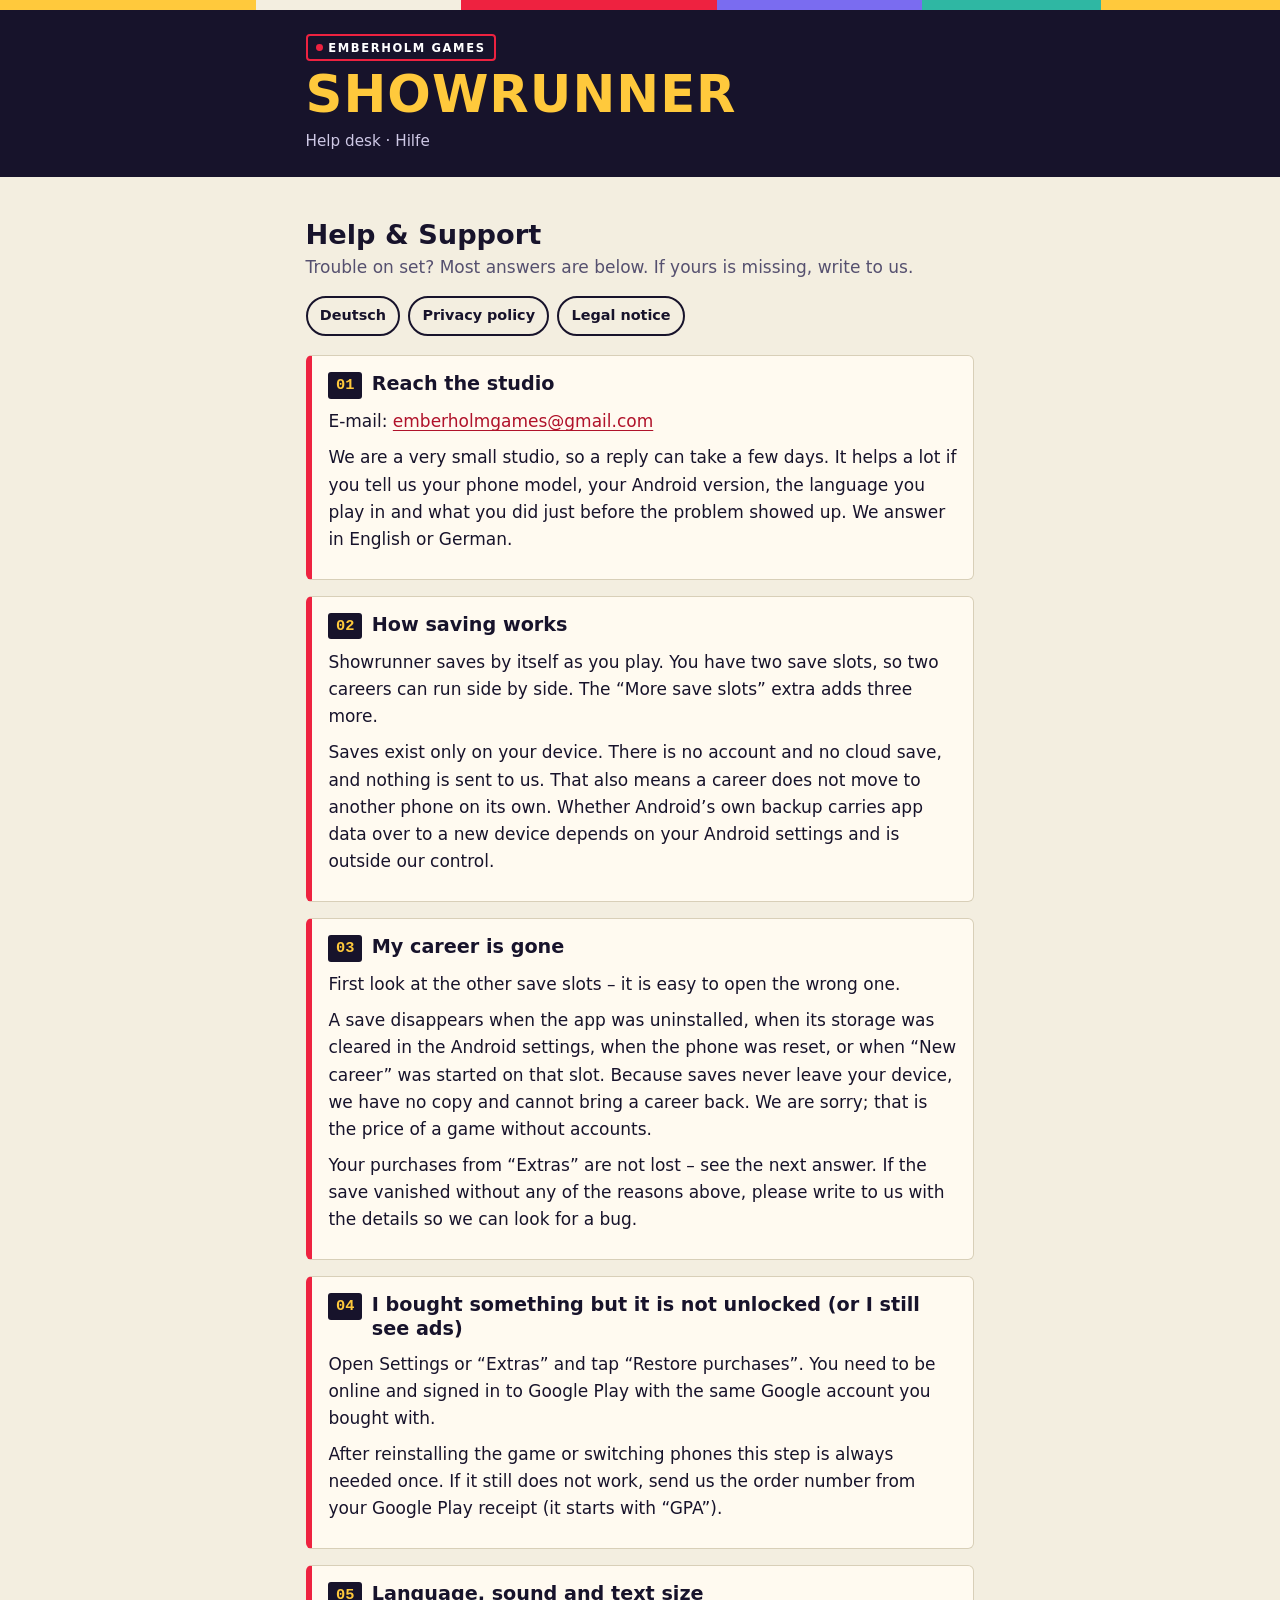
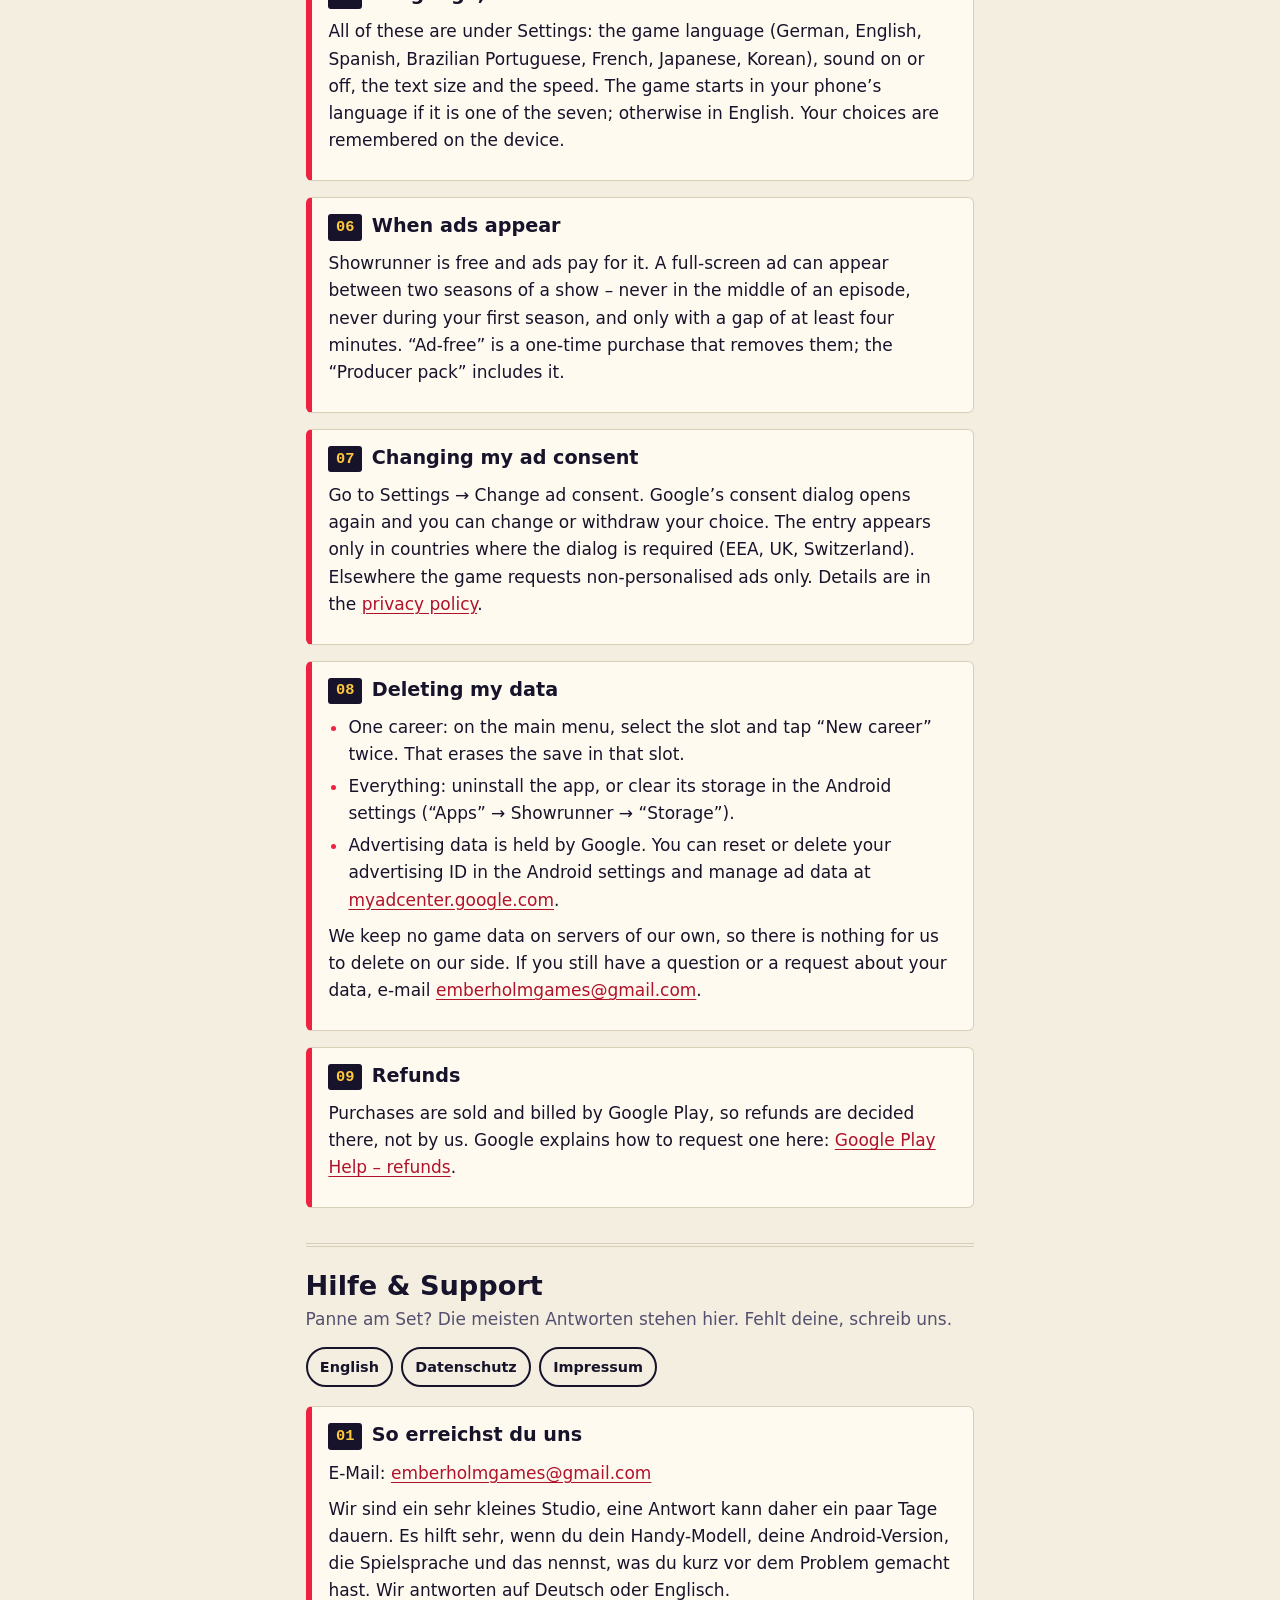
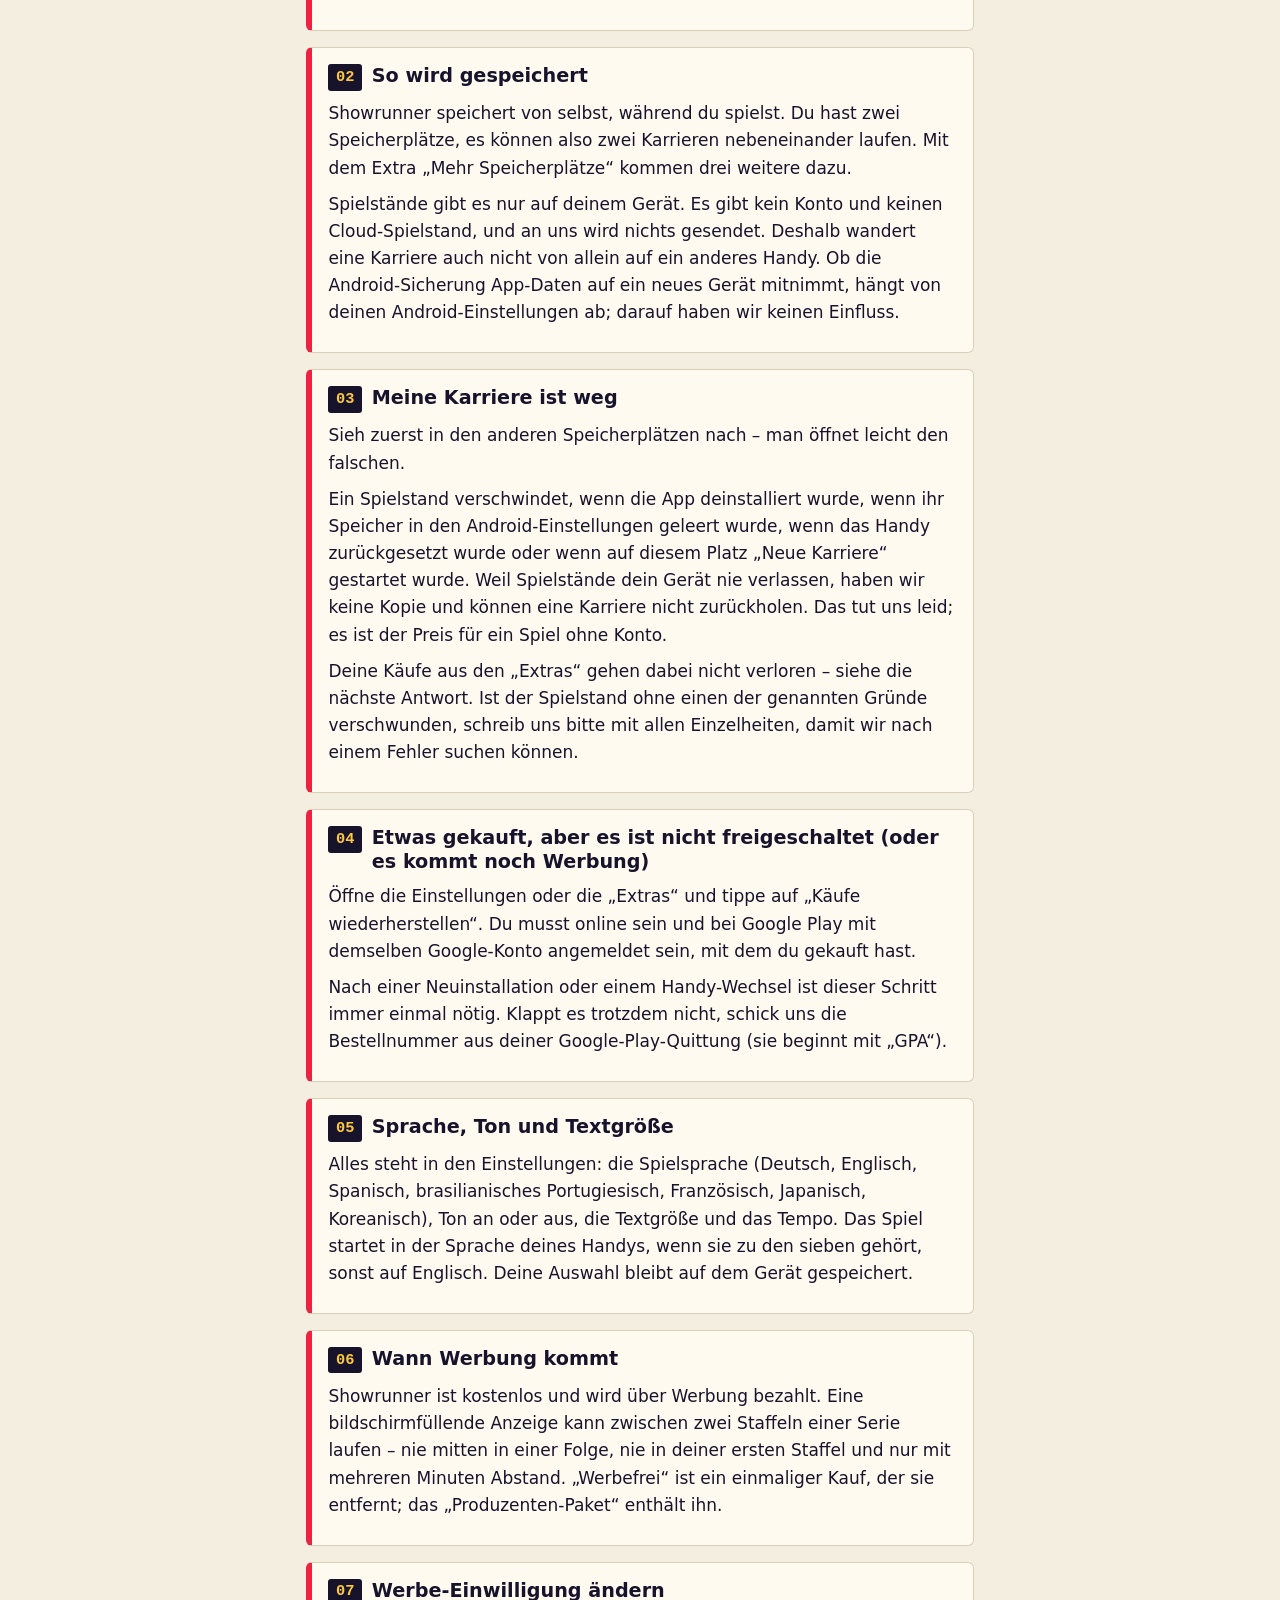
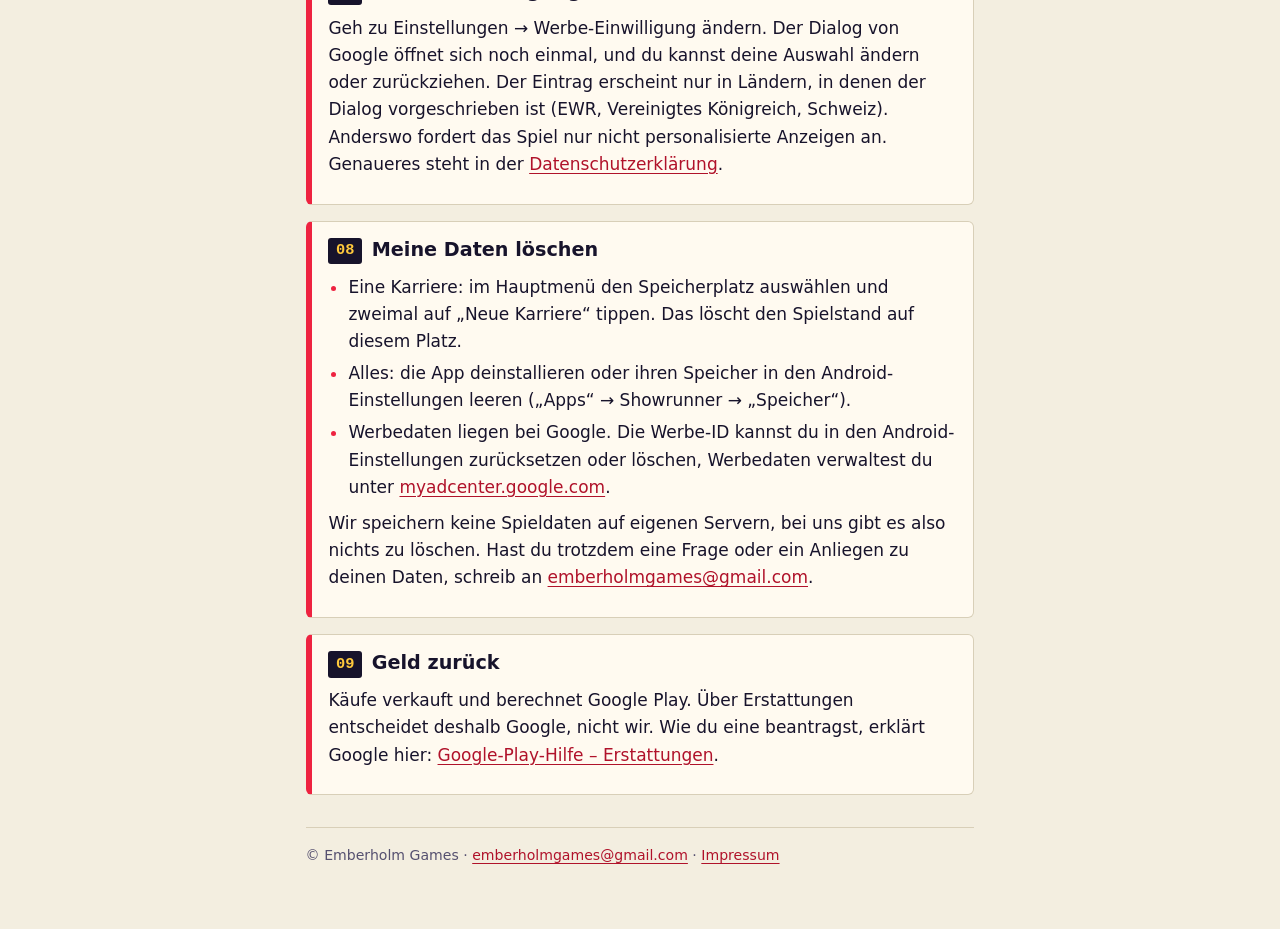
<file: showrunner/support.html>
<!DOCTYPE html>
<!-- ENTWURF / DRAFT – vor der Veröffentlichung prüfen (lassen): Angaben zum Verantwortlichen, Knopf-Beschriftungen im Spiel, Werbe- und Kaufverhalten der fertigen App. Please review before release. -->
<!-- Erzeugt mit tools/build-legal.js – nicht von Hand ändern. -->
<html lang="en">
<head>
<meta charset="utf-8">
<meta name="viewport" content="width=device-width, initial-scale=1">
<meta name="color-scheme" content="light dark">
<meta name="description" content="Help, contact and answers for the game Showrunner by Emberholm Games. Hilfe auf Deutsch weiter unten.">
<title>Showrunner – Help & Support</title>
<style>
:root{
  color-scheme:light dark;
  --navy:#17132b;--yellow:#ffc93c;--red:#ee2240;
  --bg:#f3eee0;--card:#fffaf0;--ink:#17132b;--quiet:#55506f;--rule:#d8cfb8;
  --link:#b0122a;--cue-bg:#fff0bf;--cue-ink:#3a2c00;--chip:#17132b;--chip-ink:#ffc93c;
}
@media (prefers-color-scheme:dark){
  :root{
    --bg:#17132b;--card:#201a3c;--ink:#f3eee0;--quiet:#b7b1cf;--rule:#3b3364;
    --link:#ffc93c;--cue-bg:#2b2450;--cue-ink:#ffe08a;--chip:#ffc93c;--chip-ink:#17132b;
  }
}
*{box-sizing:border-box}
html{-webkit-text-size-adjust:100%;text-size-adjust:100%;scroll-behavior:smooth}
body{margin:0;background:var(--bg);color:var(--ink);
  font:17px/1.6 system-ui,-apple-system,"Segoe UI",Roboto,"Noto Sans","Helvetica Neue",Arial,sans-serif;
  overflow-wrap:break-word}
a{color:var(--link);text-underline-offset:.18em}
a:focus-visible{outline:3px solid var(--red);outline-offset:2px}
.mast{background:var(--navy);color:#f3eee0}
.bars{height:10px;background:linear-gradient(90deg,
  #ffc93c 0 20%,#f3eee0 20% 36%,#ee2240 36% 56%,#7a6cf0 56% 72%,#2fb7a3 72% 86%,#ffc93c 86% 100%)}
.mast-in,.wrap{max-width:44rem;margin:0 auto;padding-left:1.1rem;padding-right:1.1rem}
.mast-in{padding-top:1.4rem;padding-bottom:1.5rem}
.onair{display:inline-flex;align-items:center;gap:.5em;margin:0;padding:.2em .7em;border:2px solid var(--red);
  border-radius:4px;color:#fff;font-size:.72rem;font-weight:700;letter-spacing:.14em;text-transform:uppercase}
.onair i{width:.6em;height:.6em;border-radius:50%;background:var(--red)}
.mast h1{margin:.5rem 0 0;color:var(--yellow);font-size:clamp(2.1rem,9vw,3.2rem);line-height:1;
  font-weight:900;letter-spacing:.02em;text-transform:uppercase;font-stretch:condensed}
.mast .kicker{margin:.5rem 0 0;color:#cfc9e6;font-size:.95rem}
.wrap{padding-top:1.2rem;padding-bottom:3rem}
.lang{margin-top:2.2rem;padding-top:.4rem;border-top:4px double var(--rule)}
.lang:first-child{margin-top:0;border-top:0}
.lang>h2{margin:1rem 0 .2rem;font-size:1.7rem;line-height:1.2;font-weight:900}
.lead{margin:.2rem 0 .9rem;color:var(--quiet)}
.cuts{display:flex;flex-wrap:wrap;gap:.5rem;margin:0 0 1.2rem;padding:0;list-style:none}
.cuts a{display:inline-block;padding:.45em .85em;min-height:2.6em;border:2px solid var(--ink);border-radius:999px;
  color:var(--ink);font-size:.9rem;font-weight:700;text-decoration:none}
.cuts a:hover{background:var(--yellow);border-color:var(--yellow);color:#17132b}
.scene{margin:0 0 1rem;padding:1rem 1.05rem 1.05rem;background:var(--card);border:1px solid var(--rule);
  border-left:6px solid var(--red);border-radius:6px}
.scene h3{display:flex;align-items:flex-start;gap:.6rem;margin:0 0 .6rem;font-size:1.2rem;line-height:1.25;font-weight:800}
.slate{flex:none;min-width:2.2em;padding:.12em .35em;border-radius:3px;background:var(--chip);color:var(--chip-ink);
  font:700 .8em/1.5 ui-monospace,"SFMono-Regular",Consolas,"Liberation Mono",Menlo,monospace;text-align:center}
.scene h4{margin:1.2rem 0 .3rem;font-size:.82rem;font-weight:800;letter-spacing:.1em;text-transform:uppercase;color:var(--quiet)}
.scene p{margin:.55rem 0}
.scene ul{margin:.55rem 0;padding-left:1.25rem}
.scene li{margin:.3rem 0}
.scene li::marker{color:var(--red)}
.cue{padding:.6rem .8rem;border-radius:4px;background:var(--cue-bg);color:var(--cue-ink);font-size:.93rem}
.sheet{margin:.6rem 0;display:grid;grid-template-columns:minmax(5.5rem,auto) 1fr;gap:.25rem .9rem}
.sheet dt{color:var(--quiet);font-size:.82rem;font-weight:700;letter-spacing:.06em;text-transform:uppercase;padding-top:.2em}
.sheet dd{margin:0}
.credits{margin-top:2rem;padding-top:1rem;border-top:1px solid var(--rule);color:var(--quiet);font-size:.88rem}
@media (max-width:22rem){.sheet{grid-template-columns:1fr}.scene{padding:.85rem .8rem}}
@media (prefers-reduced-motion:reduce){html{scroll-behavior:auto}}
@media print{.mast{background:none;color:#000}.mast h1{color:#000}.bars,.cuts{display:none}.scene{break-inside:avoid;border-left-width:1px}}
</style>
</head>
<body>
<header class="mast">
<div class="bars" aria-hidden="true"></div>
<div class="mast-in">
<p class="onair"><i aria-hidden="true"></i>Emberholm Games</p>
<h1>Showrunner</h1>
<p class="kicker">Help desk · Hilfe</p>
</div>
</header>
<main class="wrap">
<article class="lang" id="en">
<h2>Help & Support</h2>
<p class="lead">Trouble on set? Most answers are below. If yours is missing, write to us.</p>
<ul class="cuts">
  <li><a href="#de">Deutsch</a></li>
  <li><a href="datenschutz-android.html#en">Privacy policy</a></li>
  <li><a href="https://emberholmgames.github.io/impressum.html">Legal notice</a></li>
</ul>

<section class="scene" id="contact">
<h3><span class="slate" aria-hidden="true">01</span><span>Reach the studio</span></h3>
<p>E-mail: <a href="mailto:emberholmgames@gmail.com">emberholmgames@gmail.com</a></p>
<p>We are a very small studio, so a reply can take a few days. It helps a lot if you tell us your phone model, your Android version, the language you play in and what you did just before the problem showed up. We answer in English or German.</p>
</section>

<section class="scene" id="saves">
<h3><span class="slate" aria-hidden="true">02</span><span>How saving works</span></h3>
<p>Showrunner saves by itself as you play. You have two save slots, so two careers can run side by side. The “More save slots” extra adds three more.</p>
<p>Saves exist only on your device. There is no account and no cloud save, and nothing is sent to us. That also means a career does not move to another phone on its own. Whether Android’s own backup carries app data over to a new device depends on your Android settings and is outside our control.</p>
</section>

<section class="scene" id="lost-save">
<h3><span class="slate" aria-hidden="true">03</span><span>My career is gone</span></h3>
<p>First look at the other save slots – it is easy to open the wrong one.</p>
<p>A save disappears when the app was uninstalled, when its storage was cleared in the Android settings, when the phone was reset, or when “New career” was started on that slot. Because saves never leave your device, we have no copy and cannot bring a career back. We are sorry; that is the price of a game without accounts.</p>
<p>Your purchases from “Extras” are not lost – see the next answer. If the save vanished without any of the reasons above, please write to us with the details so we can look for a bug.</p>
</section>

<section class="scene" id="restore">
<h3><span class="slate" aria-hidden="true">04</span><span>I bought something but it is not unlocked (or I still see ads)</span></h3>
<p>Open Settings or “Extras” and tap “Restore purchases”. You need to be online and signed in to Google Play with the same Google account you bought with.</p>
<p>After reinstalling the game or switching phones this step is always needed once. If it still does not work, send us the order number from your Google Play receipt (it starts with “GPA”).</p>
</section>

<section class="scene" id="settings">
<h3><span class="slate" aria-hidden="true">05</span><span>Language, sound and text size</span></h3>
<p>All of these are under Settings: the game language (German, English, Spanish, Brazilian Portuguese, French, Japanese, Korean), sound on or off, the text size and the speed. The game starts in your phone’s language if it is one of the seven; otherwise in English. Your choices are remembered on the device.</p>
</section>

<section class="scene" id="ads">
<h3><span class="slate" aria-hidden="true">06</span><span>When ads appear</span></h3>
<p>Showrunner is free and ads pay for it. A full-screen ad can appear between two seasons of a show – never in the middle of an episode, never during your first season, and only with a gap of at least four minutes. “Ad-free” is a one-time purchase that removes them; the “Producer pack” includes it.</p>
</section>

<section class="scene" id="ad-consent">
<h3><span class="slate" aria-hidden="true">07</span><span>Changing my ad consent</span></h3>
<p>Go to Settings → Change ad consent. Google’s consent dialog opens again and you can change or withdraw your choice. The entry appears only in countries where the dialog is required (EEA, UK, Switzerland). Elsewhere the game requests non-personalised ads only. Details are in the <a href="datenschutz-android.html#en">privacy policy</a>.</p>
</section>

<section class="scene" id="delete-data">
<h3><span class="slate" aria-hidden="true">08</span><span>Deleting my data</span></h3>
<ul>
  <li>One career: on the main menu, select the slot and tap “New career” twice. That erases the save in that slot.</li>
  <li>Everything: uninstall the app, or clear its storage in the Android settings (“Apps” → Showrunner → “Storage”).</li>
  <li>Advertising data is held by Google. You can reset or delete your advertising ID in the Android settings and manage ad data at <a href="https://myadcenter.google.com">myadcenter.google.com</a>.</li>
</ul>
<p>We keep no game data on servers of our own, so there is nothing for us to delete on our side. If you still have a question or a request about your data, e-mail <a href="mailto:emberholmgames@gmail.com">emberholmgames@gmail.com</a>.</p>
</section>

<section class="scene" id="refund">
<h3><span class="slate" aria-hidden="true">09</span><span>Refunds</span></h3>
<p>Purchases are sold and billed by Google Play, so refunds are decided there, not by us. Google explains how to request one here: <a href="https://support.google.com/googleplay/answer/2479637">Google Play Help – refunds</a>.</p>
</section>
</article>

<article class="lang" id="de" lang="de">
<h2>Hilfe & Support</h2>
<p class="lead">Panne am Set? Die meisten Antworten stehen hier. Fehlt deine, schreib uns.</p>
<ul class="cuts">
  <li><a href="#en">English</a></li>
  <li><a href="datenschutz-android.html">Datenschutz</a></li>
  <li><a href="https://emberholmgames.github.io/impressum.html">Impressum</a></li>
</ul>

<section class="scene" id="de-kontakt">
<h3><span class="slate" aria-hidden="true">01</span><span>So erreichst du uns</span></h3>
<p>E-Mail: <a href="mailto:emberholmgames@gmail.com">emberholmgames@gmail.com</a></p>
<p>Wir sind ein sehr kleines Studio, eine Antwort kann daher ein paar Tage dauern. Es hilft sehr, wenn du dein Handy-Modell, deine Android-Version, die Spielsprache und das nennst, was du kurz vor dem Problem gemacht hast. Wir antworten auf Deutsch oder Englisch.</p>
</section>

<section class="scene" id="de-speichern">
<h3><span class="slate" aria-hidden="true">02</span><span>So wird gespeichert</span></h3>
<p>Showrunner speichert von selbst, während du spielst. Du hast zwei Speicherplätze, es können also zwei Karrieren nebeneinander laufen. Mit dem Extra „Mehr Speicherplätze“ kommen drei weitere dazu.</p>
<p>Spielstände gibt es nur auf deinem Gerät. Es gibt kein Konto und keinen Cloud-Spielstand, und an uns wird nichts gesendet. Deshalb wandert eine Karriere auch nicht von allein auf ein anderes Handy. Ob die Android-Sicherung App-Daten auf ein neues Gerät mitnimmt, hängt von deinen Android-Einstellungen ab; darauf haben wir keinen Einfluss.</p>
</section>

<section class="scene" id="de-verloren">
<h3><span class="slate" aria-hidden="true">03</span><span>Meine Karriere ist weg</span></h3>
<p>Sieh zuerst in den anderen Speicherplätzen nach – man öffnet leicht den falschen.</p>
<p>Ein Spielstand verschwindet, wenn die App deinstalliert wurde, wenn ihr Speicher in den Android-Einstellungen geleert wurde, wenn das Handy zurückgesetzt wurde oder wenn auf diesem Platz „Neue Karriere“ gestartet wurde. Weil Spielstände dein Gerät nie verlassen, haben wir keine Kopie und können eine Karriere nicht zurückholen. Das tut uns leid; es ist der Preis für ein Spiel ohne Konto.</p>
<p>Deine Käufe aus den „Extras“ gehen dabei nicht verloren – siehe die nächste Antwort. Ist der Spielstand ohne einen der genannten Gründe verschwunden, schreib uns bitte mit allen Einzelheiten, damit wir nach einem Fehler suchen können.</p>
</section>

<section class="scene" id="de-kauf">
<h3><span class="slate" aria-hidden="true">04</span><span>Etwas gekauft, aber es ist nicht freigeschaltet (oder es kommt noch Werbung)</span></h3>
<p>Öffne die Einstellungen oder die „Extras“ und tippe auf „Käufe wiederherstellen“. Du musst online sein und bei Google Play mit demselben Google-Konto angemeldet sein, mit dem du gekauft hast.</p>
<p>Nach einer Neuinstallation oder einem Handy-Wechsel ist dieser Schritt immer einmal nötig. Klappt es trotzdem nicht, schick uns die Bestellnummer aus deiner Google-Play-Quittung (sie beginnt mit „GPA“).</p>
</section>

<section class="scene" id="de-einstellungen">
<h3><span class="slate" aria-hidden="true">05</span><span>Sprache, Ton und Textgröße</span></h3>
<p>Alles steht in den Einstellungen: die Spielsprache (Deutsch, Englisch, Spanisch, brasilianisches Portugiesisch, Französisch, Japanisch, Koreanisch), Ton an oder aus, die Textgröße und das Tempo. Das Spiel startet in der Sprache deines Handys, wenn sie zu den sieben gehört, sonst auf Englisch. Deine Auswahl bleibt auf dem Gerät gespeichert.</p>
</section>

<section class="scene" id="de-werbung">
<h3><span class="slate" aria-hidden="true">06</span><span>Wann Werbung kommt</span></h3>
<p>Showrunner ist kostenlos und wird über Werbung bezahlt. Eine bildschirmfüllende Anzeige kann zwischen zwei Staffeln einer Serie laufen – nie mitten in einer Folge, nie in deiner ersten Staffel und nur mit mehreren Minuten Abstand. „Werbefrei“ ist ein einmaliger Kauf, der sie entfernt; das „Produzenten-Paket“ enthält ihn.</p>
</section>

<section class="scene" id="de-einwilligung">
<h3><span class="slate" aria-hidden="true">07</span><span>Werbe-Einwilligung ändern</span></h3>
<p>Geh zu Einstellungen → Werbe-Einwilligung ändern. Der Dialog von Google öffnet sich noch einmal, und du kannst deine Auswahl ändern oder zurückziehen. Der Eintrag erscheint nur in Ländern, in denen der Dialog vorgeschrieben ist (EWR, Vereinigtes Königreich, Schweiz). Anderswo fordert das Spiel nur nicht personalisierte Anzeigen an. Genaueres steht in der <a href="datenschutz-android.html">Datenschutzerklärung</a>.</p>
</section>

<section class="scene" id="de-loeschen">
<h3><span class="slate" aria-hidden="true">08</span><span>Meine Daten löschen</span></h3>
<ul>
  <li>Eine Karriere: im Hauptmenü den Speicherplatz auswählen und zweimal auf „Neue Karriere“ tippen. Das löscht den Spielstand auf diesem Platz.</li>
  <li>Alles: die App deinstallieren oder ihren Speicher in den Android-Einstellungen leeren („Apps“ → Showrunner → „Speicher“).</li>
  <li>Werbedaten liegen bei Google. Die Werbe-ID kannst du in den Android-Einstellungen zurücksetzen oder löschen, Werbedaten verwaltest du unter <a href="https://myadcenter.google.com">myadcenter.google.com</a>.</li>
</ul>
<p>Wir speichern keine Spieldaten auf eigenen Servern, bei uns gibt es also nichts zu löschen. Hast du trotzdem eine Frage oder ein Anliegen zu deinen Daten, schreib an <a href="mailto:emberholmgames@gmail.com">emberholmgames@gmail.com</a>.</p>
</section>

<section class="scene" id="de-erstattung">
<h3><span class="slate" aria-hidden="true">09</span><span>Geld zurück</span></h3>
<p>Käufe verkauft und berechnet Google Play. Über Erstattungen entscheidet deshalb Google, nicht wir. Wie du eine beantragst, erklärt Google hier: <a href="https://support.google.com/googleplay/answer/2479637">Google-Play-Hilfe – Erstattungen</a>.</p>
</section>
</article>

<p class="credits">© Emberholm Games · <a href="mailto:emberholmgames@gmail.com">emberholmgames@gmail.com</a> · <a href="https://emberholmgames.github.io/impressum.html">Impressum</a></p>
</main>
</body>
</html>
</file>
<file: stil.css>
:root { --bg:#070b18; --card:#0e1528; --ink:#e8e2d2; --dim:#a9b0c2; --gold:#e8c27a; --line:#26304a; color-scheme:dark; }
* { box-sizing:border-box; }
body { margin:0; background:var(--bg); color:var(--ink); font:16px/1.6 -apple-system, BlinkMacSystemFont, "Segoe UI", Roboto, sans-serif; }
main { max-width:860px; margin:0 auto; padding:32px 16px 64px; }
header.hero { text-align:center; padding:40px 0 28px; }
header.hero h1 { font-size:40px; margin:0; }
header.hero p { margin:8px 0 0; }
h1 { color:var(--gold); font-size:28px; line-height:1.25; margin:0 0 4px; }
h2 { color:var(--gold); font-size:20px; margin:34px 0 8px; border-top:1px solid var(--line); padding-top:22px; }
h3 { font-size:19px; margin:0; }
.dim { color:var(--dim); }
a { color:var(--gold); }
nav { margin:10px 0 24px; display:flex; flex-wrap:wrap; gap:6px 18px; }
.games { display:grid; grid-template-columns:repeat(auto-fit, minmax(260px, 1fr)); gap:18px; margin-top:18px; }
.game { background:var(--card); border:1px solid var(--line); border-radius:16px; padding:20px; display:flex; flex-direction:column; gap:10px; }
.game img { width:96px; height:96px; border-radius:22px; }
.game p { margin:0; }
.btn { display:inline-block; padding:8px 16px; border:1px solid var(--gold); border-radius:999px; text-decoration:none; font-weight:600; }
.links { display:flex; flex-wrap:wrap; gap:8px 14px; font-size:14px; }
.lang { background:var(--card); border:1px solid var(--line); border-radius:12px; padding:4px 18px 18px; margin-top:28px; }
.lang h2:first-child { border:0; padding-top:10px; }
footer { margin-top:48px; border-top:1px solid var(--line); padding-top:18px; font-size:14px; text-align:center; }
footer a { margin:0 8px; }
</file>
